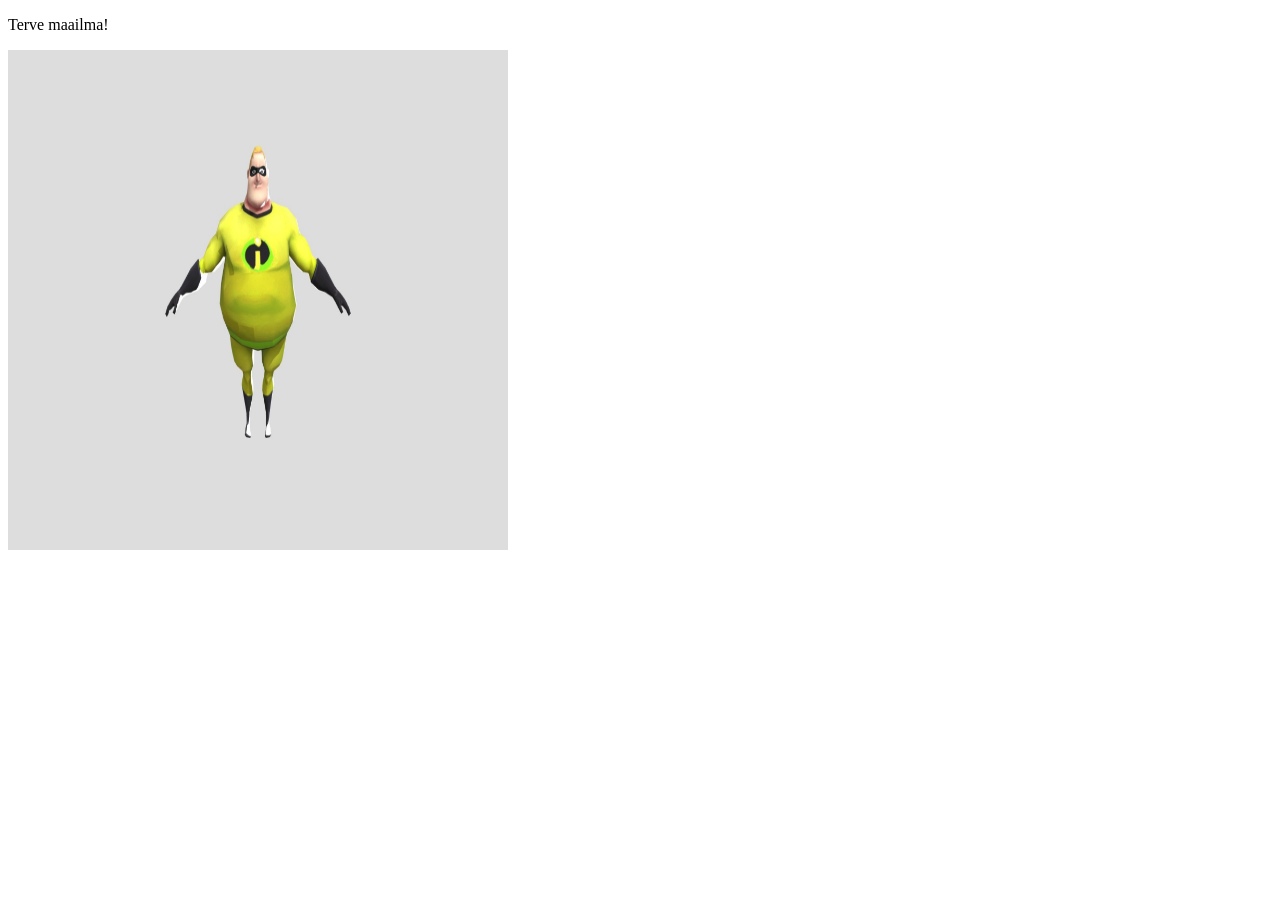
<file: demo2/index.html>
<!doctype html>
<html>
    <head>
      <title>Demo2</title>
    </head>
  <body>
    <p>Terve maailma!</p>
    <img src="gassy.jpeg" alt="incredible gassy" height="500" width="500">
  </body>
</html>
</file>
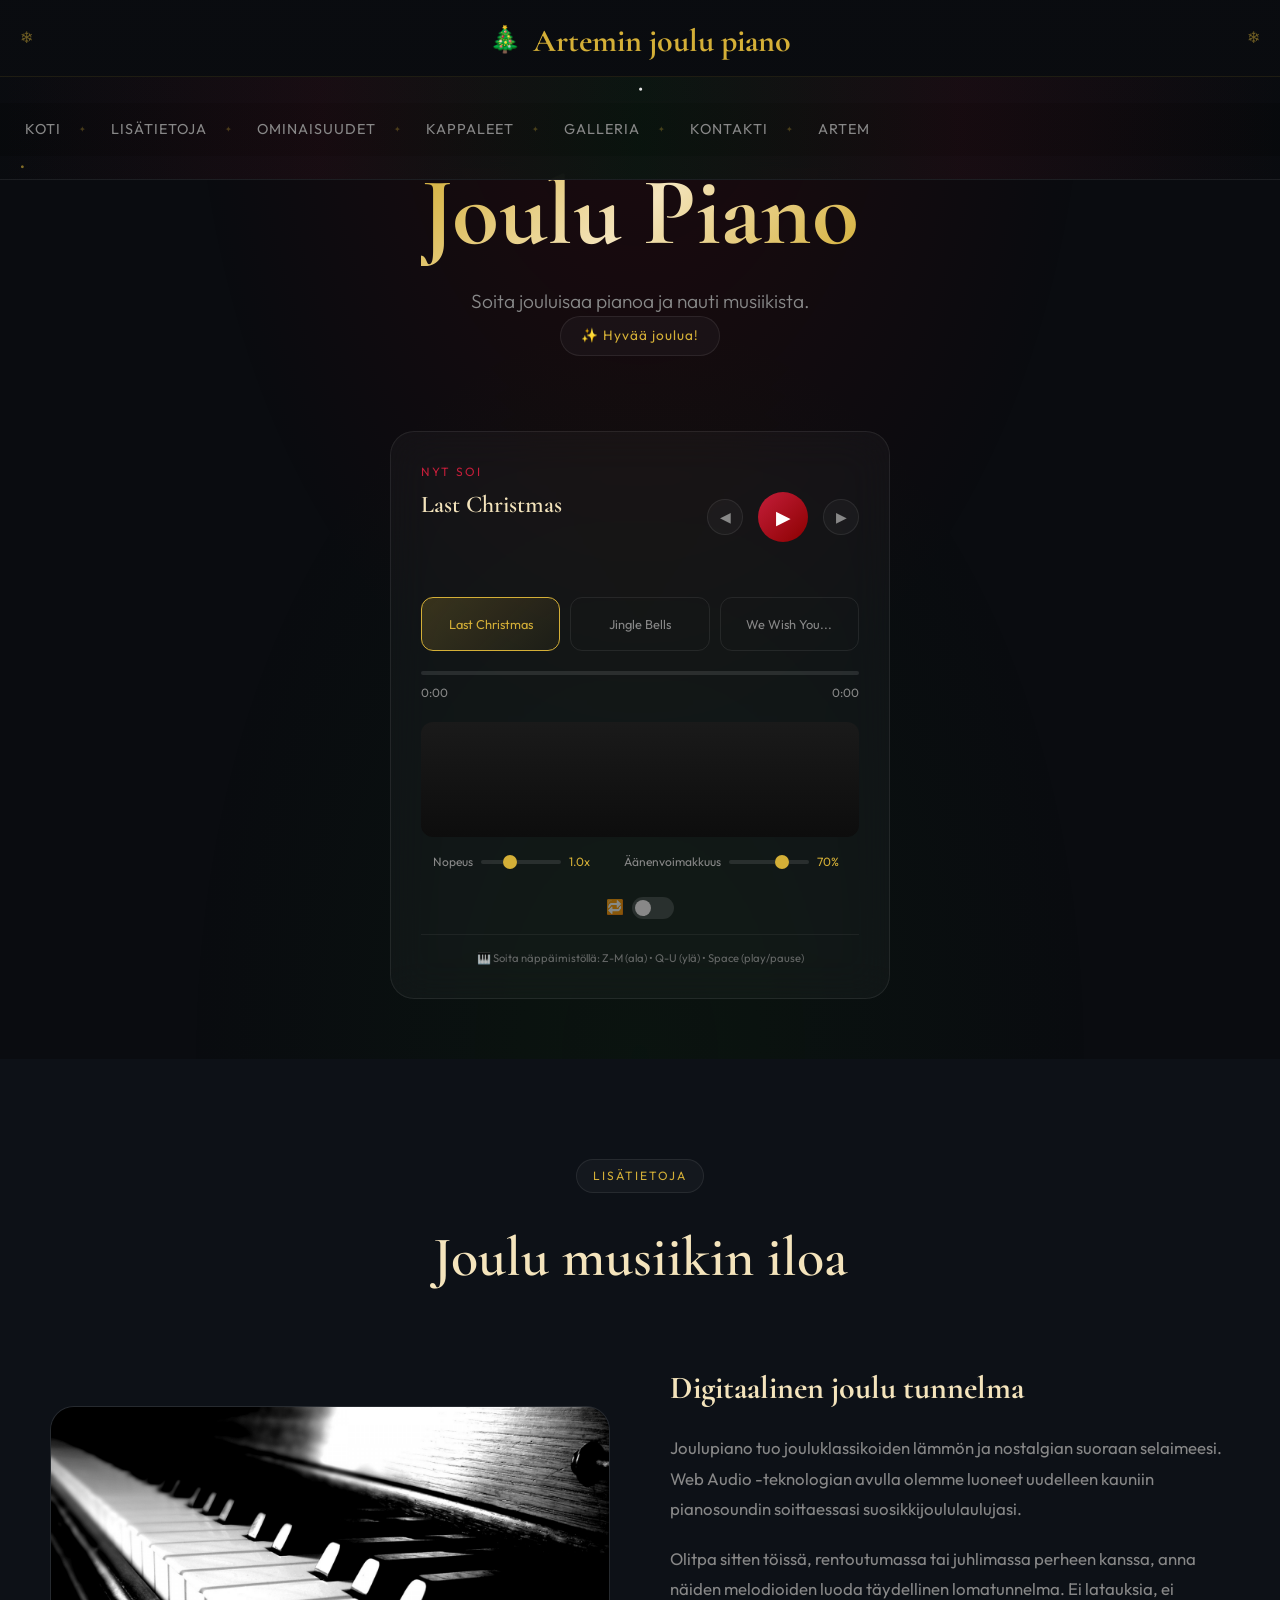
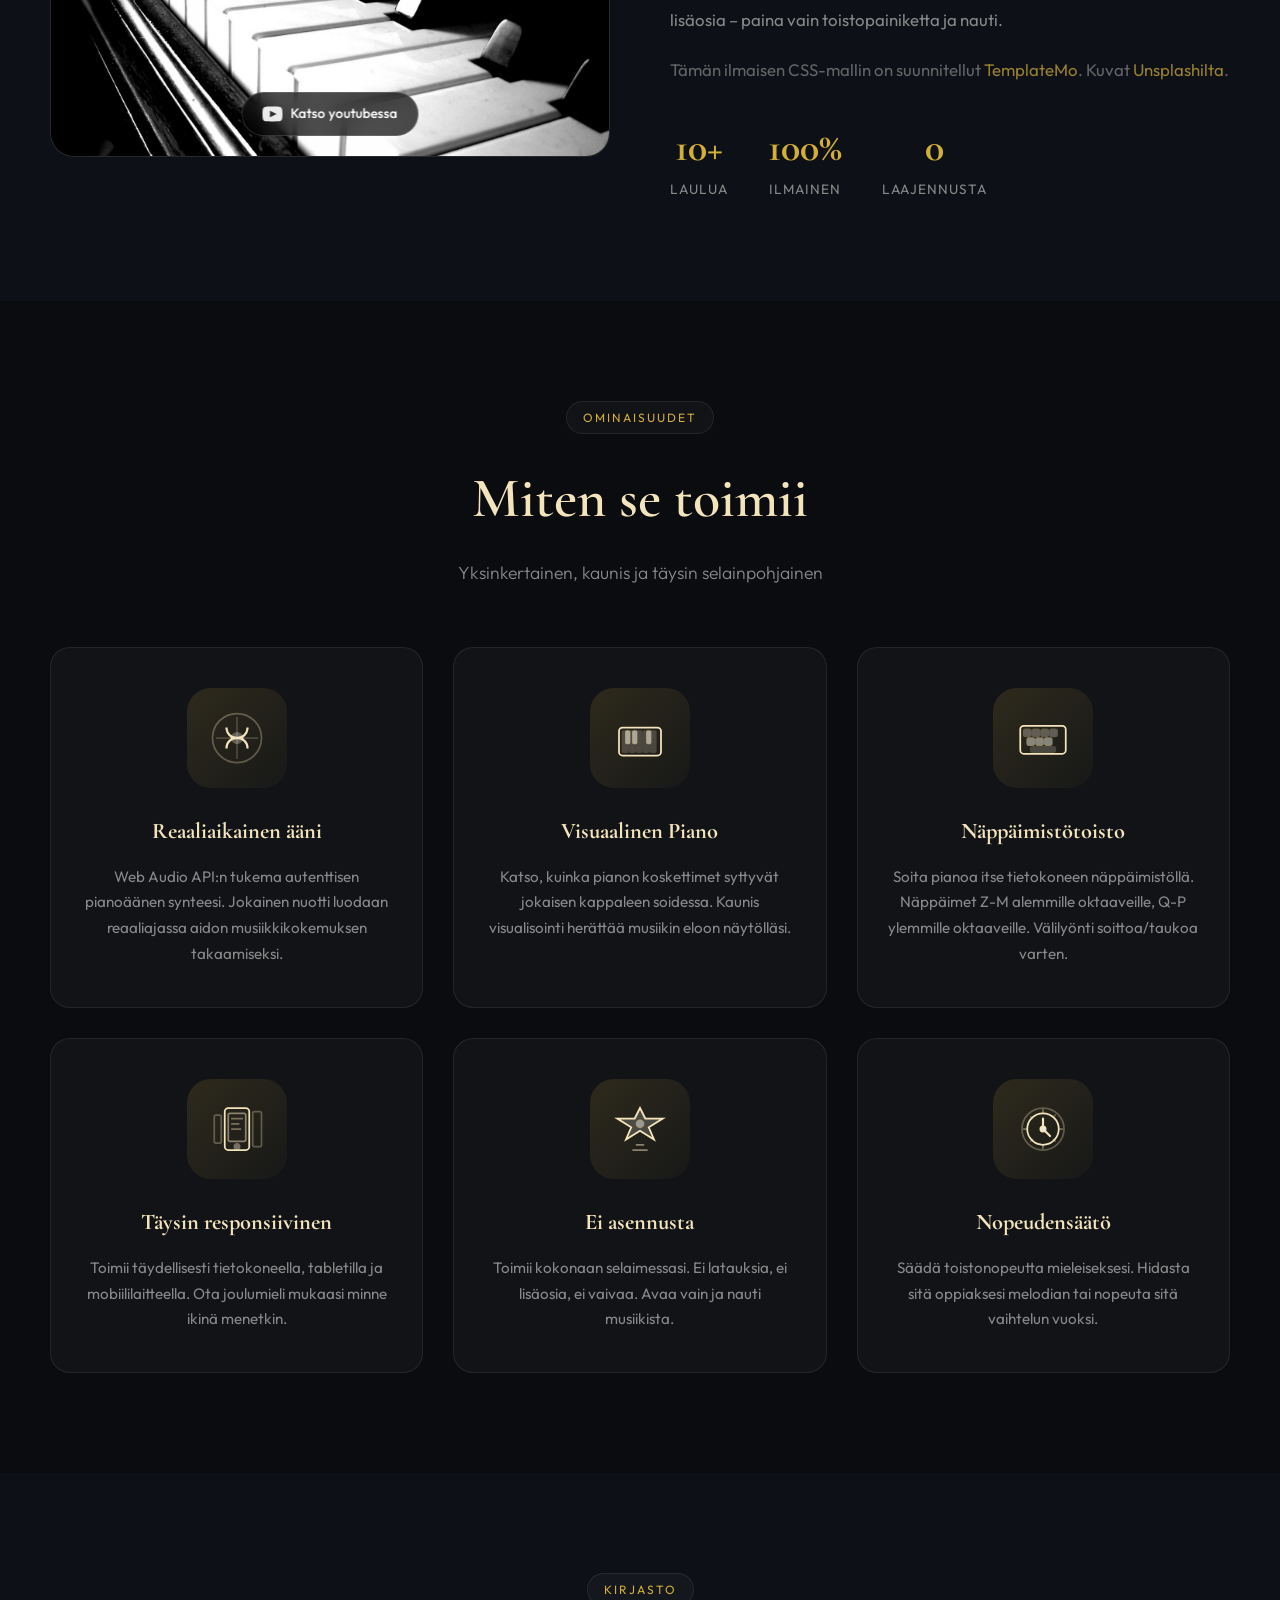
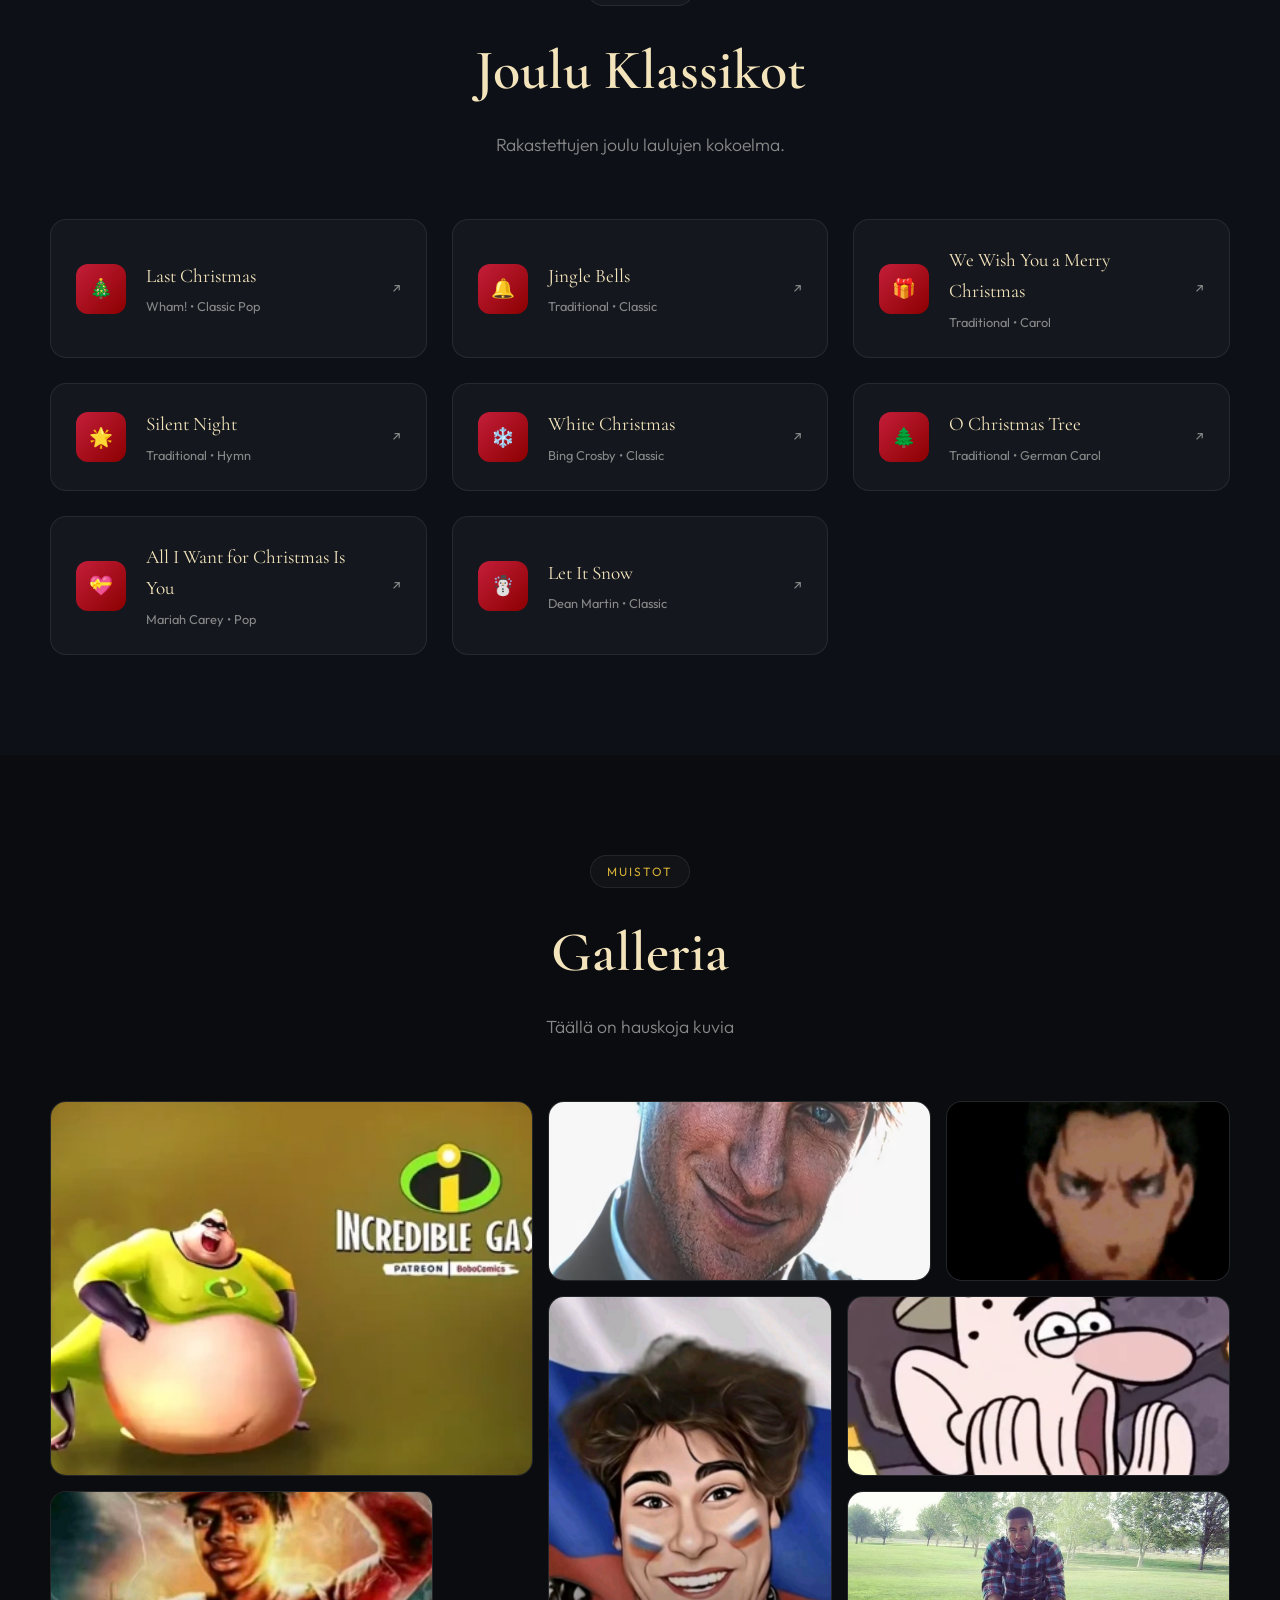
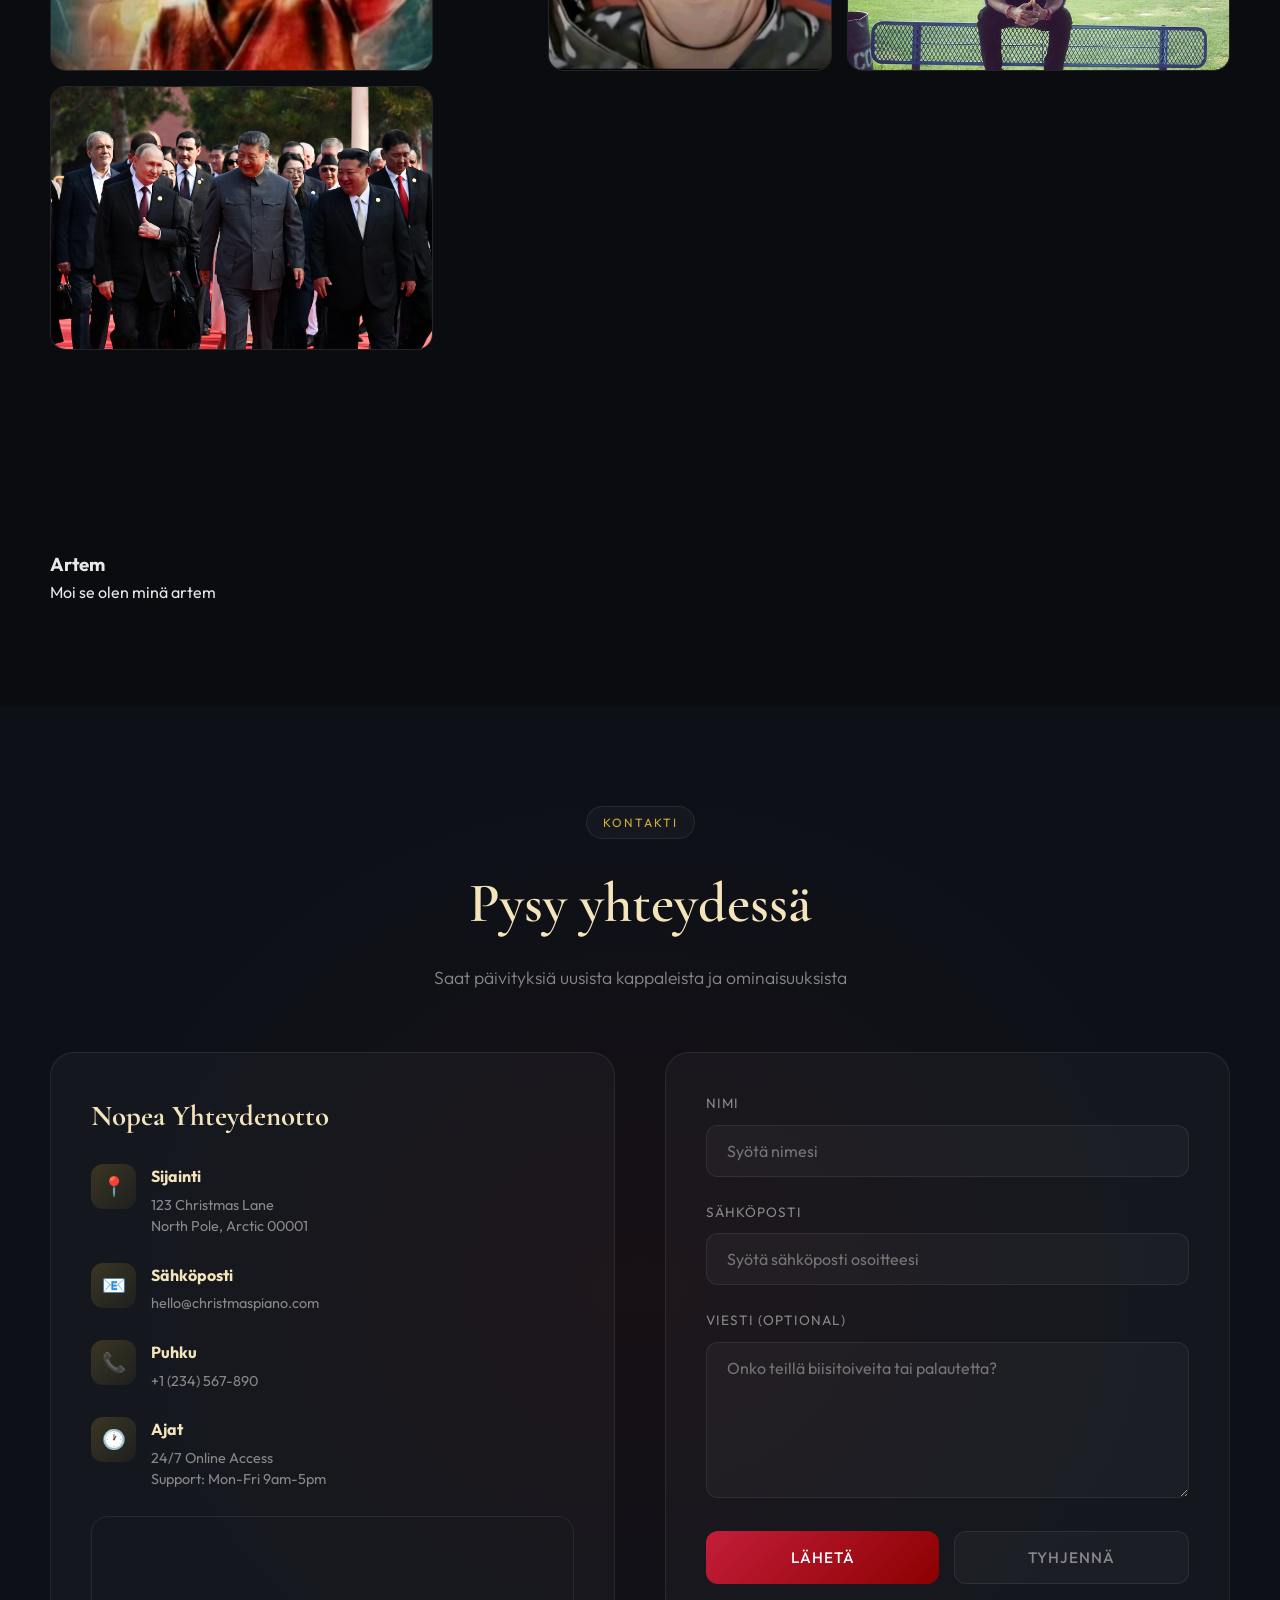
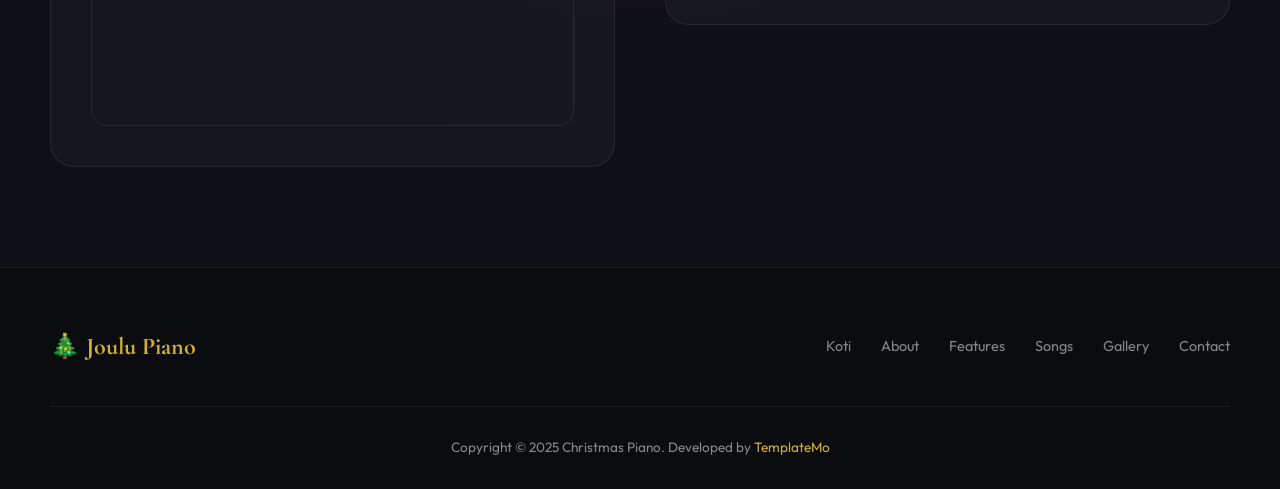
<file: demo4/index.html>
<!DOCTYPE html>
<html lang="fi">
<head>
    <meta charset="UTF-8">
    <meta name="viewport" content="width=device-width, initial-scale=1.0">
    <title>Joulu Piano
    </title>
    <link href="https://fonts.googleapis.com/css2?family=Cormorant+Garamond:wght@400;500;600;700&family=Outfit:wght@300;400;500;600&display=swap" rel="stylesheet">
    <link rel="stylesheet" href="templatemo-604-christmas-piano.css">
<!--

TemplateMo 604 Christmas Piano

https://templatemo.com/tm-604-christmas-piano

-->
</head>
<body>
    <!-- Snowflakes -->
    <div class="snowflakes" id="snowflakes"></div>

    <!-- Header -->
    <header>
        <!-- Logo Row -->
        <div class="header-logo-row">
            <a href="#hero" class="logo">
                <span class="logo-icon">🎄</span>
                Artemin joulu piano
            </a>
        </div>
        <!-- Navigation Row -->
        <div class="header-nav-row">
            <div class="nav-container">
                <span>•</span>
            </div>
            <ul class="nav-links" id="navLinks">
                <li><a href="#hero">Koti</a></li>
                <li><a href="#about">Lisätietoja</a></li>
                <li><a href="#features">Ominaisuudet</a></li>
                <li><a href="#songs">Kappaleet</a></li>
                <li><a href="#gallery">Galleria</a></li>
                <li><a href="#contact">Kontakti</a></li>
                <li><a href="#moika">Artem</a></li>
            </ul>
            <div class="nav-decor">
                <span>•</span>
            </div>
            <div class="nav-toggle" id="navToggle">
                <span></span>
                <span></span>
                <span></span>
            </div>
        </div>
    </header>

    <!-- Hero Section -->
    <section id="hero">
        <div class="hero-content">

            <h1>Joulu Piano</h1>
            <p class="hero-subtitle">Soita jouluisaa pianoa ja nauti musiikista.</p>
            <span class="hero-badge">✨ Hyvää joulua!</span>
        </div>

        <!-- Mini Piano Player -->
        <div class="mini-player">
            <div class="player-header">
                <div class="song-info">
                    <div class="now-playing">Nyt soi</div>
                    <div class="song-title" id="currentSongTitle">Last Christmas</div>
                </div>
                <div class="player-controls">
                    <button class="control-btn nav-btn" id="prevBtn">◀</button>
                    <button class="control-btn play-btn" id="playBtn">▶</button>
                    <button class="control-btn nav-btn" id="nextBtn">▶</button>
                </div>
            </div>

            <div class="song-selector">
                <button class="song-tab active" data-song="0">Last Christmas</button>
                <button class="song-tab" data-song="1">Jingle Bells</button>
                <button class="song-tab" data-song="2">We Wish You...</button>
            </div>

            <div class="progress-container">
                <div class="progress-bar" id="progressBar">
                    <div class="progress-fill" id="progressFill"></div>
                </div>
                <div class="time-display">
                    <span id="currentTime">0:00</span>
                    <span id="totalTime">0:00</span>
                </div>
            </div>

            <div class="mini-piano-container">
                <div class="mini-piano" id="miniPiano"></div>
            </div>

            <div class="player-controls-row">
                <div class="control-group">
                    <span class="control-label">Nopeus</span>
                    <input type="range" class="control-slider" id="speedSlider" min="0.5" max="2" step="0.1" value="1">
                    <span class="control-value" id="speedValue">1.0x</span>
                </div>
                <div class="control-group">
                    <span class="control-label">Äänenvoimakkuus</span>
                    <input type="range" class="control-slider" id="volumeSlider" min="0" max="1" step="0.1" value="0.7">
                    <span class="control-value" id="volumeValue">70%</span>
                </div>
                <div class="repeat-toggle" id="repeatToggle">
                    <span class="repeat-icon">🔁</span>
                    <div class="toggle-switch" id="repeatSwitch"></div>
                </div>
            </div>

            <div class="keyboard-hint">
                🎹 Soita näppäimistöllä: Z-M (ala) • Q-U (ylä) • Space (play/pause)
            </div>
        </div>
    </section>

    <!-- About Section -->
    <section id="about">
        <div class="section-header">
            <span class="section-badge">Lisätietoja</span>
            <h2>Joulu musiikin iloa</h2>
        </div>
        <div class="about-grid">
            <div class="about-media">
                <img src="images/piano.jpeg" alt="Christmas Piano">
                <a href="https://www.youtube.com/watch?v=E8gmARGvPlI" target="_blank" rel="noopener" class="youtube-btn">
                    <svg width="20" height="20" viewBox="0 0 24 24" fill="currentColor">
                        <path d="M19.615 3.184c-3.604-.246-11.631-.245-15.23 0-3.897.266-4.356 2.62-4.385 8.816.029 6.185.484 8.549 4.385 8.816 3.6.245 11.626.246 15.23 0 3.897-.266 4.356-2.62 4.385-8.816-.029-6.185-.484-8.549-4.385-8.816zm-10.615 12.816v-8l8 3.993-8 4.007z" />
                    </svg>
                    Katso youtubessa
                </a>
            </div>
            <div class="about-content">
                <h3>Digitaalinen joulu tunnelma</h3>
                <p>Joulupiano tuo jouluklassikoiden lämmön ja nostalgian suoraan selaimeesi. Web Audio -teknologian avulla olemme luoneet uudelleen kauniin pianosoundin soittaessasi suosikkijoululaulujasi.</p>
                <p>Olitpa sitten töissä, rentoutumassa tai juhlimassa perheen kanssa, anna näiden melodioiden luoda täydellinen lomatunnelma. Ei latauksia, ei lisäosia – paina vain toistopainiketta ja nauti.</p>
                <p class="about-credits">Tämän ilmaisen CSS-mallin on suunnitellut <a href="https://templatemo.com" target="_blank" rel="nofollow noopener">TemplateMo</a>. Kuvat <a href="https://unsplash.com" target="_blank" rel="nofollow noopener">Unsplashilta</a>.</p>
                <div class="about-stats">
                    <div class="stat">
                        <div class="stat-number">10+</div>
                        <div class="stat-label">Laulua</div>
                    </div>
                    <div class="stat">
                        <div class="stat-number">100%</div>
                        <div class="stat-label">Ilmainen</div>
                    </div>
                    <div class="stat">
                        <div class="stat-number">0</div>
                        <div class="stat-label">Laajennusta</div>
                    </div>
                </div>
            </div>
        </div>
    </section>

    <!-- Features Section -->
    <section id="features">
        <div class="section-header">
            <span class="section-badge">Ominaisuudet</span>
            <h2>Miten se toimii</h2>
            <p class="section-desc">Yksinkertainen, kaunis ja täysin selainpohjainen</p>
        </div>
        <div class="features-grid">
            <div class="feature-card">
                <div class="feature-icon">
                    <svg viewBox="0 0 64 64" fill="none" stroke="currentColor" stroke-width="2">
                        <circle cx="32" cy="32" r="28" stroke-opacity="0.3" />
                        <path d="M32 8v48M8 32h48" stroke-opacity="0.2" />
                        <path d="M20 20c0 8 6 12 12 12s12-4 12-12" stroke-width="2.5" />
                        <path d="M20 44c0-8 6-12 12-12s12 4 12 12" stroke-width="2.5" />
                        <circle cx="32" cy="32" r="6" fill="currentColor" opacity="0.3" />
                        <path d="M26 32h12" stroke-width="3" stroke-linecap="round" />
                    </svg>
                </div>
                <h3>Reaaliaikainen ääni</h3>
                <p>Web Audio API:n tukema autenttisen pianoäänen synteesi. Jokainen nuotti luodaan reaaliajassa aidon musiikkikokemuksen takaamiseksi.</p>
            </div>
            <div class="feature-card">
                <div class="feature-icon">
                    <svg viewBox="0 0 64 64" fill="none" stroke="currentColor" stroke-width="2">
                        <rect x="8" y="20" width="48" height="32" rx="4" stroke-width="2" />
                        <rect x="12" y="24" width="6" height="24" rx="1" fill="currentColor" opacity="0.2" />
                        <rect x="20" y="24" width="6" height="24" rx="1" fill="currentColor" opacity="0.2" />
                        <rect x="28" y="24" width="6" height="24" rx="1" fill="currentColor" opacity="0.2" />
                        <rect x="36" y="24" width="6" height="24" rx="1" fill="currentColor" opacity="0.2" />
                        <rect x="44" y="24" width="6" height="24" rx="1" fill="currentColor" opacity="0.2" />
                        <rect x="16" y="24" width="4" height="14" rx="1" fill="currentColor" opacity="0.6" />
                        <rect x="24" y="24" width="4" height="14" rx="1" fill="currentColor" opacity="0.6" />
                        <rect x="40" y="24" width="4" height="14" rx="1" fill="currentColor" opacity="0.6" />
                    </svg>
                </div>
                <h3>Visuaalinen Piano</h3>
                <p>Katso, kuinka pianon koskettimet syttyvät jokaisen kappaleen soidessa. Kaunis visualisointi herättää musiikin eloon näytölläsi.</p>
            </div>
            <div class="feature-card">
                <div class="feature-icon">
                    <svg viewBox="0 0 64 64" fill="none" stroke="currentColor" stroke-width="2">
                        <rect x="6" y="18" width="52" height="32" rx="4" />
                        <rect x="10" y="22" width="8" height="8" rx="2" fill="currentColor" opacity="0.3" />
                        <rect x="20" y="22" width="8" height="8" rx="2" fill="currentColor" opacity="0.3" />
                        <rect x="30" y="22" width="8" height="8" rx="2" fill="currentColor" opacity="0.3" />
                        <rect x="40" y="22" width="8" height="8" rx="2" fill="currentColor" opacity="0.3" />
                        <rect x="14" y="32" width="8" height="8" rx="2" fill="currentColor" opacity="0.5" />
                        <rect x="24" y="32" width="8" height="8" rx="2" fill="currentColor" opacity="0.5" />
                        <rect x="34" y="32" width="8" height="8" rx="2" fill="currentColor" opacity="0.5" />
                        <rect x="18" y="42" width="28" height="6" rx="2" fill="currentColor" opacity="0.2" />
                    </svg>
                </div>
                <h3>Näppäimistötoisto</h3>
                <p>Soita pianoa itse tietokoneen näppäimistöllä. Näppäimet Z-M alemmille oktaaveille, Q-P ylemmille oktaaveille. Välilyönti soittoa/taukoa varten.</p>
            </div>
            <div class="feature-card">
                <div class="feature-icon">
                    <svg viewBox="0 0 64 64" fill="none" stroke="currentColor" stroke-width="2">
                        <rect x="18" y="8" width="28" height="48" rx="4" />
                        <rect x="22" y="14" width="20" height="32" rx="2" stroke-opacity="0.5" />
                        <circle cx="32" cy="52" r="3" fill="currentColor" opacity="0.4" />
                        <path d="M26 20h12M26 26h8M26 32h10" stroke-opacity="0.4" stroke-linecap="round" />
                        <rect x="6" y="16" width="8" height="32" rx="2" stroke-opacity="0.3" />
                        <rect x="50" y="12" width="10" height="40" rx="2" stroke-opacity="0.3" />
                    </svg>
                </div>
                <h3>Täysin responsiivinen</h3>
                <p>Toimii täydellisesti tietokoneella, tabletilla ja mobiililaitteella. Ota joulumieli mukaasi minne ikinä menetkin.</p>
            </div>
            <div class="feature-card">
                <div class="feature-icon">
                    <svg viewBox="0 0 64 64" fill="none" stroke="currentColor" stroke-width="2">
                        <path d="M32 8L38 20H58L42 30L48 44L32 34L16 44L22 30L6 20H26L32 8Z" fill="currentColor" opacity="0.2" />
                        <path d="M32 8L38 20H58L42 30L48 44L32 34L16 44L22 30L6 20H26L32 8Z" />
                        <circle cx="32" cy="26" r="4" fill="currentColor" opacity="0.5" />
                        <path d="M28 50h8M24 56h16" stroke-linecap="round" stroke-opacity="0.5" />
                    </svg>
                </div>
                <h3>Ei asennusta</h3>
                <p>Toimii kokonaan selaimessasi. Ei latauksia, ei lisäosia, ei vaivaa. Avaa vain ja nauti musiikista.</p>
            </div>
            <div class="feature-card">
                <div class="feature-icon">
                    <svg viewBox="0 0 64 64" fill="none" stroke="currentColor" stroke-width="2">
                        <circle cx="32" cy="32" r="24" stroke-opacity="0.3" />
                        <circle cx="32" cy="32" r="18" />
                        <path d="M32 20v12l8 8" stroke-width="2.5" stroke-linecap="round" stroke-linejoin="round" />
                        <circle cx="32" cy="32" r="3" fill="currentColor" />
                        <path d="M32 10v4M32 50v4M10 32h4M50 32h4" stroke-linecap="round" stroke-opacity="0.4" />
                        <path d="M18 18l2 2M44 44l2 2M18 46l2-2M44 18l2-2" stroke-linecap="round" stroke-opacity="0.3" />
                    </svg>
                </div>
                <h3>Nopeudensäätö</h3>
                <p>Säädä toistonopeutta mieleiseksesi. Hidasta sitä oppiaksesi melodian tai nopeuta sitä vaihtelun vuoksi.</p>
            </div>
        </div>
    </section>

    <!-- Songs Section -->
    <section id="songs">
        <div class="section-header">
            <span class="section-badge">Kirjasto</span>
            <h2>Joulu Klassikot</h2>
            <p class="section-desc">Rakastettujen joulu laulujen kokoelma.</p>
        </div>
        <div class="songs-grid">
            <a href="https://www.youtube.com/watch?v=E8gmARGvPlI" target="_blank" rel="noopener" class="song-card">
                <div class="song-card-icon">🎄</div>
                <div class="song-card-info">
                    <div class="song-card-title">Last Christmas</div>
                    <div class="song-card-meta">Wham! • Classic Pop</div>
                </div>
                <div class="song-card-duration">↗</div>
            </a>
            <a href="https://www.youtube.com/results?search_query=jingle+bells+piano" target="_blank" rel="noopener" class="song-card">
                <div class="song-card-icon">🔔</div>
                <div class="song-card-info">
                    <div class="song-card-title">Jingle Bells</div>
                    <div class="song-card-meta">Traditional • Classic</div>
                </div>
                <div class="song-card-duration">↗</div>
            </a>
            <a href="https://www.youtube.com/watch?v=g-OF7KGyDis" target="_blank" rel="noopener" class="song-card">
                <div class="song-card-icon">🎁</div>
                <div class="song-card-info">
                    <div class="song-card-title">We Wish You a Merry Christmas</div>
                    <div class="song-card-meta">Traditional • Carol</div>
                </div>
                <div class="song-card-duration">↗</div>
            </a>
            <a href="https://www.youtube.com/results?search_query=silent+night+piano+instrumental" target="_blank" rel="noopener" class="song-card">
                <div class="song-card-icon">🌟</div>
                <div class="song-card-info">
                    <div class="song-card-title">Silent Night</div>
                    <div class="song-card-meta">Traditional • Hymn</div>
                </div>
                <div class="song-card-duration">↗</div>
            </a>
            <a href="https://www.youtube.com/results?search_query=white+christmas+piano" target="_blank" rel="noopener" class="song-card">
                <div class="song-card-icon">❄️</div>
                <div class="song-card-info">
                    <div class="song-card-title">White Christmas</div>
                    <div class="song-card-meta">Bing Crosby • Classic</div>
                </div>
                <div class="song-card-duration">↗</div>
            </a>
            <a href="https://www.youtube.com/results?search_query=o+christmas+tree+piano" target="_blank" rel="noopener" class="song-card">
                <div class="song-card-icon">🌲</div>
                <div class="song-card-info">
                    <div class="song-card-title">O Christmas Tree</div>
                    <div class="song-card-meta">Traditional • German Carol</div>
                </div>
                <div class="song-card-duration">↗</div>
            </a>
            <a href="https://www.youtube.com/results?search_query=all+i+want+for+christmas+is+you+piano" target="_blank" rel="noopener" class="song-card">
                <div class="song-card-icon">💝</div>
                <div class="song-card-info">
                    <div class="song-card-title">All I Want for Christmas Is You</div>
                    <div class="song-card-meta">Mariah Carey • Pop</div>
                </div>
                <div class="song-card-duration">↗</div>
            </a>
            <a href="https://www.youtube.com/results?search_query=let+it+snow+piano+instrumental" target="_blank" rel="noopener" class="song-card">
                <div class="song-card-icon">☃️</div>
                <div class="song-card-info">
                    <div class="song-card-title">Let It Snow</div>
                    <div class="song-card-meta">Dean Martin • Classic</div>
                </div>
                <div class="song-card-duration">↗</div>
            </a>
        </div>
    </section>

    <!-- Gallery Section -->
    <section id="gallery">
        <div class="section-header">
            <span class="section-badge">Muistot</span>
            <h2>Galleria</h2>
            <p class="section-desc">Täällä on hauskoja kuvia</p>
        </div>
        <div class="gallery-grid">
            <div class="gallery-item" data-index="0">
                <img src="images/gassy.png" alt="Gassy">
                <div class="gallery-icon">+</div>
            </div>
            <div class="gallery-item" data-index="1">
                <img src="images/loganpaul.png" alt="LoganPaul">
                <div class="gallery-icon">+</div>
            </div>
            <div class="gallery-item" data-index="2">
                <img src="images/subaru.jpg" alt="ok">
                <div class="gallery-icon">+</div>
            </div>
            <div class="gallery-item" data-index="3">
                <img src="images/cookieking.png" alt="Keksi Kuningas">
                <div class="gallery-icon">+</div>
            </div>
            <div class="gallery-item" data-index="4">
                <img src="images/cityboy.png" alt="Kaupunki poika">
                <div class="gallery-icon">+</div>
            </div>
            <div class="gallery-item" data-index="5">
                <img src="images/ishowspeed.jpg" alt="ishowspeed">
                <div class="gallery-icon">+</div>
            </div>
            <div class="gallery-item" data-index="6">
                <img src="images/dale.jpg" alt="ltg">
                <div class="gallery-icon">+</div>
            </div>
            <div class="gallery-item" data-index="7">
                <img src="images/boi.png" alt="thebois">
                <div class="gallery-icon">+</div>
            </div>
        </div>
    </section>
    <section id="moika">
            <h3>Artem</h3>
            <p>Moi se olen minä artem</p>
    </section>

    <!-- Contact Section -->
    <section id="contact">
        <div class="section-header">
            <span class="section-badge">Kontakti</span>
            <h2>Pysy yhteydessä</h2>
            <p class="section-desc">Saat päivityksiä uusista kappaleista ja ominaisuuksista</p>
        </div>
        <div class="contact-container">
            <!-- Contact Info Column -->
            <div class="contact-info">
                <h3>Nopea Yhteydenotto</h3>
                <div class="contact-item">
                    <div class="contact-item-icon">📍</div>
                    <div class="contact-item-content">
                        <h4>Sijainti</h4>
                        <p><a href="https://www.google.com/maps/place/New+York,+NY,+USA" target="_blank" rel="noopener">123 Christmas Lane<br>North Pole, Arctic 00001</a></p>
                    </div>
                </div>
                <div class="contact-item">
                    <div class="contact-item-icon">📧</div>
                    <div class="contact-item-content">
                        <h4>Sähköposti</h4>
                        <p><a href="mailto:hello@christmaspiano.com">hello@christmaspiano.com</a></p>
                    </div>
                </div>
                <div class="contact-item">
                    <div class="contact-item-icon">📞</div>
                    <div class="contact-item-content">
                        <h4>Puhku</h4>
                        <p><a href="tel:+1234567890">+1 (234) 567-890</a></p>
                    </div>
                </div>
                <div class="contact-item">
                    <div class="contact-item-icon">🕐</div>
                    <div class="contact-item-content">
                        <h4>Ajat</h4>
                        <p>24/7 Online Access<br>Support: Mon-Fri 9am-5pm</p>
                    </div>
                </div>
                <div class="contact-map">
                    <iframe src="https://www.google.com/maps/embed?pb=!1m18!1m12!1m3!1d387193.305935303!2d-74.25986548248684!3d40.69714941932609!2m3!1f0!2f0!3f0!3m2!1i1024!2i768!4f13.1!3m3!1m2!1s0x89c24fa5d33f083b%3A0xc80b8f06e177fe62!2sNew%20York%2C%20NY%2C%20USA!5e0!3m2!1sen!2s!4v1638561234567!5m2!1sen!2s" allowfullscreen="" loading="lazy"></iframe>
                </div>
            </div>
            <!-- Contact Form Column -->
            <form class="contact-form" id="contactForm">
                <div class="form-group">
                    <label for="name">Nimi</label>
                    <input type="text" id="name" name="name" placeholder="Syötä nimesi" required>
                </div>
                <div class="form-group">
                    <label for="email">Sähköposti</label>
                    <input type="email" id="email" name="email" placeholder="Syötä sähköposti osoitteesi" required>
                </div>
                <div class="form-group">
                    <label for="message">Viesti (Optional)</label>
                    <textarea id="message" name="message" placeholder="Onko teillä biisitoiveita tai palautetta?"></textarea>
                </div>
                <div class="form-buttons">
                    <button type="submit" class="btn btn-submit">Lähetä</button>
                    <button type="reset" class="btn btn-clear">Tyhjennä</button>
                </div>
            </form>
        </div>
    </section>

    <!-- Footer -->
    <footer>
        <div class="footer-content">
            <div class="footer-logo">🎄 Joulu Piano</div>
            <div class="footer-links">
                <a href="#hero">Koti</a>
                <a href="#about">About</a>
                <a href="#features">Features</a>
                <a href="#songs">Songs</a>
                <a href="#gallery">Gallery</a>
                <a href="#contact">Contact</a>
            </div>
        </div>
        <div class="footer-bottom">
            <p>Copyright © 2025 Christmas Piano. Developed by <a rel="nofollow" href="https://templatemo.com" target="_blank">TemplateMo</a></p>
        </div>
    </footer>

    <script src="templatemo-604-piano-scripts.js"></script>
</body>
</html>
</file>
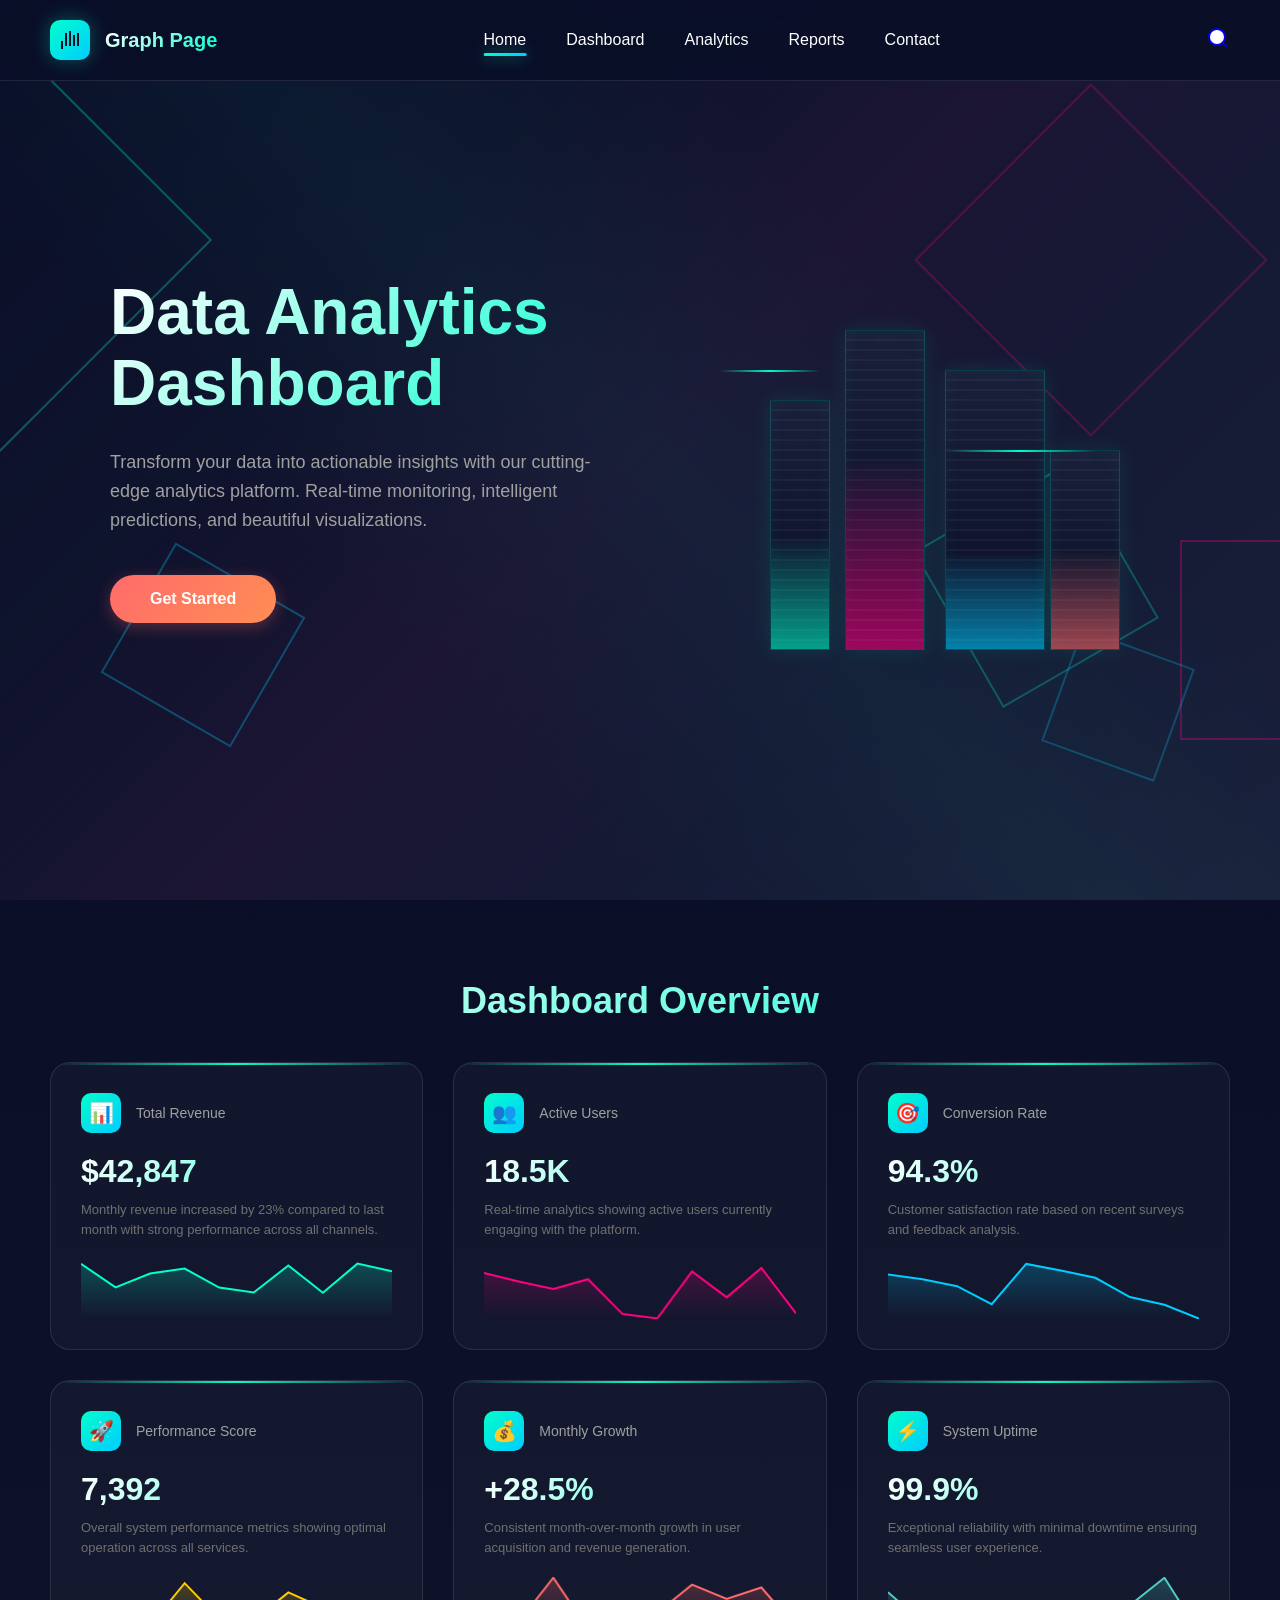
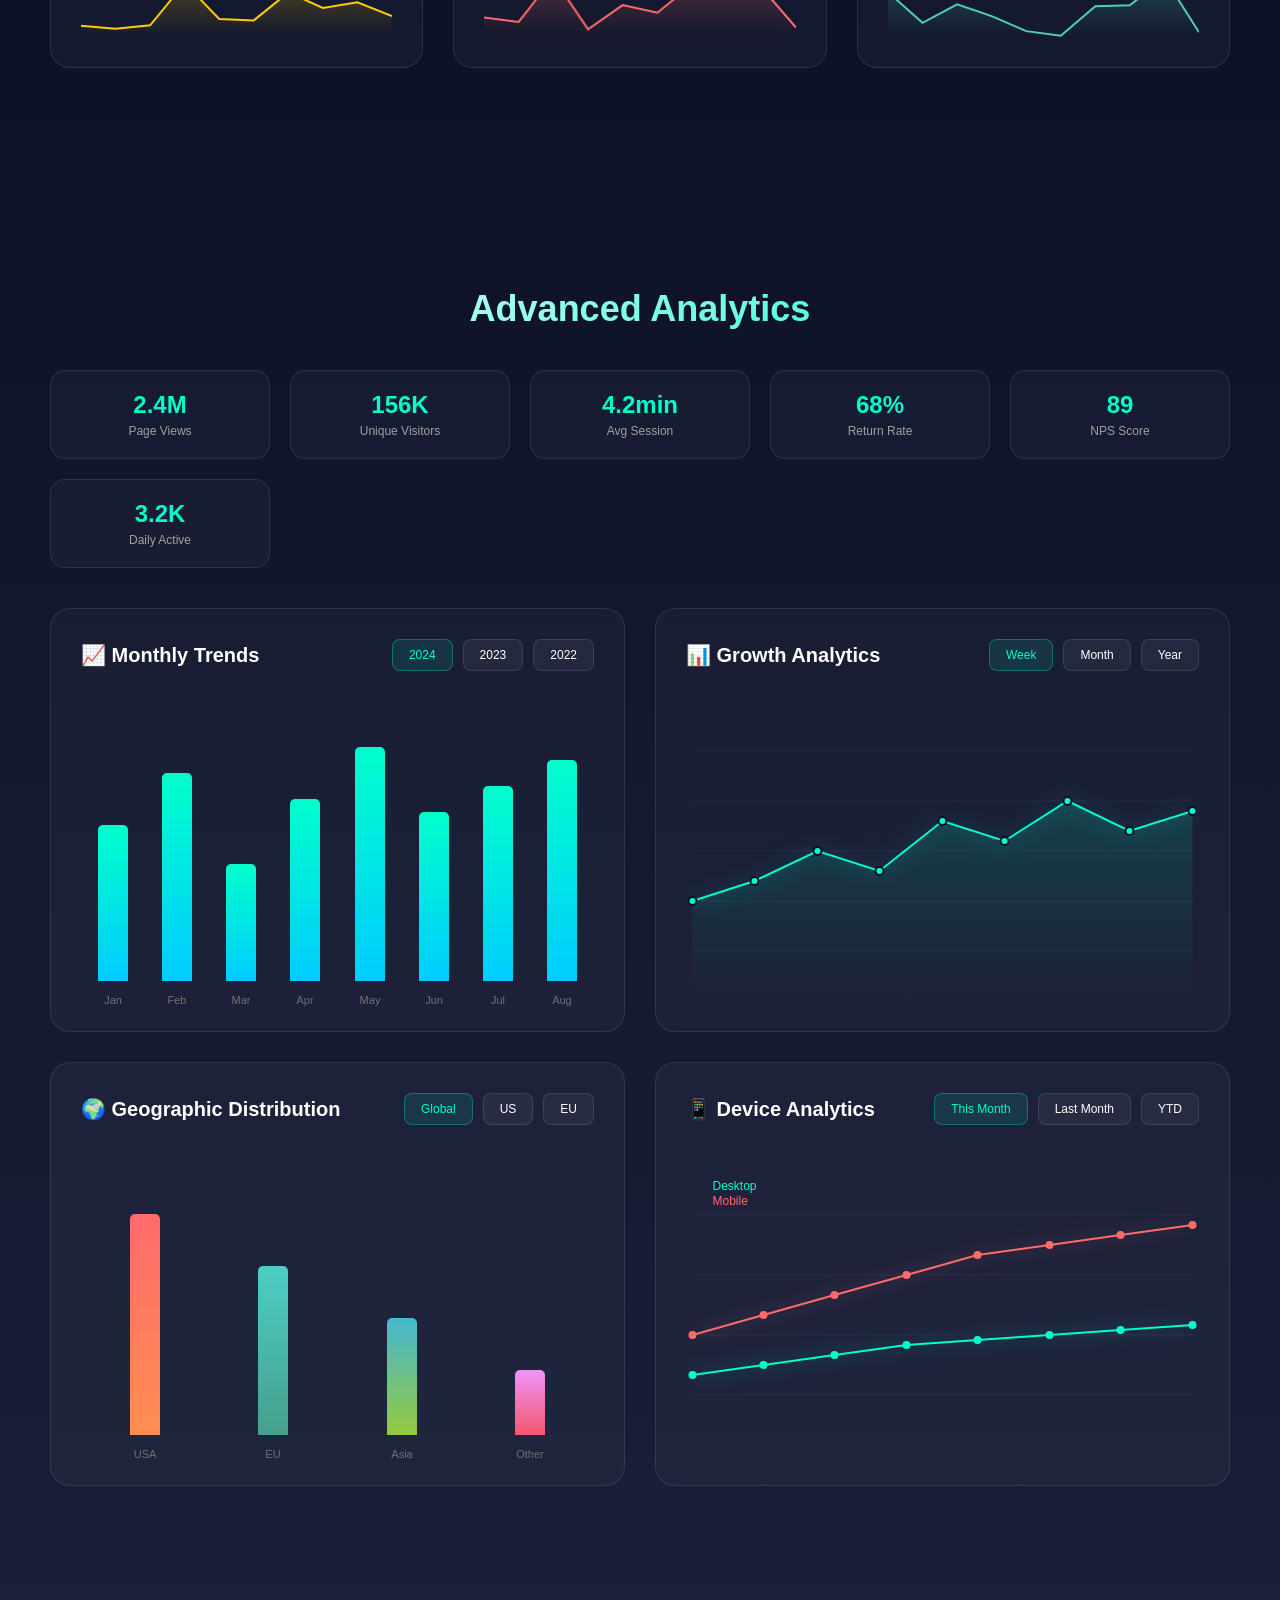
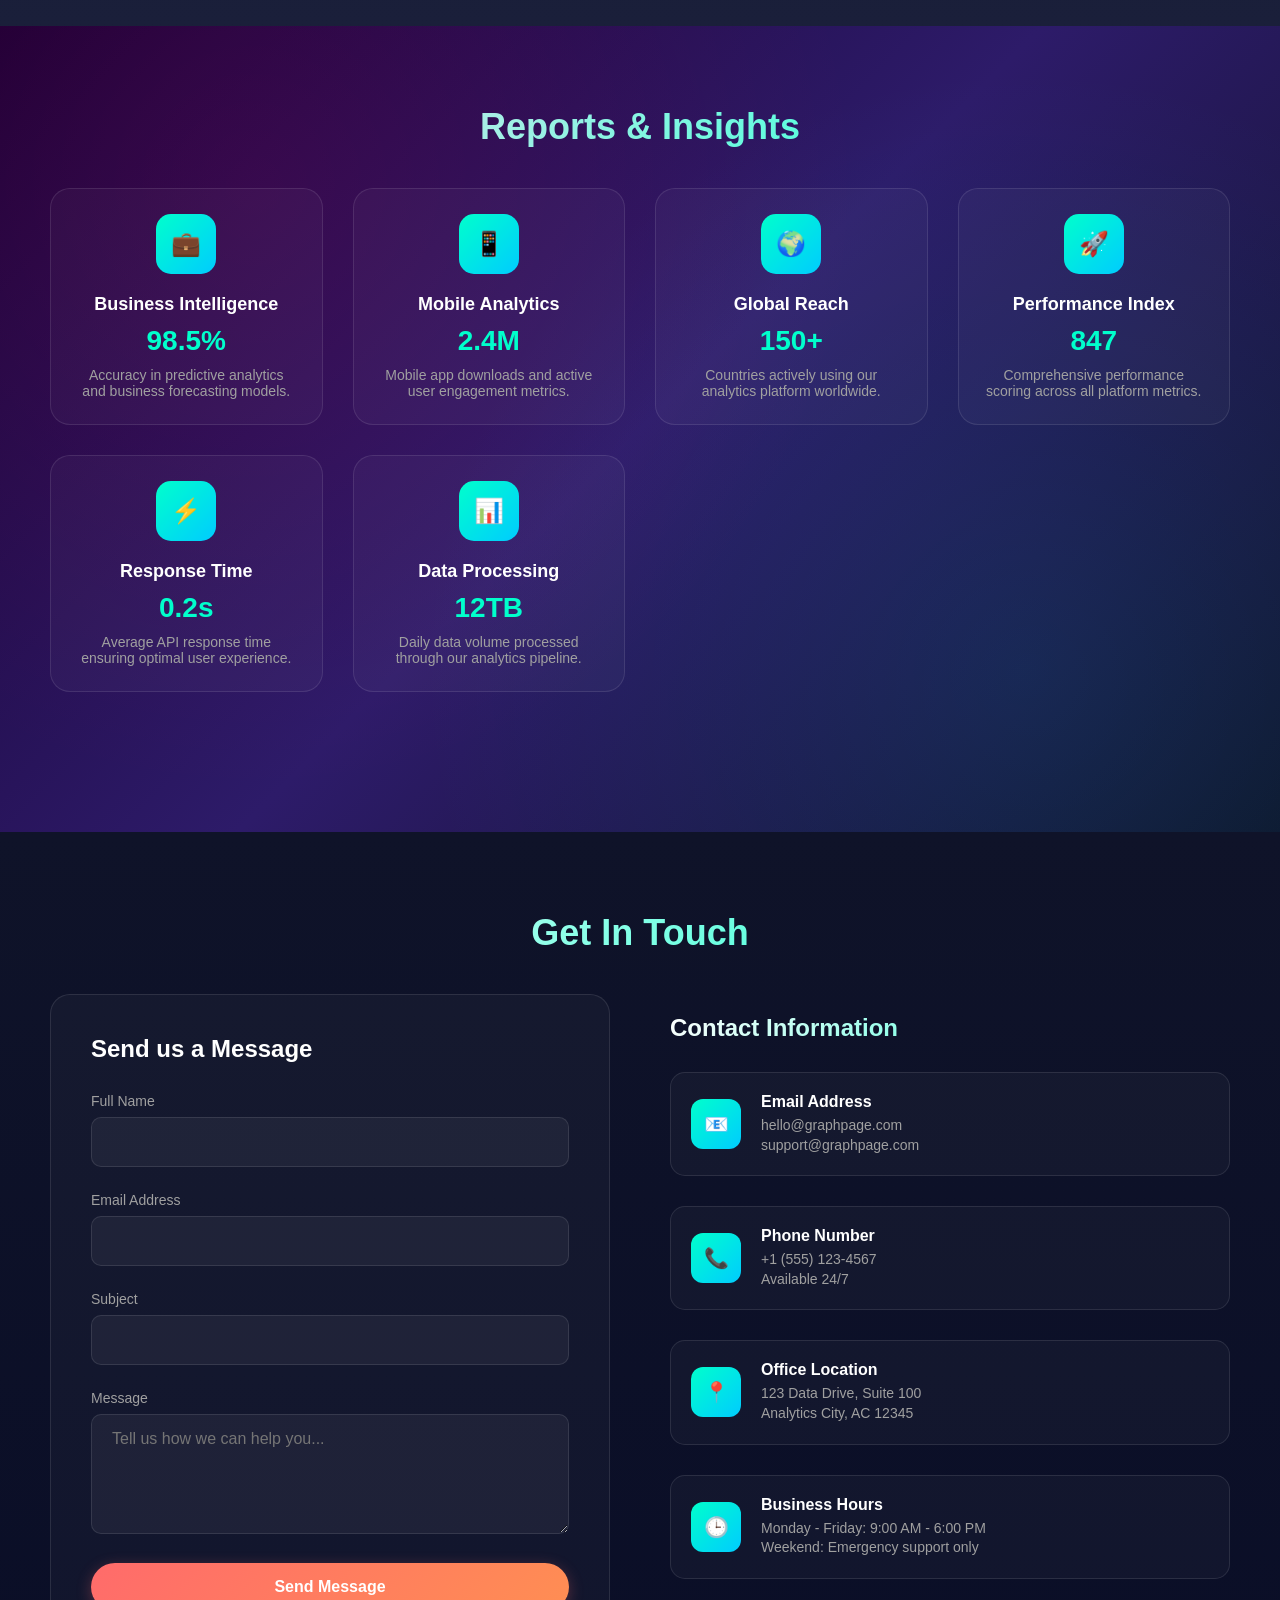
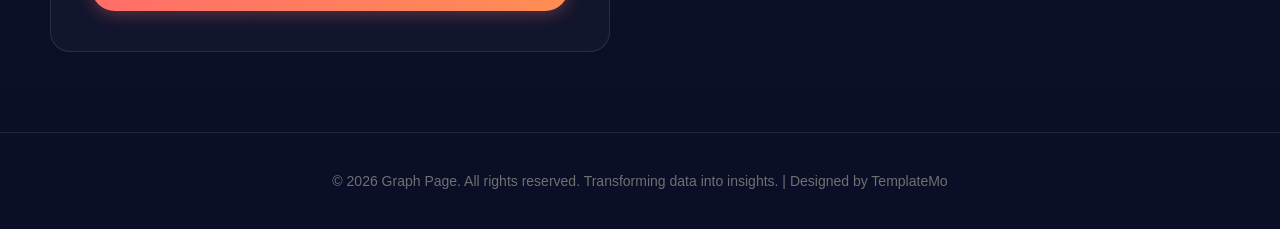
<file: demo5-pohja/index.html>
<!DOCTYPE html>
<html lang="en">
<head>
    <meta charset="UTF-8">
    <meta name="viewport" content="width=device-width, initial-scale=1.0">
    <title>Graph Page - Modern Analytics Dashboard</title>
    <link rel="stylesheet" href="templatemo-graph-page.css">
<!-- 

TemplateMo 602 Graph Page

https://templatemo.com/tm-602-graph-page

-->
</head>
<body>
    <!-- Navigation -->
    <nav id="navbar">
        <div class="nav-container">
            <a href="#home" class="logo">
                <div class="logo-icon">
                    <svg viewBox="0 0 24 24">
                        <path d="M3 13h2v8H3zm4-8h2v13H7zm4-2h2v15h-2zm4 4h2v11h-2zm4-2h2v13h-2z"/>
                    </svg>
                </div>
                <span class="logo-text">Graph Page</span>
            </a>
            <ul class="nav-links">
                <li><a href="#home" class="active">Home</a></li>
                <li><a href="#dashboard">Dashboard</a></li>
                <li><a href="#analytics">Analytics</a></li>
                <li><a href="#reports">Reports</a></li>
                <li><a href="#contact">Contact</a></li>
            </ul>
            <a href="https://www.google.com/search" target="_blank" rel="noopener" title="Search">
                <svg class="search-icon" viewBox="0 0 24 24" fill="none" stroke="currentColor" stroke-width="2">
                    <circle cx="11" cy="11" r="8"></circle>
                    <path d="m21 21-4.35-4.35"></path>
                </svg>
            </a>
            <div class="hamburger" id="hamburger">
                <span></span>
                <span></span>
                <span></span>
            </div>
        </div>
        <ul class="nav-links-mobile" id="navLinksMobile">
            <li><a href="#home" class="active">Home</a></li>
            <li><a href="#dashboard">Dashboard</a></li>
            <li><a href="#analytics">Analytics</a></li>
            <li><a href="#reports">Reports</a></li>
            <li><a href="#contact">Contact</a></li>
        </ul>
    </nav>

    <!-- Hero Section -->
    <section class="hero" id="home">
        <div class="hero-bg"></div>
        <div class="geometric-shapes">
            <div class="shape shape1"></div>
            <div class="shape shape2"></div>
            <div class="shape shape3"></div>
            <div class="shape shape4"></div>
            <div class="shape shape5"></div>
            <div class="shape shape6"></div>
        </div>
        
        <div class="hero-content">
            <div class="hero-text">
                <h1>Data Analytics<br>Dashboard</h1>
                <p>Transform your data into actionable insights with our cutting-edge analytics platform. Real-time monitoring, intelligent predictions, and beautiful visualizations.</p>
                <a href="#dashboard" class="cta-button">Get Started</a>
            </div>
            
            <div class="hero-visual">
                <div class="city-container">
                    <div class="building building1">
                        <div class="building-fill"></div>
                        <div class="building-windows"></div>
                    </div>
                    <div class="building building2">
                        <div class="building-fill"></div>
                        <div class="building-windows"></div>
                    </div>
                    <div class="building building3">
                        <div class="building-fill"></div>
                        <div class="building-windows"></div>
                    </div>
                    <div class="building building4">
                        <div class="building-fill"></div>
                        <div class="building-windows"></div>
                    </div>
                    <div class="neon-line neon-line1"></div>
                    <div class="neon-line neon-line2"></div>
                </div>
            </div>
        </div>
    </section>

    <!-- Dashboard Section -->
    <section class="dashboard-section" id="dashboard">
        <div class="dashboard-container">
            <h2 class="section-title">Dashboard Overview</h2>
            <!-- Stats Cards -->
            <div class="stats-grid">
                <div class="stat-card">
                    <div class="stat-header">
                        <div class="stat-icon">📊</div>
                        <div class="stat-title">Total Revenue</div>
                    </div>
                    <div class="stat-value">$42,847</div>
                    <div class="stat-description">Monthly revenue increased by 23% compared to last month with strong performance across all channels.</div>
                    <div class="stat-chart">
                        <canvas class="mini-chart" id="miniChart1"></canvas>
                    </div>
                </div>

                <div class="stat-card">
                    <div class="stat-header">
                        <div class="stat-icon">👥</div>
                        <div class="stat-title">Active Users</div>
                    </div>
                    <div class="stat-value">18.5K</div>
                    <div class="stat-description">Real-time analytics showing active users currently engaging with the platform.</div>
                    <div class="stat-chart">
                        <canvas class="mini-chart" id="miniChart2"></canvas>
                    </div>
                </div>

                <div class="stat-card">
                    <div class="stat-header">
                        <div class="stat-icon">🎯</div>
                        <div class="stat-title">Conversion Rate</div>
                    </div>
                    <div class="stat-value">94.3%</div>
                    <div class="stat-description">Customer satisfaction rate based on recent surveys and feedback analysis.</div>
                    <div class="stat-chart">
                        <canvas class="mini-chart" id="miniChart3"></canvas>
                    </div>
                </div>

                <div class="stat-card">
                    <div class="stat-header">
                        <div class="stat-icon">🚀</div>
                        <div class="stat-title">Performance Score</div>
                    </div>
                    <div class="stat-value">7,392</div>
                    <div class="stat-description">Overall system performance metrics showing optimal operation across all services.</div>
                    <div class="stat-chart">
                        <canvas class="mini-chart" id="miniChart4"></canvas>
                    </div>
                </div>

                <div class="stat-card">
                    <div class="stat-header">
                        <div class="stat-icon">💰</div>
                        <div class="stat-title">Monthly Growth</div>
                    </div>
                    <div class="stat-value">+28.5%</div>
                    <div class="stat-description">Consistent month-over-month growth in user acquisition and revenue generation.</div>
                    <div class="stat-chart">
                        <canvas class="mini-chart" id="miniChart5"></canvas>
                    </div>
                </div>

                <div class="stat-card">
                    <div class="stat-header">
                        <div class="stat-icon">⚡</div>
                        <div class="stat-title">System Uptime</div>
                    </div>
                    <div class="stat-value">99.9%</div>
                    <div class="stat-description">Exceptional reliability with minimal downtime ensuring seamless user experience.</div>
                    <div class="stat-chart">
                        <canvas class="mini-chart" id="miniChart6"></canvas>
                    </div>
                </div>
            </div>
        </div>
    </section>

    <!-- Analytics Section -->
    <section class="analytics-section" id="analytics">
        <div class="dashboard-container">
            <h2 class="section-title">Advanced Analytics</h2>
            
            <!-- Key Metrics Overview -->
            <div class="metrics-grid">
                <div class="metric-item">
                    <div class="metric-value">2.4M</div>
                    <div class="metric-label">Page Views</div>
                </div>
                <div class="metric-item">
                    <div class="metric-value">156K</div>
                    <div class="metric-label">Unique Visitors</div>
                </div>
                <div class="metric-item">
                    <div class="metric-value">4.2min</div>
                    <div class="metric-label">Avg Session</div>
                </div>
                <div class="metric-item">
                    <div class="metric-value">68%</div>
                    <div class="metric-label">Return Rate</div>
                </div>
                <div class="metric-item">
                    <div class="metric-value">89</div>
                    <div class="metric-label">NPS Score</div>
                </div>
                <div class="metric-item">
                    <div class="metric-value">3.2K</div>
                    <div class="metric-label">Daily Active</div>
                </div>
            </div>

            <!-- Chart Cards -->
            <div class="charts-grid">
                <div class="chart-card">
                    <div class="chart-header">
                        <h3 class="chart-title">📈 Monthly Trends</h3>
                        <div class="chart-options">
                            <span class="chart-option active">2024</span>
                            <span class="chart-option">2023</span>
                            <span class="chart-option">2022</span>
                        </div>
                    </div>
                    <div class="chart-container">
                        <div class="bar-chart" id="barChart">
                            <div class="bar" style="height: 60%">
                                <span class="bar-value">120</span>
                                <span class="bar-label">Jan</span>
                            </div>
                            <div class="bar" style="height: 80%">
                                <span class="bar-value">180</span>
                                <span class="bar-label">Feb</span>
                            </div>
                            <div class="bar" style="height: 45%">
                                <span class="bar-value">90</span>
                                <span class="bar-label">Mar</span>
                            </div>
                            <div class="bar" style="height: 70%">
                                <span class="bar-value">140</span>
                                <span class="bar-label">Apr</span>
                            </div>
                            <div class="bar" style="height: 90%">
                                <span class="bar-value">200</span>
                                <span class="bar-label">May</span>
                            </div>
                            <div class="bar" style="height: 65%">
                                <span class="bar-value">130</span>
                                <span class="bar-label">Jun</span>
                            </div>
                            <div class="bar" style="height: 75%">
                                <span class="bar-value">150</span>
                                <span class="bar-label">Jul</span>
                            </div>
                            <div class="bar" style="height: 85%">
                                <span class="bar-value">170</span>
                                <span class="bar-label">Aug</span>
                            </div>
                        </div>
                    </div>
                </div>

                <div class="chart-card">
                    <div class="chart-header">
                        <h3 class="chart-title">📊 Growth Analytics</h3>
                        <div class="chart-options">
                            <span class="chart-option active">Week</span>
                            <span class="chart-option">Month</span>
                            <span class="chart-option">Year</span>
                        </div>
                    </div>
                    <div class="chart-container">
                        <div class="line-chart">
                            <svg class="line-chart-svg" viewBox="0 0 500 300">
                                <defs>
                                    <linearGradient id="gradient" x1="0%" y1="0%" x2="0%" y2="100%">
                                        <stop offset="0%" style="stop-color:#00ffcc;stop-opacity:0.5" />
                                        <stop offset="100%" style="stop-color:#00ffcc;stop-opacity:0" />
                                    </linearGradient>
                                </defs>
                                <!-- Grid lines -->
                                <line x1="0" y1="50" x2="500" y2="50" class="chart-grid-line" />
                                <line x1="0" y1="100" x2="500" y2="100" class="chart-grid-line" />
                                <line x1="0" y1="150" x2="500" y2="150" class="chart-grid-line" />
                                <line x1="0" y1="200" x2="500" y2="200" class="chart-grid-line" />
                                <line x1="0" y1="250" x2="500" y2="250" class="chart-grid-line" />
                                
                                <!-- Area -->
                                <path d="M 0,200 L 62,180 L 125,150 L 187,170 L 250,120 L 312,140 L 375,100 L 437,130 L 500,110 L 500,300 L 0,300 Z" class="chart-area" />
                                
                                <!-- Line -->
                                <path d="M 0,200 L 62,180 L 125,150 L 187,170 L 250,120 L 312,140 L 375,100 L 437,130 L 500,110" class="chart-line" />
                                
                                <!-- Dots -->
                                <circle cx="0" cy="200" class="chart-dot" />
                                <circle cx="62" cy="180" class="chart-dot" />
                                <circle cx="125" cy="150" class="chart-dot" />
                                <circle cx="187" cy="170" class="chart-dot" />
                                <circle cx="250" cy="120" class="chart-dot" />
                                <circle cx="312" cy="140" class="chart-dot" />
                                <circle cx="375" cy="100" class="chart-dot" />
                                <circle cx="437" cy="130" class="chart-dot" />
                                <circle cx="500" cy="110" class="chart-dot" />
                            </svg>
                        </div>
                    </div>
                </div>

                <div class="chart-card">
                    <div class="chart-header">
                        <h3 class="chart-title">🌍 Geographic Distribution</h3>
                        <div class="chart-options">
                            <span class="chart-option active">Global</span>
                            <span class="chart-option">US</span>
                            <span class="chart-option">EU</span>
                        </div>
                    </div>
                    <div class="chart-container">
                        <div class="bar-chart">
                            <div class="bar" style="height: 85%; background: linear-gradient(180deg, #ff6b6b 0%, #ff8e53 100%);">
                                <span class="bar-value">42%</span>
                                <span class="bar-label">USA</span>
                            </div>
                            <div class="bar" style="height: 65%; background: linear-gradient(180deg, #4ecdc4 0%, #44a08d 100%);">
                                <span class="bar-value">28%</span>
                                <span class="bar-label">EU</span>
                            </div>
                            <div class="bar" style="height: 45%; background: linear-gradient(180deg, #45b7d1 0%, #96c93d 100%);">
                                <span class="bar-value">18%</span>
                                <span class="bar-label">Asia</span>
                            </div>
                            <div class="bar" style="height: 25%; background: linear-gradient(180deg, #f093fb 0%, #f5576c 100%);">
                                <span class="bar-value">12%</span>
                                <span class="bar-label">Other</span>
                            </div>
                        </div>
                    </div>
                </div>

                <div class="chart-card">
                    <div class="chart-header">
                        <h3 class="chart-title">📱 Device Analytics</h3>
                        <div class="chart-options">
                            <span class="chart-option active">This Month</span>
                            <span class="chart-option">Last Month</span>
                            <span class="chart-option">YTD</span>
                        </div>
                    </div>
                    <div class="chart-container">
                        <div class="line-chart">
                            <svg class="line-chart-svg" viewBox="0 0 500 300">
                                <defs>
                                    <linearGradient id="gradient2" x1="0%" y1="0%" x2="0%" y2="100%">
                                        <stop offset="0%" style="stop-color:#ff6b6b;stop-opacity:0.5" />
                                        <stop offset="100%" style="stop-color:#ff6b6b;stop-opacity:0" />
                                    </linearGradient>
                                </defs>
                                <!-- Grid lines -->
                                <line x1="0" y1="60" x2="500" y2="60" class="chart-grid-line" />
                                <line x1="0" y1="120" x2="500" y2="120" class="chart-grid-line" />
                                <line x1="0" y1="180" x2="500" y2="180" class="chart-grid-line" />
                                <line x1="0" y1="240" x2="500" y2="240" class="chart-grid-line" />
                                
                                <!-- Mobile Line -->
                                <path d="M 0,180 L 71,160 L 142,140 L 214,120 L 285,100 L 357,90 L 428,80 L 500,70" stroke="#ff6b6b" stroke-width="2" fill="none" filter="drop-shadow(0 0 10px rgba(255, 107, 107, 0.5))"/>
                                
                                <!-- Desktop Line -->
                                <path d="M 0,220 L 71,210 L 142,200 L 214,190 L 285,185 L 357,180 L 428,175 L 500,170" stroke="#00ffcc" stroke-width="2" fill="none" filter="drop-shadow(0 0 10px rgba(0, 255, 204, 0.5))"/>
                                
                                <!-- Mobile dots -->
                                <circle cx="0" cy="180" r="4" fill="#ff6b6b" />
                                <circle cx="71" cy="160" r="4" fill="#ff6b6b" />
                                <circle cx="142" cy="140" r="4" fill="#ff6b6b" />
                                <circle cx="214" cy="120" r="4" fill="#ff6b6b" />
                                <circle cx="285" cy="100" r="4" fill="#ff6b6b" />
                                <circle cx="357" cy="90" r="4" fill="#ff6b6b" />
                                <circle cx="428" cy="80" r="4" fill="#ff6b6b" />
                                <circle cx="500" cy="70" r="4" fill="#ff6b6b" />
                                
                                <!-- Desktop dots -->
                                <circle cx="0" cy="220" r="4" fill="#00ffcc" />
                                <circle cx="71" cy="210" r="4" fill="#00ffcc" />
                                <circle cx="142" cy="200" r="4" fill="#00ffcc" />
                                <circle cx="214" cy="190" r="4" fill="#00ffcc" />
                                <circle cx="285" cy="185" r="4" fill="#00ffcc" />
                                <circle cx="357" cy="180" r="4" fill="#00ffcc" />
                                <circle cx="428" cy="175" r="4" fill="#00ffcc" />
                                <circle cx="500" cy="170" r="4" fill="#00ffcc" />
                                
                                <!-- Labels -->
                                <text x="20" y="50" fill="#ff6b6b" font-size="12">Mobile</text>
                                <text x="20" y="35" fill="#00ffcc" font-size="12">Desktop</text>
                            </svg>
                        </div>
                    </div>
                </div>
            </div>
        </div>
    </section>

    <!-- Reports Section -->
    <section class="reports-section" id="reports">
        <div class="dashboard-container">
            <h2 class="section-title">Reports & Insights</h2>
            <div class="info-grid">
                <div class="info-card">
                    <div class="info-icon">💼</div>
                    <h3 class="info-title">Business Intelligence</h3>
                    <div class="info-value">98.5%</div>
                    <p style="font-size: 14px; color: #a0a0a0;">Accuracy in predictive analytics and business forecasting models.</p>
                </div>
                <div class="info-card">
                    <div class="info-icon">📱</div>
                    <h3 class="info-title">Mobile Analytics</h3>
                    <div class="info-value">2.4M</div>
                    <p style="font-size: 14px; color: #a0a0a0;">Mobile app downloads and active user engagement metrics.</p>
                </div>
                <div class="info-card">
                    <div class="info-icon">🌍</div>
                    <h3 class="info-title">Global Reach</h3>
                    <div class="info-value">150+</div>
                    <p style="font-size: 14px; color: #a0a0a0;">Countries actively using our analytics platform worldwide.</p>
                </div>
                <div class="info-card">
                    <div class="info-icon">🚀</div>
                    <h3 class="info-title">Performance Index</h3>
                    <div class="info-value">847</div>
                    <p style="font-size: 14px; color: #a0a0a0;">Comprehensive performance scoring across all platform metrics.</p>
                </div>
                <div class="info-card">
                    <div class="info-icon">⚡</div>
                    <h3 class="info-title">Response Time</h3>
                    <div class="info-value">0.2s</div>
                    <p style="font-size: 14px; color: #a0a0a0;">Average API response time ensuring optimal user experience.</p>
                </div>
                <div class="info-card">
                    <div class="info-icon">📊</div>
                    <h3 class="info-title">Data Processing</h3>
                    <div class="info-value">12TB</div>
                    <p style="font-size: 14px; color: #a0a0a0;">Daily data volume processed through our analytics pipeline.</p>
                </div>
            </div>
        </div>
    </section>

    <!-- Contact Section -->
    <section class="contact-section" id="contact">
        <div class="dashboard-container">
            <h2 class="section-title">Get In Touch</h2>
            <div class="contact-grid">
                <!-- Contact Form -->
                <div class="contact-form">
                    <h3 style="margin-bottom: 30px; font-size: 24px;">Send us a Message</h3>
                    <form id="contactForm">
                        <div class="form-group">
                            <label for="name">Full Name</label>
                            <input type="text" id="name" name="name" required>
                        </div>
                        <div class="form-group">
                            <label for="email">Email Address</label>
                            <input type="email" id="email" name="email" required>
                        </div>
                        <div class="form-group">
                            <label for="subject">Subject</label>
                            <input type="text" id="subject" name="subject" required>
                        </div>
                        <div class="form-group">
                            <label for="message">Message</label>
                            <textarea id="message" name="message" required placeholder="Tell us how we can help you..."></textarea>
                        </div>
                        <button type="submit" class="cta-button" style="width: 100%;">Send Message</button>
                    </form>
                </div>

                <!-- Contact Info -->
                <div class="contact-info">
                    <h3>Contact Information</h3>
                    
                    <a href="mailto:hello@graphpage.com" class="contact-item" style="text-decoration: none; color: inherit;">
                        <div class="contact-icon">📧</div>
                        <div class="contact-details">
                            <h4>Email Address</h4>
                            <p>hello@graphpage.com<br>support@graphpage.com</p>
                        </div>
                    </a>

                    <a href="tel:+15551234567" class="contact-item" style="text-decoration: none; color: inherit;">
                        <div class="contact-icon">📞</div>
                        <div class="contact-details">
                            <h4>Phone Number</h4>
                            <p>+1 (555) 123-4567<br>Available 24/7</p>
                        </div>
                    </a>

                    <a href="https://maps.google.com/?q=123+Data+Drive+Suite+100+Analytics+City" target="_blank" rel="noopener" class="contact-item" style="text-decoration: none; color: inherit;">
                        <div class="contact-icon">📍</div>
                        <div class="contact-details">
                            <h4>Office Location</h4>
                            <p>123 Data Drive, Suite 100<br>Analytics City, AC 12345</p>
                        </div>
                    </a>

                    <div class="contact-item">
                        <div class="contact-icon">🕒</div>
                        <div class="contact-details">
                            <h4>Business Hours</h4>
                            <p>Monday - Friday: 9:00 AM - 6:00 PM<br>Weekend: Emergency support only</p>
                        </div>
                    </div>
                </div>
            </div>
        </div>
    </section>

    <!-- Footer -->
    <footer>
        <div class="footer-content">
            <p class="copyright">© 2026 Graph Page. All rights reserved. Transforming data into insights. 
            | Designed by <a href="https://templatemo.com" rel="nofollow noopener" target="_blank">TemplateMo</a></p>
        </div>
    </footer>

<script src="templatemo-graph-script.js"></script>
</body>
</html>
</file>
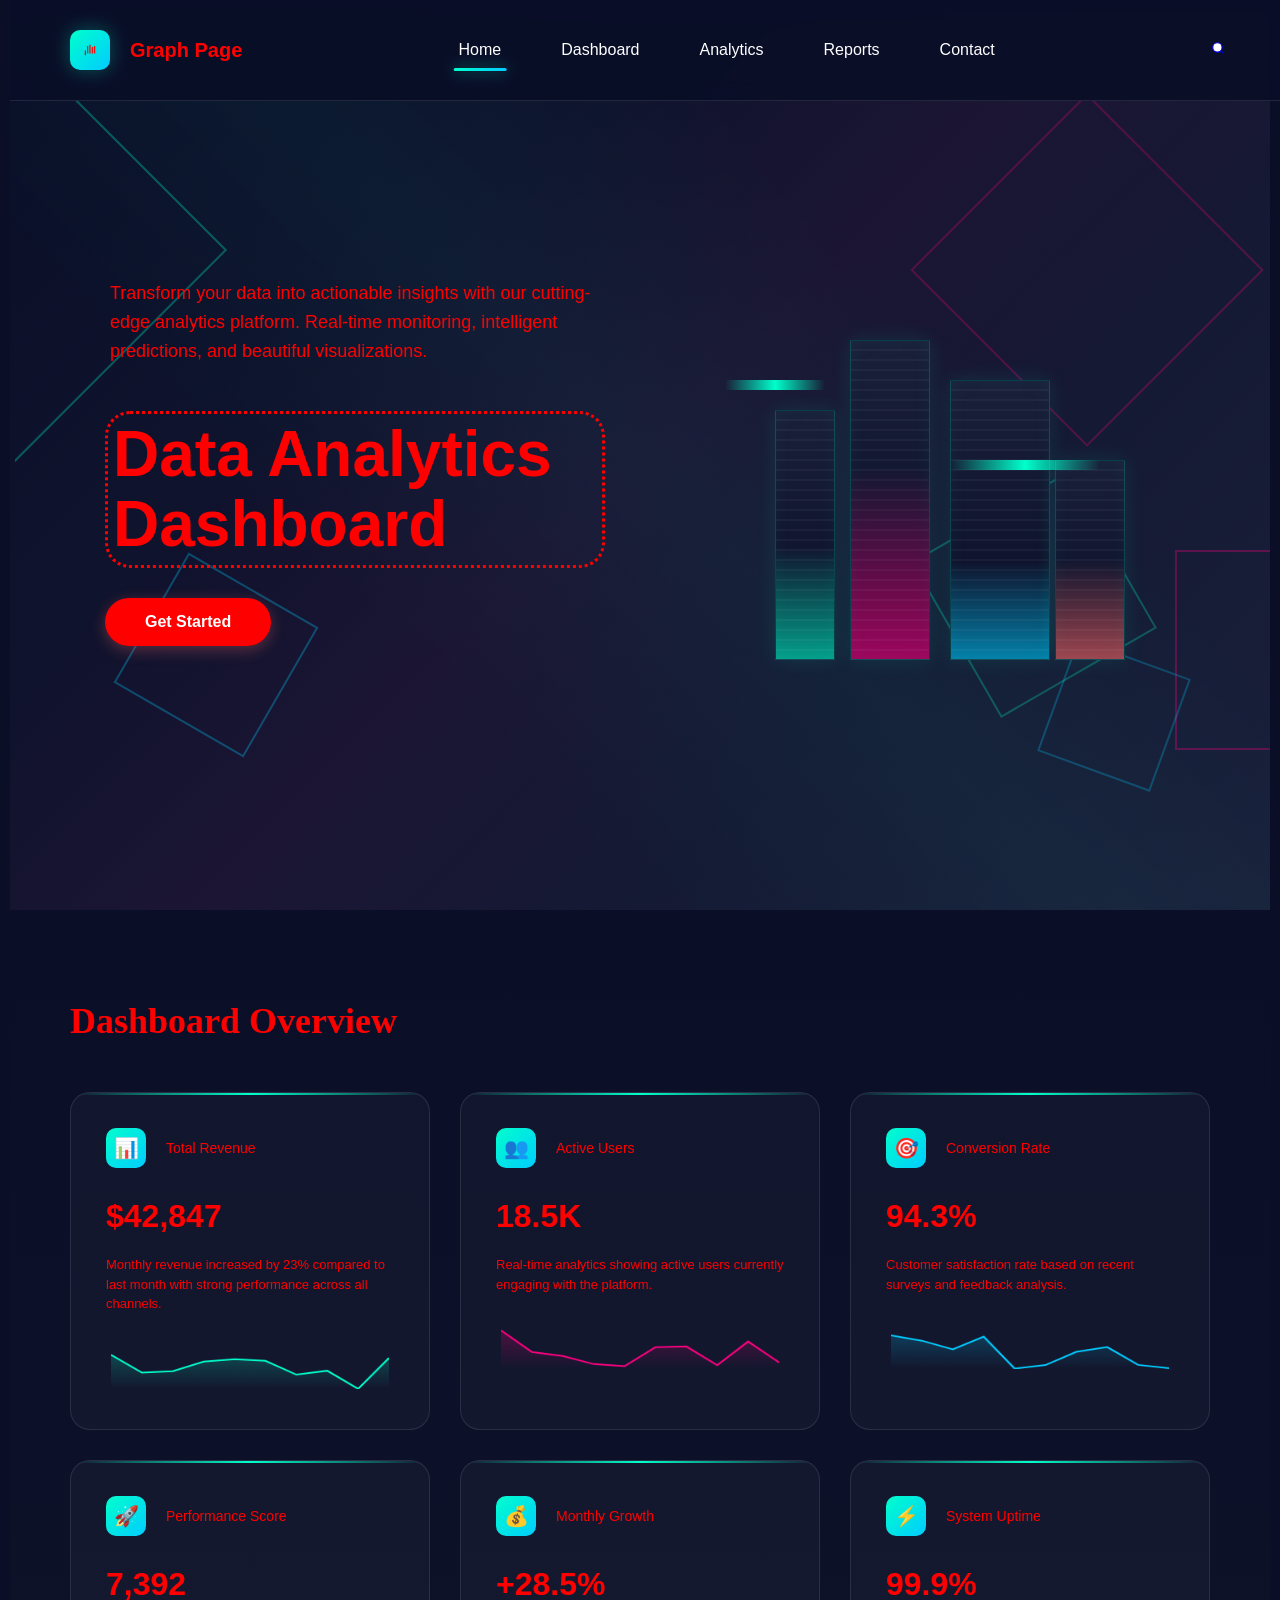
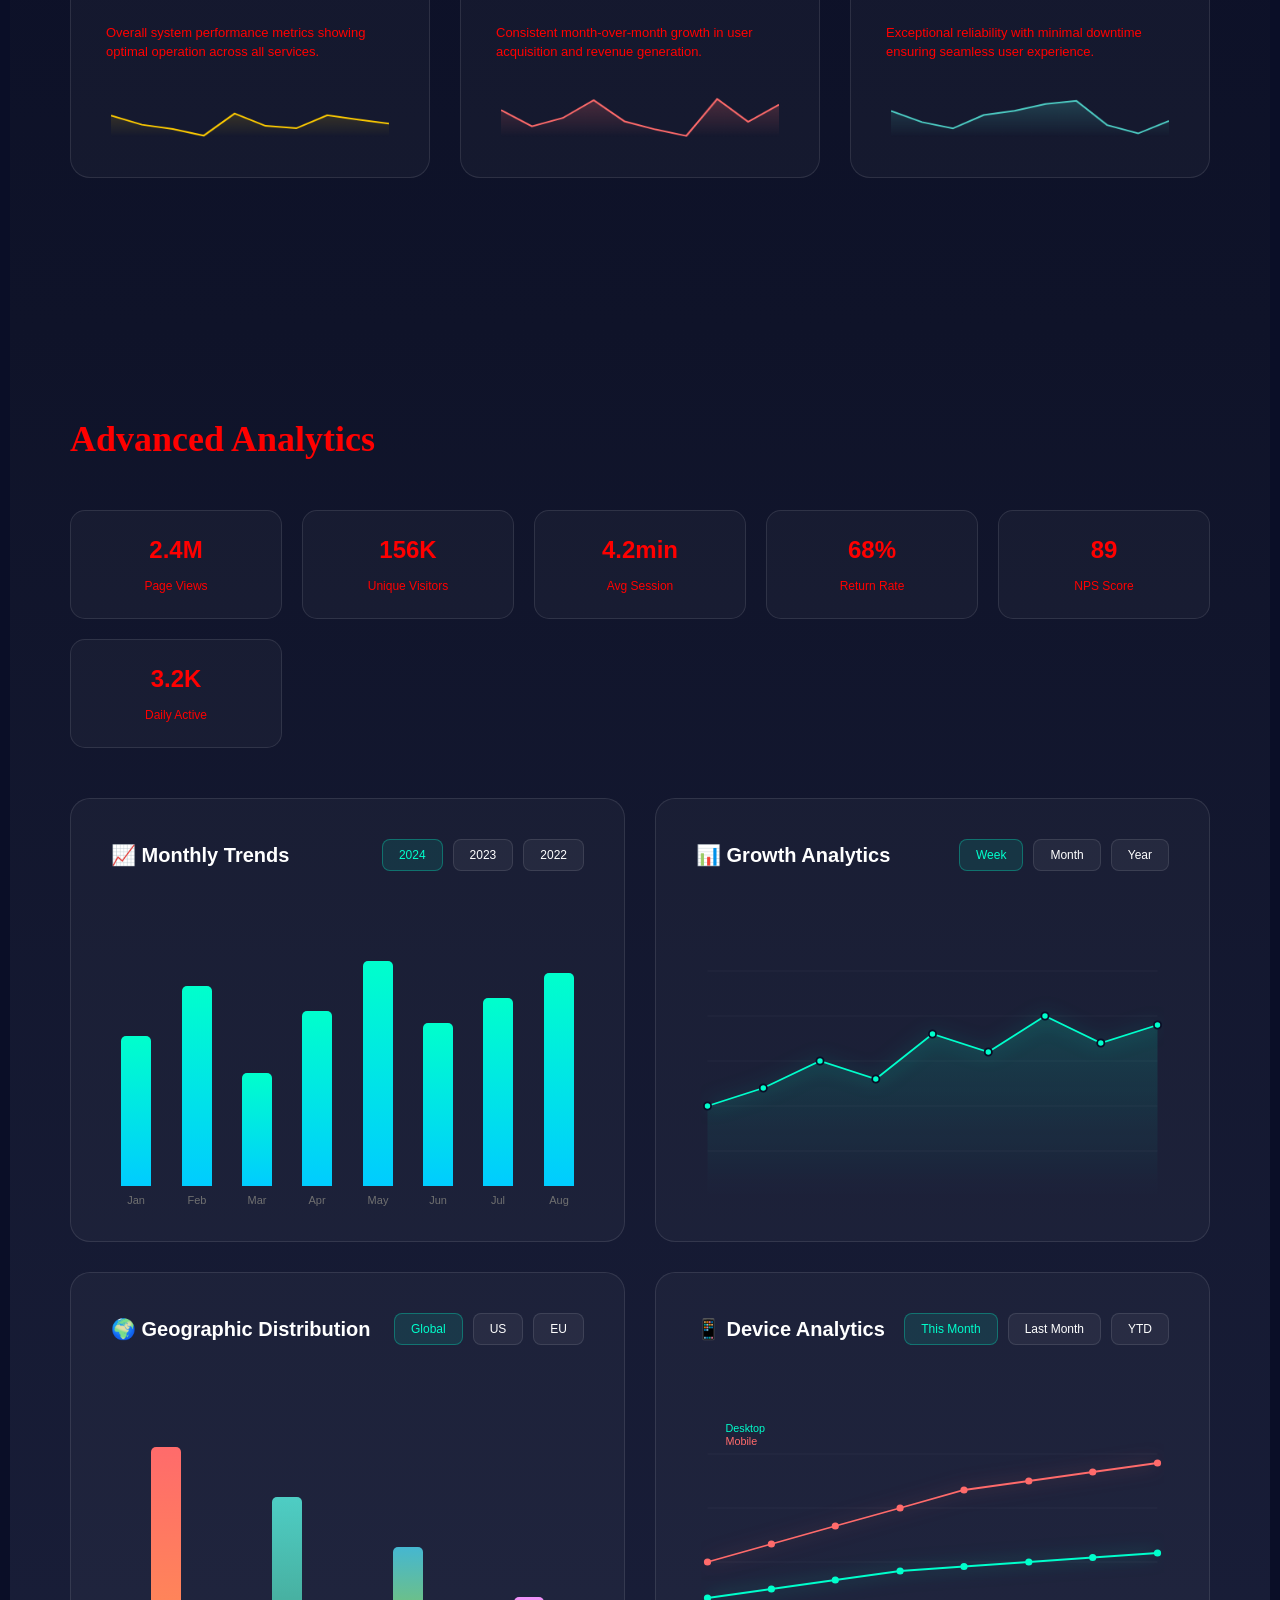
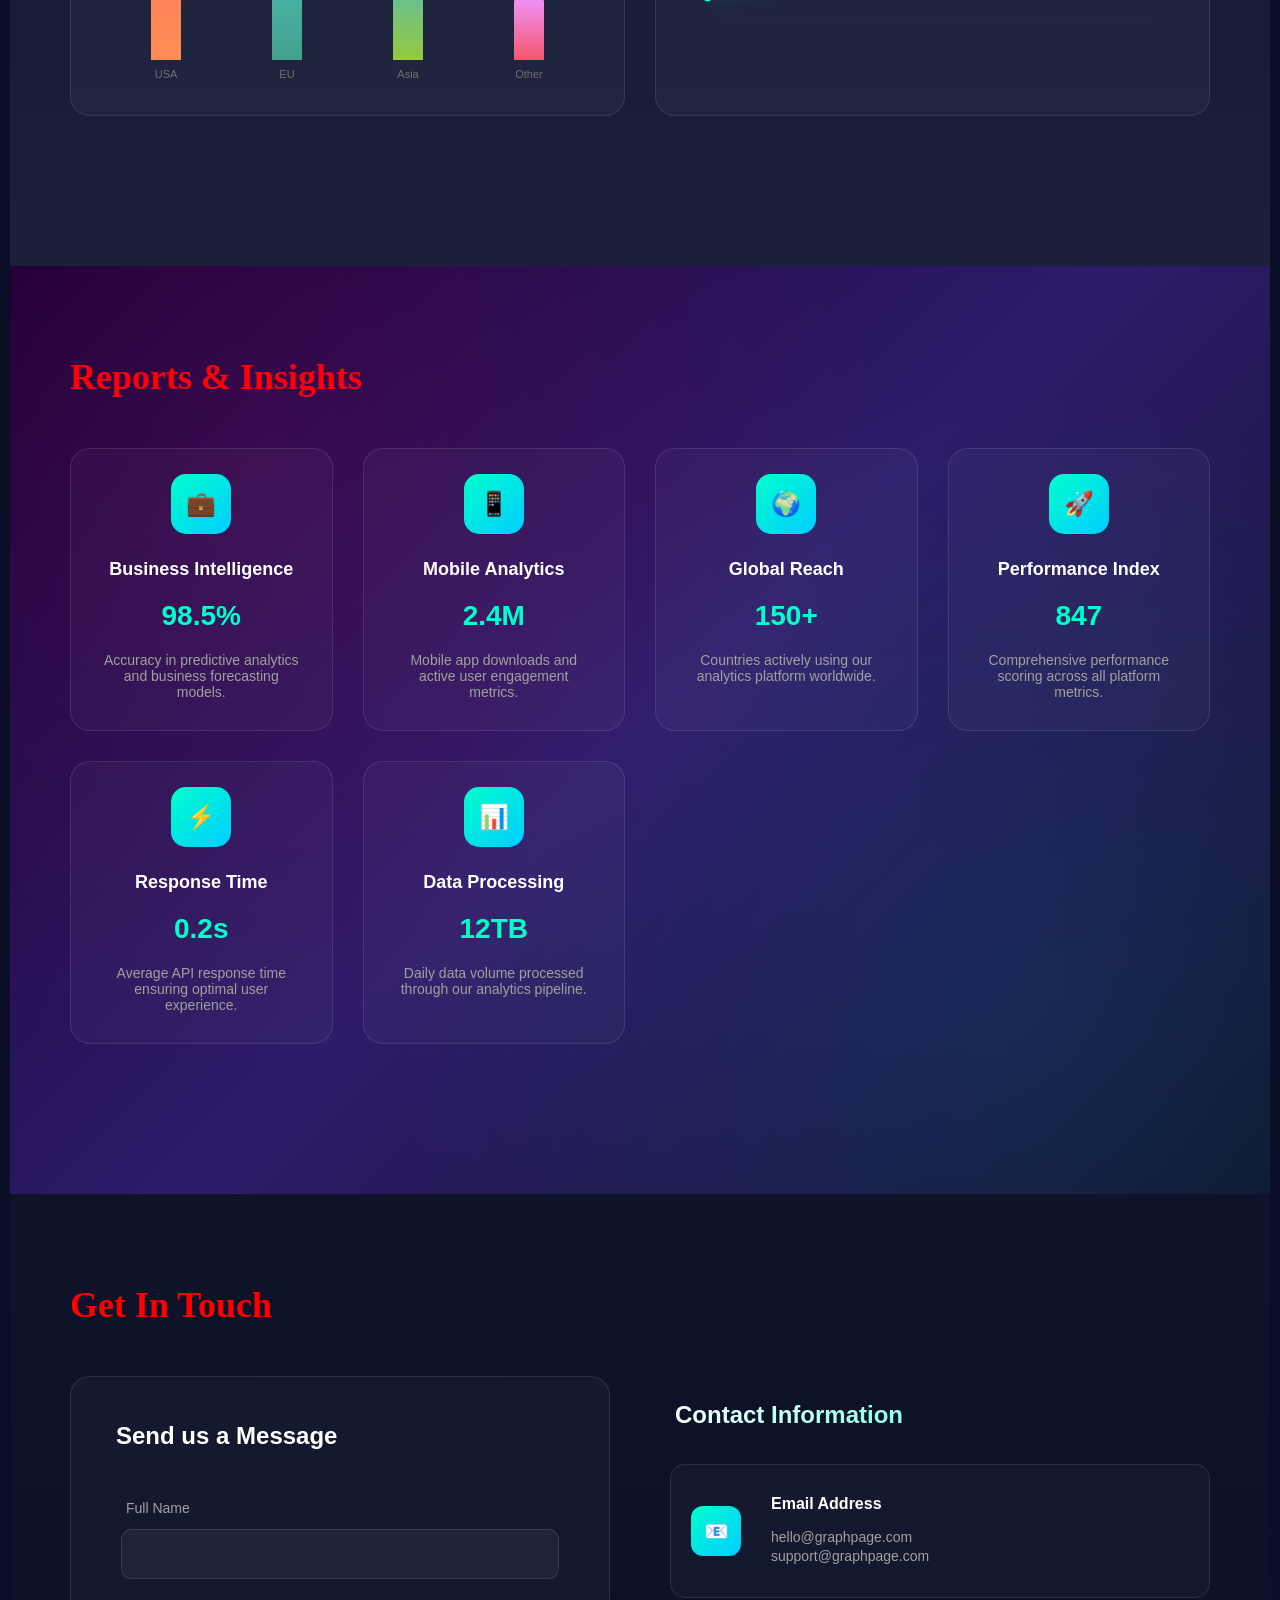
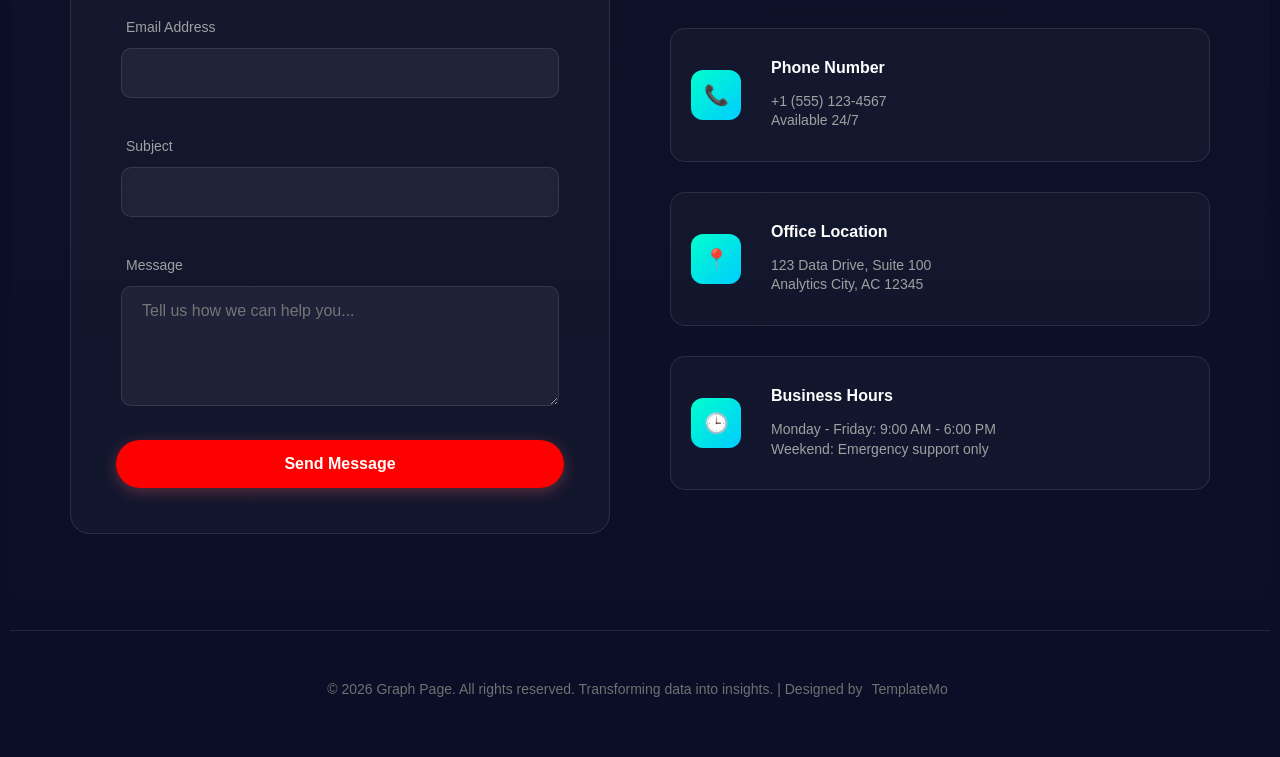
<file: demo5/index.html>
<!DOCTYPE html>
<html lang="en">
<head>
    <meta charset="UTF-8">
    <meta name="viewport" content="width=device-width, initial-scale=1.0">
    <title>Graph Page - Modern Analytics Dashboard</title>
    <link rel="stylesheet" href="templatemo-graph-page.css">
<!-- 

TemplateMo 602 Graph Page

https://templatemo.com/tm-602-graph-page

-->
</head>
<body>
    <!-- Navigation -->
    <nav id="navbar">
        <div class="nav-container">
            <a href="#home" class="logo">
                <div class="logo-icon">
                    <svg viewBox="0 0 24 24">
                        <path d="M3 13h2v8H3zm4-8h2v13H7zm4-2h2v15h-2zm4 4h2v11h-2zm4-2h2v13h-2z"/>
                    </svg>
                </div>
                <span class="logo-text">Graph Page</span>
            </a>
            <ul class="nav-links">
                <li><a href="#home" class="active">Home</a></li>
                <li><a href="#dashboard">Dashboard</a></li>
                <li><a href="#analytics">Analytics</a></li>
                <li><a href="#reports">Reports</a></li>
                <li><a href="#contact">Contact</a></li>
            </ul>
            <a href="https://www.google.com/search" target="_blank" rel="noopener" title="Search">
                <svg class="search-icon" viewBox="0 0 24 24" fill="none" stroke="currentColor" stroke-width="2">
                    <circle cx="11" cy="11" r="8"></circle>
                    <path d="m21 21-4.35-4.35"></path>
                </svg>
            </a>
            <div class="hamburger" id="hamburger">
                <span></span>
                <span></span>
                <span></span>
            </div>
        </div>
        <ul class="nav-links-mobile" id="navLinksMobile">
            <li><a href="#home" class="active">Home</a></li>
            <li><a href="#dashboard">Dashboard</a></li>
            <li><a href="#analytics">Analytics</a></li>
            <li><a href="#reports">Reports</a></li>
            <li><a href="#contact">Contact</a></li>
        </ul>
    </nav>

    <!-- Hero Section -->
    <section class="hero" id="home">
        <div class="hero-bg"></div>
        <div class="geometric-shapes">
            <div class="shape shape1"></div>
            <div class="shape shape2"></div>
            <div class="shape shape3"></div>
            <div class="shape shape4"></div>
            <div class="shape shape5"></div>
            <div class="shape shape6"></div>
        </div>
        
        <div class="hero-content">
            <div class="hero-text">
                <p>Transform your data into actionable insights with our cutting-edge analytics platform. Real-time monitoring, intelligent predictions, and beautiful visualizations.</p>
                <h1>Data Analytics<br>Dashboard</h1>

                <a href="#dashboard" class="cta-button">Get Started</a>
            </div>
            
            <div class="hero-visual">
                <div class="city-container">
                    <div class="building building1">
                        <div class="building-fill"></div>
                        <div class="building-windows"></div>
                    </div>
                    <div class="building building2">
                        <div class="building-fill"></div>
                        <div class="building-windows"></div>
                    </div>
                    <div class="building building3">
                        <div class="building-fill"></div>
                        <div class="building-windows"></div>
                    </div>
                    <div class="building building4">
                        <div class="building-fill"></div>
                        <div class="building-windows"></div>
                    </div>
                    <div class="neon-line neon-line1"></div>
                    <div class="neon-line neon-line2"></div>
                </div>
            </div>
        </div>
    </section>

    <!-- Dashboard Section -->
    <section class="dashboard-section" id="dashboard">
        <div class="dashboard-container">
            <h2 class="section-title">Dashboard Overview</h2>
            <!-- Stats Cards -->
            <div class="stats-grid">
                <div class="stat-card">
                    <div class="stat-header">
                        <div class="stat-icon">📊</div>
                        <div class="stat-title">Total Revenue</div>
                    </div>
                    <div class="stat-value">$42,847</div>
                    <div class="stat-description">Monthly revenue increased by 23% compared to last month with strong performance across all channels.</div>
                    <div class="stat-chart">
                        <canvas class="mini-chart" id="miniChart1"></canvas>
                    </div>
                </div>

                <div class="stat-card">
                    <div class="stat-header">
                        <div class="stat-icon">👥</div>
                        <div class="stat-title">Active Users</div>
                    </div>
                    <div class="stat-value">18.5K</div>
                    <div class="stat-description">Real-time analytics showing active users currently engaging with the platform.</div>
                    <div class="stat-chart">
                        <canvas class="mini-chart" id="miniChart2"></canvas>
                    </div>
                </div>

                <div class="stat-card">
                    <div class="stat-header">
                        <div class="stat-icon">🎯</div>
                        <div class="stat-title">Conversion Rate</div>
                    </div>
                    <div class="stat-value">94.3%</div>
                    <div class="stat-description">Customer satisfaction rate based on recent surveys and feedback analysis.</div>
                    <div class="stat-chart">
                        <canvas class="mini-chart" id="miniChart3"></canvas>
                    </div>
                </div>

                <div class="stat-card">
                    <div class="stat-header">
                        <div class="stat-icon">🚀</div>
                        <div class="stat-title">Performance Score</div>
                    </div>
                    <div class="stat-value">7,392</div>
                    <div class="stat-description">Overall system performance metrics showing optimal operation across all services.</div>
                    <div class="stat-chart">
                        <canvas class="mini-chart" id="miniChart4"></canvas>
                    </div>
                </div>

                <div class="stat-card">
                    <div class="stat-header">
                        <div class="stat-icon">💰</div>
                        <div class="stat-title">Monthly Growth</div>
                    </div>
                    <div class="stat-value">+28.5%</div>
                    <div class="stat-description">Consistent month-over-month growth in user acquisition and revenue generation.</div>
                    <div class="stat-chart">
                        <canvas class="mini-chart" id="miniChart5"></canvas>
                    </div>
                </div>

                <div class="stat-card">
                    <div class="stat-header">
                        <div class="stat-icon">⚡</div>
                        <div class="stat-title">System Uptime</div>
                    </div>
                    <div class="stat-value">99.9%</div>
                    <div class="stat-description">Exceptional reliability with minimal downtime ensuring seamless user experience.</div>
                    <div class="stat-chart">
                        <canvas class="mini-chart" id="miniChart6"></canvas>
                    </div>
                </div>
            </div>
        </div>
    </section>

    <!-- Analytics Section -->
    <section class="analytics-section" id="analytics">
        <div class="dashboard-container">
            <h2 class="section-title">Advanced Analytics</h2>
            
            <!-- Key Metrics Overview -->
            <div class="metrics-grid">
                <div class="metric-item">
                    <div class="metric-value">2.4M</div>
                    <div class="metric-label">Page Views</div>
                </div>
                <div class="metric-item">
                    <div class="metric-value">156K</div>
                    <div class="metric-label">Unique Visitors</div>
                </div>
                <div class="metric-item">
                    <div class="metric-value">4.2min</div>
                    <div class="metric-label">Avg Session</div>
                </div>
                <div class="metric-item">
                    <div class="metric-value">68%</div>
                    <div class="metric-label">Return Rate</div>
                </div>
                <div class="metric-item">
                    <div class="metric-value">89</div>
                    <div class="metric-label">NPS Score</div>
                </div>
                <div class="metric-item">
                    <div class="metric-value">3.2K</div>
                    <div class="metric-label">Daily Active</div>
                </div>
            </div>

            <!-- Chart Cards -->
            <div class="charts-grid">
                <div class="chart-card">
                    <div class="chart-header">
                        <h3 class="chart-title">📈 Monthly Trends</h3>
                        <div class="chart-options">
                            <span class="chart-option active">2024</span>
                            <span class="chart-option">2023</span>
                            <span class="chart-option">2022</span>
                        </div>
                    </div>
                    <div class="chart-container">
                        <div class="bar-chart" id="barChart">
                            <div class="bar" style="height: 60%">
                                <span class="bar-value">120</span>
                                <span class="bar-label">Jan</span>
                            </div>
                            <div class="bar" style="height: 80%">
                                <span class="bar-value">180</span>
                                <span class="bar-label">Feb</span>
                            </div>
                            <div class="bar" style="height: 45%">
                                <span class="bar-value">90</span>
                                <span class="bar-label">Mar</span>
                            </div>
                            <div class="bar" style="height: 70%">
                                <span class="bar-value">140</span>
                                <span class="bar-label">Apr</span>
                            </div>
                            <div class="bar" style="height: 90%">
                                <span class="bar-value">200</span>
                                <span class="bar-label">May</span>
                            </div>
                            <div class="bar" style="height: 65%">
                                <span class="bar-value">130</span>
                                <span class="bar-label">Jun</span>
                            </div>
                            <div class="bar" style="height: 75%">
                                <span class="bar-value">150</span>
                                <span class="bar-label">Jul</span>
                            </div>
                            <div class="bar" style="height: 85%">
                                <span class="bar-value">170</span>
                                <span class="bar-label">Aug</span>
                            </div>
                        </div>
                    </div>
                </div>

                <div class="chart-card">
                    <div class="chart-header">
                        <h3 class="chart-title">📊 Growth Analytics</h3>
                        <div class="chart-options">
                            <span class="chart-option active">Week</span>
                            <span class="chart-option">Month</span>
                            <span class="chart-option">Year</span>
                        </div>
                    </div>
                    <div class="chart-container">
                        <div class="line-chart">
                            <svg class="line-chart-svg" viewBox="0 0 500 300">
                                <defs>
                                    <linearGradient id="gradient" x1="0%" y1="0%" x2="0%" y2="100%">
                                        <stop offset="0%" style="stop-color:#00ffcc;stop-opacity:0.5" />
                                        <stop offset="100%" style="stop-color:#00ffcc;stop-opacity:0" />
                                    </linearGradient>
                                </defs>
                                <!-- Grid lines -->
                                <line x1="0" y1="50" x2="500" y2="50" class="chart-grid-line" />
                                <line x1="0" y1="100" x2="500" y2="100" class="chart-grid-line" />
                                <line x1="0" y1="150" x2="500" y2="150" class="chart-grid-line" />
                                <line x1="0" y1="200" x2="500" y2="200" class="chart-grid-line" />
                                <line x1="0" y1="250" x2="500" y2="250" class="chart-grid-line" />
                                
                                <!-- Area -->
                                <path d="M 0,200 L 62,180 L 125,150 L 187,170 L 250,120 L 312,140 L 375,100 L 437,130 L 500,110 L 500,300 L 0,300 Z" class="chart-area" />
                                
                                <!-- Line -->
                                <path d="M 0,200 L 62,180 L 125,150 L 187,170 L 250,120 L 312,140 L 375,100 L 437,130 L 500,110" class="chart-line" />
                                
                                <!-- Dots -->
                                <circle cx="0" cy="200" class="chart-dot" />
                                <circle cx="62" cy="180" class="chart-dot" />
                                <circle cx="125" cy="150" class="chart-dot" />
                                <circle cx="187" cy="170" class="chart-dot" />
                                <circle cx="250" cy="120" class="chart-dot" />
                                <circle cx="312" cy="140" class="chart-dot" />
                                <circle cx="375" cy="100" class="chart-dot" />
                                <circle cx="437" cy="130" class="chart-dot" />
                                <circle cx="500" cy="110" class="chart-dot" />
                            </svg>
                        </div>
                    </div>
                </div>

                <div class="chart-card">
                    <div class="chart-header">
                        <h3 class="chart-title">🌍 Geographic Distribution</h3>
                        <div class="chart-options">
                            <span class="chart-option active">Global</span>
                            <span class="chart-option">US</span>
                            <span class="chart-option">EU</span>
                        </div>
                    </div>
                    <div class="chart-container">
                        <div class="bar-chart">
                            <div class="bar" style="height: 85%; background: linear-gradient(180deg, #ff6b6b 0%, #ff8e53 100%);">
                                <span class="bar-value">42%</span>
                                <span class="bar-label">USA</span>
                            </div>
                            <div class="bar" style="height: 65%; background: linear-gradient(180deg, #4ecdc4 0%, #44a08d 100%);">
                                <span class="bar-value">28%</span>
                                <span class="bar-label">EU</span>
                            </div>
                            <div class="bar" style="height: 45%; background: linear-gradient(180deg, #45b7d1 0%, #96c93d 100%);">
                                <span class="bar-value">18%</span>
                                <span class="bar-label">Asia</span>
                            </div>
                            <div class="bar" style="height: 25%; background: linear-gradient(180deg, #f093fb 0%, #f5576c 100%);">
                                <span class="bar-value">12%</span>
                                <span class="bar-label">Other</span>
                            </div>
                        </div>
                    </div>
                </div>

                <div class="chart-card">
                    <div class="chart-header">
                        <h3 class="chart-title">📱 Device Analytics</h3>
                        <div class="chart-options">
                            <span class="chart-option active">This Month</span>
                            <span class="chart-option">Last Month</span>
                            <span class="chart-option">YTD</span>
                        </div>
                    </div>
                    <div class="chart-container">
                        <div class="line-chart">
                            <svg class="line-chart-svg" viewBox="0 0 500 300">
                                <defs>
                                    <linearGradient id="gradient2" x1="0%" y1="0%" x2="0%" y2="100%">
                                        <stop offset="0%" style="stop-color:#ff6b6b;stop-opacity:0.5" />
                                        <stop offset="100%" style="stop-color:#ff6b6b;stop-opacity:0" />
                                    </linearGradient>
                                </defs>
                                <!-- Grid lines -->
                                <line x1="0" y1="60" x2="500" y2="60" class="chart-grid-line" />
                                <line x1="0" y1="120" x2="500" y2="120" class="chart-grid-line" />
                                <line x1="0" y1="180" x2="500" y2="180" class="chart-grid-line" />
                                <line x1="0" y1="240" x2="500" y2="240" class="chart-grid-line" />
                                
                                <!-- Mobile Line -->
                                <path d="M 0,180 L 71,160 L 142,140 L 214,120 L 285,100 L 357,90 L 428,80 L 500,70" stroke="#ff6b6b" stroke-width="2" fill="none" filter="drop-shadow(0 0 10px rgba(255, 107, 107, 0.5))"/>
                                
                                <!-- Desktop Line -->
                                <path d="M 0,220 L 71,210 L 142,200 L 214,190 L 285,185 L 357,180 L 428,175 L 500,170" stroke="#00ffcc" stroke-width="2" fill="none" filter="drop-shadow(0 0 10px rgba(0, 255, 204, 0.5))"/>
                                
                                <!-- Mobile dots -->
                                <circle cx="0" cy="180" r="4" fill="#ff6b6b" />
                                <circle cx="71" cy="160" r="4" fill="#ff6b6b" />
                                <circle cx="142" cy="140" r="4" fill="#ff6b6b" />
                                <circle cx="214" cy="120" r="4" fill="#ff6b6b" />
                                <circle cx="285" cy="100" r="4" fill="#ff6b6b" />
                                <circle cx="357" cy="90" r="4" fill="#ff6b6b" />
                                <circle cx="428" cy="80" r="4" fill="#ff6b6b" />
                                <circle cx="500" cy="70" r="4" fill="#ff6b6b" />
                                
                                <!-- Desktop dots -->
                                <circle cx="0" cy="220" r="4" fill="#00ffcc" />
                                <circle cx="71" cy="210" r="4" fill="#00ffcc" />
                                <circle cx="142" cy="200" r="4" fill="#00ffcc" />
                                <circle cx="214" cy="190" r="4" fill="#00ffcc" />
                                <circle cx="285" cy="185" r="4" fill="#00ffcc" />
                                <circle cx="357" cy="180" r="4" fill="#00ffcc" />
                                <circle cx="428" cy="175" r="4" fill="#00ffcc" />
                                <circle cx="500" cy="170" r="4" fill="#00ffcc" />
                                
                                <!-- Labels -->
                                <text x="20" y="50" fill="#ff6b6b" font-size="12">Mobile</text>
                                <text x="20" y="35" fill="#00ffcc" font-size="12">Desktop</text>
                            </svg>
                        </div>
                    </div>
                </div>
            </div>
        </div>
    </section>

    <!-- Reports Section -->
    <section class="reports-section" id="reports">
        <div class="dashboard-container">
            <h2 class="section-title">Reports & Insights</h2>
            <div class="info-grid">
                <div class="info-card">
                    <div class="info-icon">💼</div>
                    <h3 class="info-title">Business Intelligence</h3>
                    <div class="info-value">98.5%</div>
                    <p style="font-size: 14px; color: #a0a0a0;">Accuracy in predictive analytics and business forecasting models.</p>
                </div>
                <div class="info-card">
                    <div class="info-icon">📱</div>
                    <h3 class="info-title">Mobile Analytics</h3>
                    <div class="info-value">2.4M</div>
                    <p style="font-size: 14px; color: #a0a0a0;">Mobile app downloads and active user engagement metrics.</p>
                </div>
                <div class="info-card">
                    <div class="info-icon">🌍</div>
                    <h3 class="info-title">Global Reach</h3>
                    <div class="info-value">150+</div>
                    <p style="font-size: 14px; color: #a0a0a0;">Countries actively using our analytics platform worldwide.</p>
                </div>
                <div class="info-card">
                    <div class="info-icon">🚀</div>
                    <h3 class="info-title">Performance Index</h3>
                    <div class="info-value">847</div>
                    <p style="font-size: 14px; color: #a0a0a0;">Comprehensive performance scoring across all platform metrics.</p>
                </div>
                <div class="info-card">
                    <div class="info-icon">⚡</div>
                    <h3 class="info-title">Response Time</h3>
                    <div class="info-value">0.2s</div>
                    <p style="font-size: 14px; color: #a0a0a0;">Average API response time ensuring optimal user experience.</p>
                </div>
                <div class="info-card">
                    <div class="info-icon">📊</div>
                    <h3 class="info-title">Data Processing</h3>
                    <div class="info-value">12TB</div>
                    <p style="font-size: 14px; color: #a0a0a0;">Daily data volume processed through our analytics pipeline.</p>
                </div>
            </div>
        </div>
    </section>

    <!-- Contact Section -->
    <section class="contact-section" id="contact">
        <div class="dashboard-container">
            <h2 class="section-title">Get In Touch</h2>
            <div class="contact-grid">
                <!-- Contact Form -->
                <div class="contact-form">
                    <h3 style="margin-bottom: 30px; font-size: 24px;">Send us a Message</h3>
                    <form id="contactForm">
                        <div class="form-group">
                            <label for="name">Full Name</label>
                            <input type="text" id="name" name="name" required>
                        </div>
                        <div class="form-group">
                            <label for="email">Email Address</label>
                            <input type="email" id="email" name="email" required>
                        </div>
                        <div class="form-group">
                            <label for="subject">Subject</label>
                            <input type="text" id="subject" name="subject" required>
                        </div>
                        <div class="form-group">
                            <label for="message">Message</label>
                            <textarea id="message" name="message" required placeholder="Tell us how we can help you..."></textarea>
                        </div>
                        <button type="submit" class="cta-button" style="width: 100%;">Send Message</button>
                    </form>
                </div>

                <!-- Contact Info -->
                <div class="contact-info">
                    <h3>Contact Information</h3>
                    
                    <a href="mailto:hello@graphpage.com" class="contact-item" style="text-decoration: none; color: inherit;">
                        <div class="contact-icon">📧</div>
                        <div class="contact-details">
                            <h4>Email Address</h4>
                            <p>hello@graphpage.com<br>support@graphpage.com</p>
                        </div>
                    </a>

                    <a href="tel:+15551234567" class="contact-item" style="text-decoration: none; color: inherit;">
                        <div class="contact-icon">📞</div>
                        <div class="contact-details">
                            <h4>Phone Number</h4>
                            <p>+1 (555) 123-4567<br>Available 24/7</p>
                        </div>
                    </a>

                    <a href="https://maps.google.com/?q=123+Data+Drive+Suite+100+Analytics+City" target="_blank" rel="noopener" class="contact-item" style="text-decoration: none; color: inherit;">
                        <div class="contact-icon">📍</div>
                        <div class="contact-details">
                            <h4>Office Location</h4>
                            <p>123 Data Drive, Suite 100<br>Analytics City, AC 12345</p>
                        </div>
                    </a>

                    <div class="contact-item">
                        <div class="contact-icon">🕒</div>
                        <div class="contact-details">
                            <h4>Business Hours</h4>
                            <p>Monday - Friday: 9:00 AM - 6:00 PM<br>Weekend: Emergency support only</p>
                        </div>
                    </div>
                </div>
            </div>
        </div>
    </section>

    <!-- Footer -->
    <footer>
        <div class="footer-content">
            <p class="copyright">© 2026 Graph Page. All rights reserved. Transforming data into insights. 
            | Designed by <a href="https://templatemo.com" rel="nofollow noopener" target="_blank">TemplateMo</a></p>
        </div>
    </footer>

<script src="templatemo-graph-script.js"></script>
</body>
</html>
</file>
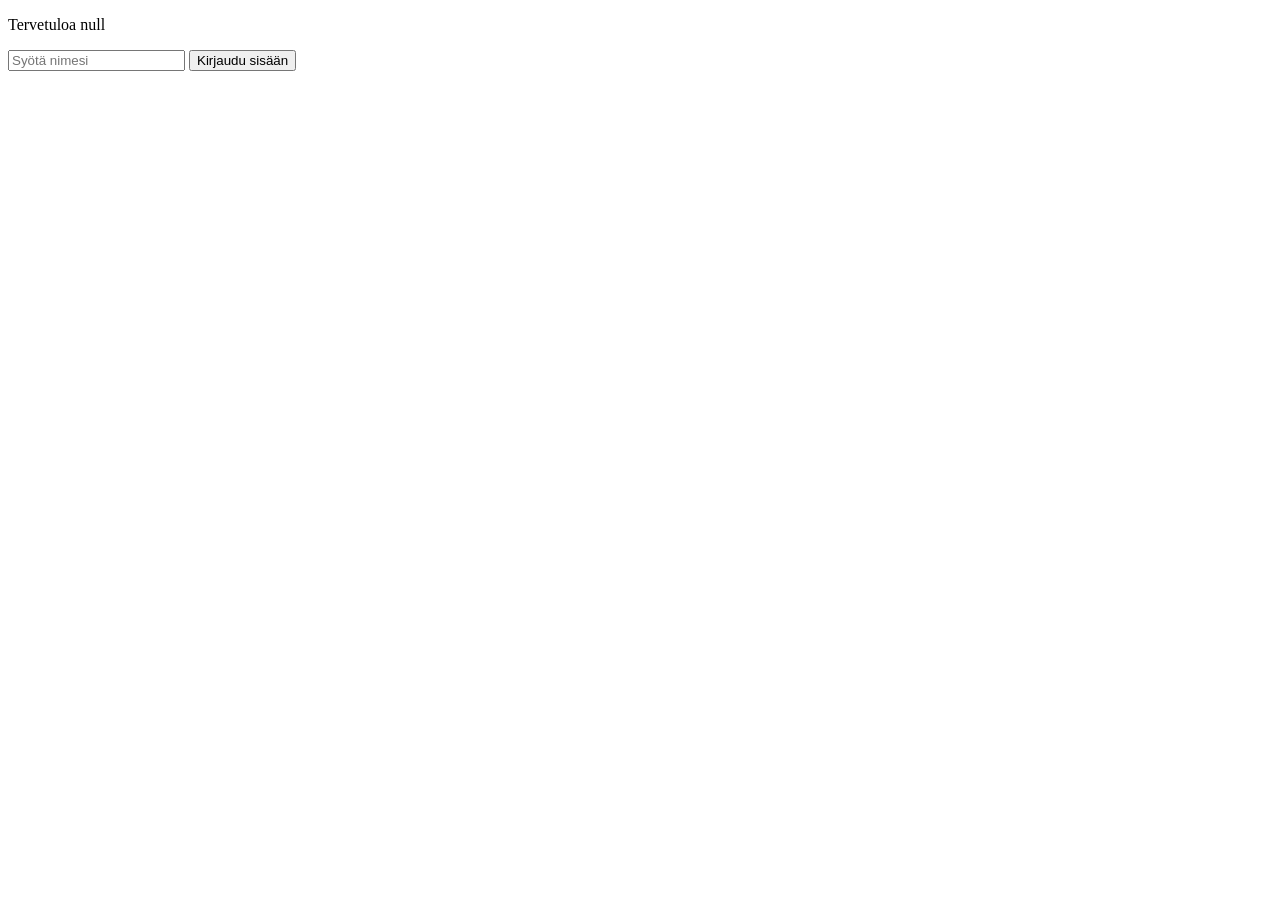
<file: demo7/index.html>
<!DOCTYPE html>
<html lang="fi">
    <head>
        <meta charset="UTF-8">
        <title>demo7</title>
        <script type="text/javascript" language="javascript" src="kirjautuminen.js"></script>
    </head>
    <body>
        <p id="tervetulo_teksti">Tervetuloa </p>
        <form id="kirjautumis_lomake">
            <input id="nimi" type="text" placeholder="Syötä nimesi" value="" />
            <input id="kirjaudu_nappi" type="submit" value="Kirjaudu sisään" onClick="kirjaudu()" />
        </form>
    </body>
</html>
</file>
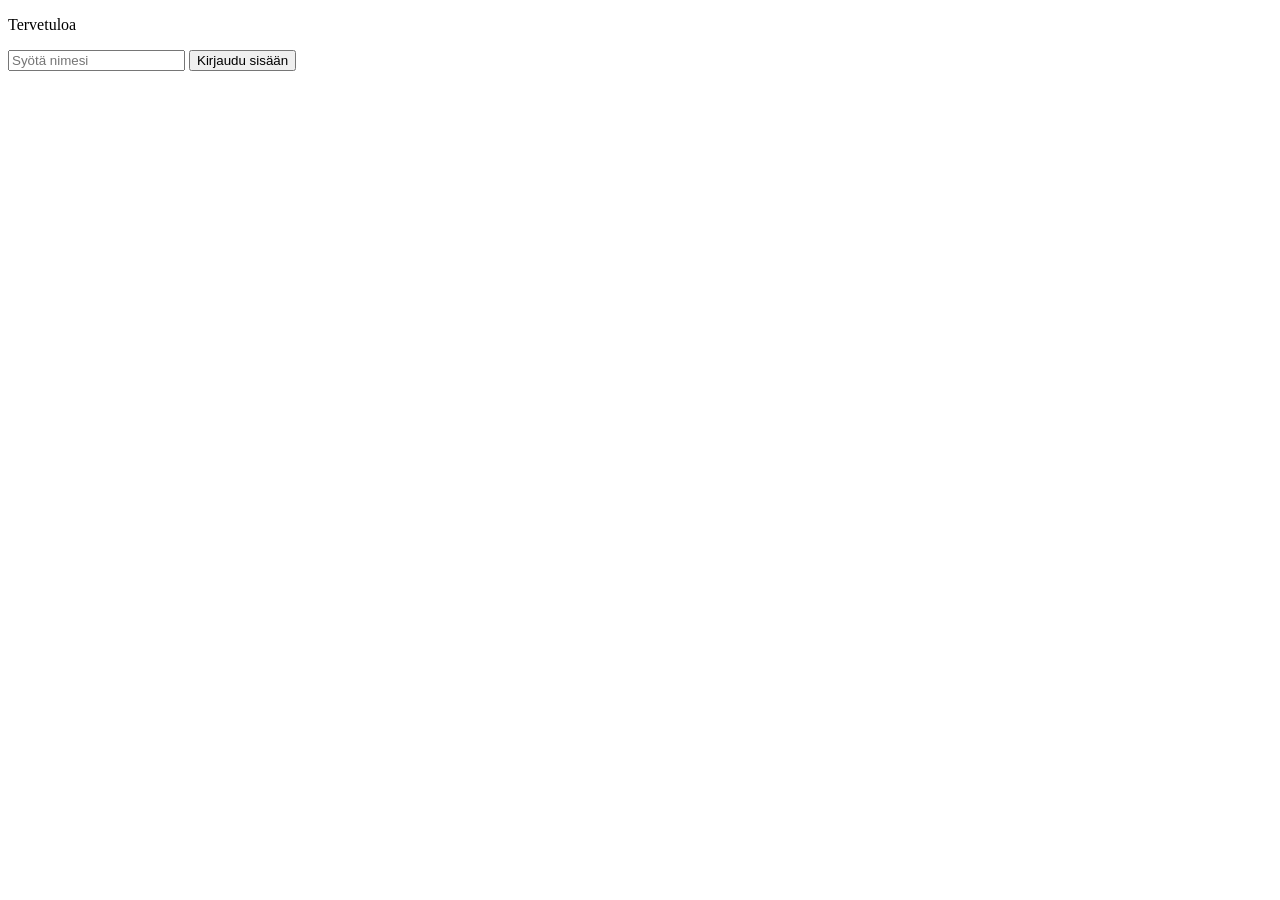
<file: demo8/index.html>
<!DOCTYPE html>
<html lang="fi">
    <head>
        <meta charset="UTF-8">
        <title>demo8</title>
        <script type="text/javascript" language="javascript" src="kirjautuminen.js"></script>
    </head>
    <body>
        <p id="tervetulo_teksti">Tervetuloa </p>
        <form id="kirjautumis_lomake">
            <input id="nimi" type="text" placeholder="Syötä nimesi" value="" />
            <input id="kirjaudu_nappi" type="submit" value="Kirjaudu sisään" onClick="kirjaudu()" />
        </form>
            <input id="kirjaudu_ulos_nappi" type="submit" value="Kirjaudu ulos" onClick="kirjauduUlos()" />
    </body>
</html>
</file>
<file: demo4/templatemo-604-christmas-piano.css>
@charset "utf-8";
/* CSS Document 

TemplateMo 604 Christmas Piano

https://templatemo.com/tm-604-christmas-piano

*/

:root {
	--gold: #d4af37;
	--gold-light: #f4e4bc;
	--red: #c41e3a;
	--red-dark: #8b0000;
	--green: #228b22;
	--green-dark: #0d5d0d;
	--bg-dark: #0a0c10;
	--bg-section: #0d1117;
	--glass-bg: rgba(255, 255, 255, 0.03);
	--glass-border: rgba(255, 255, 255, 0.08);
	--text: #e8e8e8;
	--text-muted: #888;
}

* {
	margin: 0;
	padding: 0;
	box-sizing: border-box;
}

html {
	scroll-behavior: smooth;
}

body {
	font-family: 'Outfit', sans-serif;
	background: var(--bg-dark);
	color: var(--text);
	line-height: 1.6;
	overflow-x: hidden;
}

/* Snowflakes */
.snowflakes {
	position: fixed;
	top: 0;
	left: 0;
	width: 100%;
	height: 100%;
	pointer-events: none;
	z-index: 1;
	overflow: hidden;
}

.snowflake {
	position: absolute;
	top: -20px;
	color: #fff;
	font-size: 0.8rem;
	opacity: 0.4;
	animation: snowfall linear infinite;
}

@keyframes snowfall {
	0% {
		transform: translateY(-20px) rotate(0deg);
	}

	100% {
		transform: translateY(100vh) rotate(180deg);
	}
}

/* Header - Two Row Design */
header {
	position: fixed;
	top: 0;
	left: 0;
	right: 0;
	z-index: 1000;
	background: linear-gradient(180deg, rgba(10, 12, 16, 0.98) 0%, rgba(10, 12, 16, 0.95) 100%);
	backdrop-filter: blur(15px);
	border-bottom: 1px solid var(--glass-border);
}

/* Logo Row */
.header-logo-row {
	text-align: center;
	padding: 15px 20px 10px;
	border-bottom: 1px solid rgba(212, 175, 55, 0.1);
	position: relative;
}

.header-logo-row::before,
.header-logo-row::after {
	content: '❄';
	position: absolute;
	top: 50%;
	transform: translateY(-50%);
	color: var(--gold);
	opacity: 0.5;
	font-size: 1rem;
}

.header-logo-row::before {
	left: 20px;
}

.header-logo-row::after {
	right: 20px;
}

.logo {
	font-family: 'Cormorant Garamond', serif;
	font-size: 2rem;
	font-weight: 700;
	color: var(--gold);
	text-decoration: none;
	display: inline-flex;
	align-items: center;
	gap: 12px;
}

.logo-icon {
	font-size: 1.6rem;
	animation: logoGlow 3s ease-in-out infinite;
}

@keyframes logoGlow {

	0%,
	100% {
		filter: drop-shadow(0 0 5px rgba(212, 175, 55, 0.5));
	}

	50% {
		filter: drop-shadow(0 0 15px rgba(212, 175, 55, 0.8));
	}
}

/* Navigation Row */
.header-nav-row {
	padding: 0;
	position: relative;
	overflow: hidden;
}

.header-nav-row::before {
	content: '';
	position: absolute;
	top: 0;
	left: 0;
	right: 0;
	bottom: 0;
	background: linear-gradient(90deg,
			transparent 0%,
			rgba(196, 30, 58, 0.08) 25%,
			rgba(34, 139, 34, 0.08) 50%,
			rgba(196, 30, 58, 0.08) 75%,
			transparent 100%);
	pointer-events: none;
}

.nav-container {
	display: flex;
	justify-content: center;
	align-items: center;
	position: relative;
	padding: 0 60px;
}

/* Christmas Decorations */
.nav-decor {
	display: flex;
	align-items: center;
	gap: 8px;
	padding: 0 20px;
	color: var(--gold);
	opacity: 0.6;
	font-size: 0.9rem;
}

.nav-decor .ornament {
	animation: swing 4s ease-in-out infinite;
}

@keyframes swing {

	0%,
	100% {
		transform: rotate(-5deg);
	}

	50% {
		transform: rotate(5deg);
	}
}

.nav-links {
	display: flex;
	gap: 0;
	list-style: none;
	background: rgba(0, 0, 0, 0.2);
	border-radius: 0;
	padding: 0;
}

.nav-links li {
	position: relative;
}

.nav-links li::after {
	content: '✦';
	position: absolute;
	right: 0;
	top: 50%;
	transform: translateY(-50%);
	color: var(--gold);
	opacity: 0.3;
	font-size: 0.5rem;
}

.nav-links li:last-child::after {
	display: none;
}

.nav-links a {
	color: var(--text-muted);
	text-decoration: none;
	font-size: 0.9rem;
	font-weight: 400;
	transition: all 0.3s ease;
	letter-spacing: 1px;
	text-transform: uppercase;
	padding: 15px 25px;
	display: block;
	position: relative;
}

.nav-links a::before {
	content: '';
	position: absolute;
	bottom: 0;
	left: 50%;
	width: 0;
	height: 2px;
	background: linear-gradient(90deg, var(--red), var(--gold), var(--green));
	transition: all 0.3s ease;
	transform: translateX(-50%);
}

.nav-links a:hover {
	color: var(--gold);
	background: rgba(212, 175, 55, 0.05);
}

.nav-links a:hover::before {
	width: 60%;
}

.nav-toggle {
	display: none;
	flex-direction: column;
	gap: 5px;
	cursor: pointer;
	padding: 10px;
	position: absolute;
	right: 20px;
	top: 50%;
	transform: translateY(-50%);
}

.nav-toggle span {
	width: 25px;
	height: 2px;
	background: var(--gold);
	transition: all 0.3s ease;
}

/* Hero Section */
#hero {
	min-height: 100vh;
	display: flex;
	flex-direction: column;
	justify-content: center;
	align-items: center;
	padding: 160px 20px 60px;
	position: relative;
	background: radial-gradient(ellipse at top, rgba(139, 0, 0, 0.15) 0%, transparent 50%),
		radial-gradient(ellipse at bottom, rgba(13, 93, 13, 0.1) 0%, transparent 50%);
}

.hero-content {
	text-align: center;
	margin-bottom: 50px;
	position: relative;
	z-index: 10;
}

.hero-badge {
	display: inline-block;
	padding: 8px 20px;
	background: var(--glass-bg);
	border: 1px solid var(--glass-border);
	border-radius: 50px;
	font-size: 0.85rem;
	color: var(--gold);
	margin-bottom: 25px;
	letter-spacing: 1px;
}

h1 {
	font-family: 'Cormorant Garamond', serif;
	font-size: clamp(3rem, 8vw, 6rem);
	font-weight: 700;
	line-height: 1.1;
	margin-bottom: 20px;
	background: linear-gradient(135deg, var(--gold) 0%, var(--gold-light) 50%, var(--gold) 100%);
	-webkit-background-clip: text;
	-webkit-text-fill-color: transparent;
	background-clip: text;
}

.hero-subtitle {
	font-size: 1.2rem;
	color: var(--text-muted);
	max-width: 500px;
	margin: 0 auto;
	font-weight: 300;
}

/* Mini Piano Player */
.mini-player {
	background: var(--glass-bg);
	border: 1px solid var(--glass-border);
	border-radius: 24px;
	padding: 30px;
	max-width: 500px;
	width: 100%;
	backdrop-filter: blur(20px);
	position: relative;
	z-index: 10;
}

.player-header {
	display: flex;
	align-items: flex-start;
	justify-content: space-between;
	margin-bottom: 25px;
	min-height: 110px;
}

.song-info {
	flex: 1;
}

.now-playing {
	font-size: 0.75rem;
	color: var(--red);
	text-transform: uppercase;
	letter-spacing: 2px;
	margin-bottom: 5px;
}

.song-title {
	font-family: 'Cormorant Garamond', serif;
	font-size: 1.5rem;
	font-weight: 600;
	color: var(--gold-light);
}

.player-controls {
	display: flex;
	align-items: center;
	gap: 15px;
	align-self: center;
}

.control-btn {
	width: 50px;
	height: 50px;
	border-radius: 50%;
	border: none;
	cursor: pointer;
	display: flex;
	align-items: center;
	justify-content: center;
	transition: all 0.3s ease;
}

.play-btn {
	background: linear-gradient(135deg, var(--red) 0%, var(--red-dark) 100%);
	color: #fff;
	font-size: 1.2rem;
}

.play-btn:hover {
	transform: scale(1.1);
	box-shadow: 0 0 30px rgba(196, 30, 58, 0.5);
}

.nav-btn {
	width: 36px;
	height: 36px;
	background: var(--glass-bg);
	border: 1px solid var(--glass-border);
	color: var(--text-muted);
	font-size: 0.9rem;
}

.nav-btn:hover {
	color: var(--gold);
	border-color: var(--gold);
}

/* Song Selector */
.song-selector {
	display: flex;
	gap: 10px;
	margin-bottom: 20px;
	height: 54px;
}

.song-tab {
	flex: 1;
	padding: 10px 12px;
	height: 54px;
	background: transparent;
	border: 1px solid var(--glass-border);
	border-radius: 12px;
	color: var(--text-muted);
	font-family: 'Outfit', sans-serif;
	font-size: 0.8rem;
	line-height: 1.3;
	cursor: pointer;
	transition: all 0.3s ease;
	display: flex;
	align-items: center;
	justify-content: center;
	text-align: center;
}

.song-tab:hover {
	border-color: var(--gold);
	color: var(--gold);
}

.song-tab.active {
	background: linear-gradient(135deg, rgba(212, 175, 55, 0.2) 0%, rgba(212, 175, 55, 0.05) 100%);
	border-color: var(--gold);
	color: var(--gold);
}

/* Progress Bar */
.progress-container {
	margin-bottom: 20px;
}

.progress-bar {
	height: 4px;
	background: rgba(255, 255, 255, 0.1);
	border-radius: 2px;
	overflow: hidden;
	cursor: pointer;
}

.progress-fill {
	height: 100%;
	width: 0%;
	background: linear-gradient(90deg, var(--red) 0%, var(--gold) 100%);
	border-radius: 2px;
	transition: width 0.1s linear;
}

.time-display {
	display: flex;
	justify-content: space-between;
	font-size: 0.75rem;
	color: var(--text-muted);
	margin-top: 8px;
}

/* Mini Piano */
.mini-piano-container {
	background: linear-gradient(180deg, #1a1a1a 0%, #0d0d0d 100%);
	border-radius: 12px;
	padding: 15px 10px 20px;
	overflow: hidden;
}

.mini-piano {
	display: flex;
	justify-content: center;
	position: relative;
	height: 80px;
}

.mini-key {
	position: relative;
	cursor: pointer;
	transition: all 0.1s ease;
}

.mini-key.white {
	width: 28px;
	height: 80px;
	background: linear-gradient(180deg, #f8f8f8 0%, #e8e8e8 100%);
	border: 1px solid #ccc;
	border-radius: 0 0 4px 4px;
	margin: 0 1px;
	z-index: 1;
}

.mini-key.white:hover {
	background: linear-gradient(180deg, #fff 0%, #f0f0f0 100%);
}

.mini-key.white.active {
	background: linear-gradient(180deg, var(--gold-light) 0%, var(--gold) 100%);
	transform: translateY(2px);
}

.mini-key.black {
	position: absolute;
	width: 18px;
	height: 50px;
	background: linear-gradient(180deg, #333 0%, #111 100%);
	border-radius: 0 0 3px 3px;
	z-index: 2;
	top: 0;
}

.mini-key.black:hover {
	background: linear-gradient(180deg, #444 0%, #222 100%);
}

.mini-key.black.active {
	background: linear-gradient(180deg, var(--red) 0%, var(--red-dark) 100%);
	transform: translateY(2px);
}

/* Player Controls */
.player-controls-row {
	display: flex;
	align-items: center;
	justify-content: center;
	gap: 25px;
	margin-top: 15px;
	flex-wrap: wrap;
}

.control-group {
	display: flex;
	align-items: center;
	gap: 8px;
}

.control-label {
	font-size: 0.75rem;
	color: var(--text-muted);
}

.control-slider {
	width: 80px;
	height: 4px;
	-webkit-appearance: none;
	appearance: none;
	background: rgba(255, 255, 255, 0.1);
	border-radius: 2px;
	cursor: pointer;
}

.control-slider::-webkit-slider-thumb {
	-webkit-appearance: none;
	appearance: none;
	width: 14px;
	height: 14px;
	background: var(--gold);
	border-radius: 50%;
	cursor: pointer;
}

.control-slider::-moz-range-thumb {
	width: 14px;
	height: 14px;
	background: var(--gold);
	border-radius: 50%;
	cursor: pointer;
	border: none;
}

.control-value {
	font-size: 0.75rem;
	color: var(--gold);
	min-width: 30px;
}

/* Repeat Toggle */
.repeat-toggle {
	display: flex;
	align-items: center;
	gap: 8px;
}

.toggle-switch {
	position: relative;
	width: 42px;
	height: 22px;
	background: rgba(255, 255, 255, 0.1);
	border-radius: 11px;
	cursor: pointer;
	transition: all 0.3s ease;
}

.toggle-switch::after {
	content: '';
	position: absolute;
	top: 3px;
	left: 3px;
	width: 16px;
	height: 16px;
	background: var(--text-muted);
	border-radius: 50%;
	transition: all 0.3s ease;
}

.toggle-switch.active {
	background: rgba(212, 175, 55, 0.3);
}

.toggle-switch.active::after {
	left: 23px;
	background: var(--gold);
}

.repeat-icon {
	font-size: 0.9rem;
	opacity: 0.5;
	transition: all 0.3s ease;
}

.repeat-toggle.active .repeat-icon {
	opacity: 1;
	color: var(--gold);
}

/* Legacy support */
.speed-control {
	display: flex;
	align-items: center;
	justify-content: center;
	gap: 10px;
	margin-top: 15px;
}

.speed-label {
	font-size: 0.75rem;
	color: var(--text-muted);
}

.speed-slider {
	width: 100px;
	height: 4px;
	-webkit-appearance: none;
	appearance: none;
	background: rgba(255, 255, 255, 0.1);
	border-radius: 2px;
	cursor: pointer;
}

.speed-slider::-webkit-slider-thumb {
	-webkit-appearance: none;
	appearance: none;
	width: 14px;
	height: 14px;
	background: var(--gold);
	border-radius: 50%;
	cursor: pointer;
}

.speed-value {
	font-size: 0.75rem;
	color: var(--gold);
	min-width: 35px;
}

.keyboard-hint {
	text-align: center;
	font-size: 0.7rem;
	color: var(--text-muted);
	margin-top: 15px;
	padding-top: 15px;
	border-top: 1px solid var(--glass-border);
	opacity: 0.7;
}

/* Section Styles */
section {
	padding: 100px 50px;
	position: relative;
	z-index: 10;
}

.section-header {
	text-align: center;
	margin-bottom: 60px;
}

.section-badge {
	display: inline-block;
	padding: 6px 16px;
	background: var(--glass-bg);
	border: 1px solid var(--glass-border);
	border-radius: 50px;
	font-size: 0.75rem;
	color: var(--gold);
	margin-bottom: 20px;
	text-transform: uppercase;
	letter-spacing: 2px;
}

h2 {
	font-family: 'Cormorant Garamond', serif;
	font-size: clamp(2rem, 5vw, 3.5rem);
	font-weight: 600;
	margin-bottom: 15px;
	color: var(--gold-light);
}

.section-desc {
	color: var(--text-muted);
	max-width: 600px;
	margin: 0 auto;
	font-size: 1.1rem;
	font-weight: 300;
}

/* About Section */
#about {
	background: var(--bg-section);
}

.about-grid {
	display: grid;
	grid-template-columns: 1fr 1fr;
	gap: 60px;
	max-width: 1200px;
	margin: 0 auto;
	align-items: center;
}

.about-media {
	position: relative;
	border-radius: 24px;
	overflow: hidden;
	background: var(--glass-bg);
	border: 1px solid var(--glass-border);
}

.about-media img {
	width: 100%;
	height: auto;
	display: block;
	aspect-ratio: 16/10;
	object-fit: cover;
}

.youtube-btn {
	position: absolute;
	bottom: 20px;
	left: 50%;
	transform: translateX(-50%);
	display: inline-flex;
	align-items: center;
	gap: 8px;
	padding: 10px 20px;
	background: rgba(0, 0, 0, 0.7);
	backdrop-filter: blur(10px);
	border: 1px solid rgba(255, 255, 255, 0.15);
	border-radius: 50px;
	color: #fff;
	text-decoration: none;
	font-size: 0.85rem;
	font-weight: 500;
	transition: all 0.3s ease;
}

.youtube-btn:hover {
	background: #c41e3a;
	border-color: #c41e3a;
	transform: translateX(-50%) translateY(-3px);
	box-shadow: 0 10px 30px rgba(196, 30, 58, 0.4);
}

.youtube-btn svg {
	opacity: 0.9;
}

.about-content h3 {
	font-family: 'Cormorant Garamond', serif;
	font-size: 2rem;
	color: var(--gold-light);
	margin-bottom: 20px;
}

.about-content p {
	color: var(--text-muted);
	margin-bottom: 20px;
	font-size: 1.05rem;
	line-height: 1.8;
}

.about-credits {
	font-size: 0.9rem;
	color: var(--text-muted);
	opacity: 0.7;
	margin-top: 10px;
}

.about-credits a {
	color: var(--gold);
	text-decoration: none;
}

.about-credits a:hover {
	text-decoration: underline;
}

.about-stats {
	display: flex;
	gap: 40px;
	margin-top: 30px;
}

.stat {
	text-align: center;
}

.stat-number {
	font-family: 'Cormorant Garamond', serif;
	font-size: 2.5rem;
	font-weight: 700;
	color: var(--gold);
}

.stat-label {
	font-size: 0.85rem;
	color: var(--text-muted);
	text-transform: uppercase;
	letter-spacing: 1px;
}

/* Features Section */
#features {
	background: var(--bg-dark);
}

.features-grid {
	display: grid;
	grid-template-columns: repeat(3, 1fr);
	gap: 30px;
	max-width: 1200px;
	margin: 0 auto;
}

.feature-card {
	background: var(--glass-bg);
	border: 1px solid var(--glass-border);
	border-radius: 20px;
	padding: 40px 30px;
	text-align: center;
	transition: all 0.4s ease;
}

.feature-card:hover {
	transform: translateY(-10px);
	border-color: var(--gold);
	box-shadow: 0 20px 40px rgba(0, 0, 0, 0.3);
}

.feature-card:hover .feature-icon {
	background: linear-gradient(135deg, rgba(212, 175, 55, 0.3) 0%, rgba(212, 175, 55, 0.1) 100%);
}

.feature-card:hover .feature-icon svg {
	stroke: var(--gold);
}

.feature-icon {
	width: 100px;
	height: 100px;
	margin: 0 auto 25px;
	background: linear-gradient(135deg, rgba(212, 175, 55, 0.15) 0%, rgba(212, 175, 55, 0.03) 100%);
	border-radius: 24px;
	display: flex;
	align-items: center;
	justify-content: center;
	transition: all 0.3s ease;
}

.feature-icon svg {
	width: 56px;
	height: 56px;
	stroke: var(--gold-light);
	transition: all 0.3s ease;
}

.feature-card h3 {
	font-family: 'Cormorant Garamond', serif;
	font-size: 1.4rem;
	color: var(--gold-light);
	margin-bottom: 15px;
}

.feature-card p {
	color: var(--text-muted);
	font-size: 0.95rem;
	line-height: 1.7;
}

/* Songs Section */
#songs {
	background: var(--bg-section);
}

.songs-grid {
	display: grid;
	grid-template-columns: repeat(auto-fill, minmax(280px, 1fr));
	gap: 25px;
	max-width: 1200px;
	margin: 0 auto;
}

.song-card {
	background: var(--glass-bg);
	border: 1px solid var(--glass-border);
	border-radius: 16px;
	padding: 25px;
	display: flex;
	align-items: center;
	gap: 20px;
	transition: all 0.3s ease;
	cursor: pointer;
	text-decoration: none;
	color: inherit;
}

.song-card:hover {
	border-color: var(--gold);
	transform: translateX(5px);
}

.song-card:hover .song-card-duration {
	color: var(--gold);
}

.song-card-icon {
	width: 50px;
	height: 50px;
	background: linear-gradient(135deg, var(--red) 0%, var(--red-dark) 100%);
	border-radius: 12px;
	display: flex;
	align-items: center;
	justify-content: center;
	font-size: 1.2rem;
	flex-shrink: 0;
}

.song-card-info {
	flex: 1;
}

.song-card-title {
	font-family: 'Cormorant Garamond', serif;
	font-size: 1.2rem;
	color: var(--gold-light);
	margin-bottom: 5px;
}

.song-card-meta {
	font-size: 0.8rem;
	color: var(--text-muted);
}

.song-card-duration {
	font-size: 0.85rem;
	color: var(--text-muted);
}

/* Gallery Section */
#gallery {
	background: var(--bg-dark);
}

.gallery-grid {
	max-width: 1200px;
	margin: 0 auto;
	display: grid;
	grid-template-columns: repeat(12, 1fr);
	grid-template-rows: repeat(3, 180px);
	gap: 15px;
}

.gallery-item {
	position: relative;
	overflow: hidden;
	border-radius: 16px;
	cursor: pointer;
	background: var(--glass-bg);
	border: 1px solid var(--glass-border);
}

.gallery-item:nth-child(1) {
	grid-column: span 5;
	grid-row: span 2;
}

.gallery-item:nth-child(2) {
	grid-column: span 4;
	grid-row: span 1;
}

.gallery-item:nth-child(3) {
	grid-column: span 3;
	grid-row: span 1;
}

.gallery-item:nth-child(4) {
	grid-column: span 3;
	grid-row: span 2;
}

.gallery-item:nth-child(5) {
	grid-column: span 4;
	grid-row: span 1;
}

.gallery-item:nth-child(6) {
	grid-column: span 4;
	grid-row: span 1;
}

.gallery-item:nth-child(7) {
	grid-column: span 4;
	grid-row: span 1;
}

.gallery-item:nth-child(8) {
	grid-column: span 4;
	grid-row: span 1;
}

.gallery-item img {
	width: 100%;
	height: 100%;
	object-fit: cover;
	transition: transform 0.5s ease;
}

.gallery-item:hover img {
	transform: scale(1.1);
}

.gallery-item::after {
	content: '';
	position: absolute;
	inset: 0;
	background: linear-gradient(180deg, transparent 60%, rgba(0, 0, 0, 0.6) 100%);
	opacity: 0;
	transition: opacity 0.3s ease;
}

.gallery-item:hover::after {
	opacity: 1;
}

.gallery-item .gallery-icon {
	position: absolute;
	top: 50%;
	left: 50%;
	transform: translate(-50%, -50%) scale(0);
	width: 50px;
	height: 50px;
	background: rgba(212, 175, 55, 0.9);
	border-radius: 50%;
	display: flex;
	align-items: center;
	justify-content: center;
	color: #000;
	font-size: 1.2rem;
	transition: transform 0.3s ease;
	z-index: 2;
}

.gallery-item:hover .gallery-icon {
	transform: translate(-50%, -50%) scale(1);
}

/* Lightbox */
.lightbox {
	position: fixed;
	inset: 0;
	background: rgba(0, 0, 0, 0.95);
	z-index: 2000;
	display: flex;
	align-items: center;
	justify-content: center;
	opacity: 0;
	visibility: hidden;
	transition: all 0.3s ease;
}

.lightbox.active {
	opacity: 1;
	visibility: visible;
}

.lightbox-content {
	max-width: 90vw;
	max-height: 90vh;
	position: relative;
}

.lightbox-content img {
	max-width: 100%;
	max-height: 85vh;
	border-radius: 12px;
	box-shadow: 0 20px 60px rgba(0, 0, 0, 0.5);
}

.lightbox-close {
	position: absolute;
	top: -50px;
	right: 0;
	width: 40px;
	height: 40px;
	background: var(--glass-bg);
	border: 1px solid var(--glass-border);
	border-radius: 50%;
	color: #fff;
	font-size: 1.5rem;
	cursor: pointer;
	display: flex;
	align-items: center;
	justify-content: center;
	transition: all 0.3s ease;
}

.lightbox-close:hover {
	background: var(--red);
	border-color: var(--red);
}

.lightbox-nav {
	position: absolute;
	top: 50%;
	transform: translateY(-50%);
	width: 50px;
	height: 50px;
	background: var(--glass-bg);
	border: 1px solid var(--glass-border);
	border-radius: 50%;
	color: #fff;
	font-size: 1.2rem;
	cursor: pointer;
	display: flex;
	align-items: center;
	justify-content: center;
	transition: all 0.3s ease;
}

.lightbox-nav:hover {
	background: var(--gold);
	color: #000;
}

.lightbox-prev {
	left: -70px;
}

.lightbox-next {
	right: -70px;
}

/* Contact Section */
#contact {
	background: var(--bg-section);
	background-image: radial-gradient(ellipse at center, rgba(139, 0, 0, 0.08) 0%, transparent 60%);
}

.contact-container {
	max-width: 1200px;
	margin: 0 auto;
	display: grid;
	grid-template-columns: 1fr 1fr;
	gap: 50px;
	align-items: start;
}

.contact-info {
	background: var(--glass-bg);
	border: 1px solid var(--glass-border);
	border-radius: 24px;
	padding: 40px;
}

.contact-info h3 {
	font-family: 'Cormorant Garamond', serif;
	font-size: 1.8rem;
	color: var(--gold-light);
	margin-bottom: 25px;
}

.contact-item {
	display: flex;
	align-items: flex-start;
	gap: 15px;
	margin-bottom: 25px;
}

.contact-item-icon {
	width: 45px;
	height: 45px;
	background: linear-gradient(135deg, rgba(212, 175, 55, 0.2) 0%, rgba(212, 175, 55, 0.05) 100%);
	border-radius: 12px;
	display: flex;
	align-items: center;
	justify-content: center;
	font-size: 1.2rem;
	flex-shrink: 0;
}

.contact-item-content h4 {
	font-size: 1rem;
	color: var(--gold-light);
	margin-bottom: 5px;
}

.contact-item-content p {
	font-size: 0.9rem;
	color: var(--text-muted);
	line-height: 1.5;
}

.contact-item-content a {
	color: var(--text-muted);
	text-decoration: none;
	transition: color 0.3s ease;
}

.contact-item-content a:hover {
	color: var(--gold);
}

.contact-map {
	margin-top: 25px;
	border-radius: 16px;
	overflow: hidden;
	border: 1px solid var(--glass-border);
}

.contact-map iframe {
	width: 100%;
	height: 200px;
	border: none;
	filter: grayscale(100%) invert(92%) contrast(90%);
}

.contact-form {
	background: var(--glass-bg);
	border: 1px solid var(--glass-border);
	border-radius: 24px;
	padding: 40px;
}

.form-group {
	margin-bottom: 25px;
}

.form-group label {
	display: block;
	font-size: 0.85rem;
	color: var(--text-muted);
	margin-bottom: 10px;
	text-transform: uppercase;
	letter-spacing: 1px;
}

.form-group input,
.form-group textarea {
	width: 100%;
	padding: 15px 20px;
	background: rgba(255, 255, 255, 0.03);
	border: 1px solid var(--glass-border);
	border-radius: 12px;
	color: var(--text);
	font-family: 'Outfit', sans-serif;
	font-size: 1rem;
	transition: all 0.3s ease;
}

.form-group input:focus,
.form-group textarea:focus {
	outline: none;
	border-color: var(--gold);
	background: rgba(255, 255, 255, 0.05);
}

.form-group textarea {
	min-height: 156px;
	resize: vertical;
}

.form-buttons {
	display: flex;
	gap: 15px;
}

.btn {
	flex: 1;
	padding: 16px 24px;
	border: none;
	border-radius: 12px;
	font-family: 'Outfit', sans-serif;
	font-size: 0.95rem;
	font-weight: 500;
	cursor: pointer;
	transition: all 0.3s ease;
	text-transform: uppercase;
	letter-spacing: 1px;
}

.btn-submit {
	background: linear-gradient(135deg, var(--red) 0%, var(--red-dark) 100%);
	color: #fff;
}

.btn-submit:hover {
	transform: translateY(-3px);
	box-shadow: 0 10px 30px rgba(196, 30, 58, 0.4);
}

.btn-clear {
	background: var(--glass-bg);
	border: 1px solid var(--glass-border);
	color: var(--text-muted);
}

.btn-clear:hover {
	border-color: var(--gold);
	color: var(--gold);
	transform: translateY(-3px);
}

.submit-btn {
	width: 100%;
	padding: 18px;
	background: linear-gradient(135deg, var(--red) 0%, var(--red-dark) 100%);
	border: none;
	border-radius: 12px;
	color: #fff;
	font-family: 'Outfit', sans-serif;
	font-size: 1rem;

	font-weight: 500;
	cursor: pointer;
	transition: all 0.3s ease;
	text-transform: uppercase;
	letter-spacing: 2px;
}

.submit-btn:hover {
	transform: translateY(-3px);
	box-shadow: 0 10px 30px rgba(196, 30, 58, 0.4);
}

/* Footer */
footer {
	background: var(--bg-dark);
	padding: 60px 50px 30px;
	position: relative;
	z-index: 10;
	border-top: 1px solid var(--glass-border);
}

.footer-content {
	max-width: 1200px;
	margin: 0 auto;
	display: flex;
	justify-content: space-between;
	align-items: center;
	flex-wrap: wrap;
	gap: 30px;
}

.footer-logo {
	font-family: 'Cormorant Garamond', serif;
	font-size: 1.5rem;
	font-weight: 700;
	color: var(--gold);
}

.footer-links {
	display: flex;
	gap: 30px;
}

.footer-links a {
	color: var(--text-muted);
	text-decoration: none;
	font-size: 0.9rem;
	transition: color 0.3s ease;
}

.footer-links a:hover {
	color: var(--gold);
}

.footer-bottom {
	max-width: 1200px;
	margin: 40px auto 0;
	padding-top: 30px;
	border-top: 1px solid var(--glass-border);
	text-align: center;
	color: var(--text-muted);
	font-size: 0.85rem;
}

.footer-bottom a {
	color: var(--gold);
	text-decoration: none;
}

/* Responsive */
@media (max-width: 1024px) {
	.about-grid {
		grid-template-columns: 1fr;
		gap: 40px;
	}

	.features-grid {
		grid-template-columns: repeat(2, 1fr);
	}

	.gallery-grid {
		grid-template-columns: repeat(6, 1fr);
		grid-template-rows: repeat(4, 150px);
	}

	.gallery-item:nth-child(1) {
		grid-column: span 3;
		grid-row: span 2;
	}

	.gallery-item:nth-child(2) {
		grid-column: span 3;
		grid-row: span 1;
	}

	.gallery-item:nth-child(3) {
		grid-column: span 3;
		grid-row: span 1;
	}

	.gallery-item:nth-child(4) {
		grid-column: span 2;
		grid-row: span 1;
	}

	.gallery-item:nth-child(5) {
		grid-column: span 2;
		grid-row: span 1;
	}

	.gallery-item:nth-child(6) {
		grid-column: span 2;
		grid-row: span 1;
	}

	.gallery-item:nth-child(7) {
		grid-column: span 3;
		grid-row: span 1;
	}

	.gallery-item:nth-child(8) {
		grid-column: span 3;
		grid-row: span 1;
	}

	.lightbox-prev {
		left: 10px;
	}

	.lightbox-next {
		right: 10px;
	}
}

@media (max-width: 768px) {

	.header-logo-row::before,
	.header-logo-row::after {
		display: none;
	}

	.header-nav-row {
		min-height: 50px;
	}

	.nav-container {
		min-height: 50px;
	}

	.nav-decor {
		display: none;
	}

	.nav-links {
		position: fixed;
		top: 0;
		right: -100%;
		width: 100%;
		height: 100vh;
		background: var(--bg-dark);
		flex-direction: column;
		justify-content: center;
		align-items: center;
		gap: 0;
		transition: right 0.3s ease;
		z-index: 1001;
	}

	.nav-links.active {
		right: 0;
	}

	.nav-toggle {
		display: flex;
		z-index: 1002;
	}

	.nav-links li::after {
		display: none;
	}

	.nav-links a {
		padding: 20px 40px;
		font-size: 1.1rem;
	}

	.nav-toggle.active span:nth-child(1) {
		transform: rotate(45deg) translate(5px, 5px);
	}

	.nav-toggle.active span:nth-child(2) {
		opacity: 0;
	}

	.nav-toggle.active span:nth-child(3) {
		transform: rotate(-45deg) translate(5px, -5px);
	}

	section {
		padding: 60px 20px;
	}

	.features-grid {
		grid-template-columns: 1fr;
	}

	.song-selector {
		flex-direction: column;
		height: auto;
	}

	.song-tab {
		height: 44px;
	}

	.mini-player {
		padding: 20px;
	}

	.player-controls-row {
		flex-direction: column;
		gap: 15px;
	}

	.control-group {
		width: 100%;
		justify-content: center;
	}

	.control-slider {
		width: 120px;
	}

	.repeat-toggle {
		margin-top: 5px;
	}

	.about-stats {
		gap: 20px;
	}

	.gallery-grid {
		grid-template-columns: 1fr 1fr;
		grid-template-rows: auto;
	}

	.gallery-item {
		grid-column: span 1 !important;
		grid-row: span 1 !important;
		height: 150px;
	}

	.gallery-item:nth-child(1) {
		grid-column: span 2 !important;
		height: 200px;
	}

	.footer-content {
		flex-direction: column;
		text-align: center;
	}


	.footer-links {
		flex-wrap: wrap;
		justify-content: center;
	}

	.contact-form {
		padding: 30px 20px;
	}

	.contact-container {
		grid-template-columns: 1fr;
	}

	.contact-info {
		padding: 30px 20px;
	}
}
</file>
<file: demo5-pohja/templatemo-graph-page.css>
@charset "utf-8";
/* CSS Document 

TemplateMo 602 Graph Page

https://templatemo.com/tm-602-graph-page

*/

* {
	margin: 0;
	padding: 0;
	box-sizing: border-box;
}

body {
	font-family: -apple-system, BlinkMacSystemFont, 'Segoe UI', Roboto, Oxygen, Ubuntu, Cantarell, sans-serif;
	background: #0a0e27;
	color: #ffffff;
	overflow-x: hidden;
}

/* Navigation */
nav {
	position: fixed;
	top: 0;
	width: 100%;
	padding: 20px 50px;
	background: rgba(10, 14, 39, 0.95);
	backdrop-filter: blur(10px);
	border-bottom: 1px solid rgba(255, 255, 255, 0.1);
	z-index: 1000;
	transition: all 0.3s ease;
}

nav.scrolled {
	padding: 15px 50px;
	background: rgba(10, 14, 39, 0.98);
}

.nav-container {
	display: flex;
	justify-content: space-between;
	align-items: center;
	max-width: 1400px;
	margin: 0 auto;
}

.logo {
	display: flex;
	align-items: center;
	gap: 15px;
	cursor: pointer;
	text-decoration: none;
}

.logo-icon {
	width: 40px;
	height: 40px;
	background: linear-gradient(135deg, #00ffcc 0%, #00ccff 100%);
	border-radius: 10px;
	display: flex;
	align-items: center;
	justify-content: center;
	position: relative;
	box-shadow: 0 0 20px rgba(0, 255, 204, 0.3);
}

.logo-icon svg {
	width: 24px;
	height: 24px;
	fill: #0a0e27;
}

.logo-text {
	font-size: 20px;
	font-weight: 700;
	background: linear-gradient(135deg, #ffffff 0%, #00ffcc 100%);
	-webkit-background-clip: text;
	-webkit-text-fill-color: transparent;
	background-clip: text;
}

.nav-links {
	display: flex;
	gap: 40px;
	list-style: none;
}

.nav-links a {
	color: #ffffff;
	text-decoration: none;
	font-size: 16px;
	transition: color 0.3s ease;
	position: relative;
}

.nav-links a::before {
	content: '';
	position: absolute;
	bottom: -8px;
	left: 50%;
	width: 0;
	height: 3px;
	background: linear-gradient(90deg, #ff6b6b, #ff8e53);
	transition: all 0.3s ease;
	transform: translateX(-50%);
	border-radius: 2px;
}

.nav-links a:hover {
	color: #ff8e53;
	text-shadow: 0 0 10px rgba(255, 107, 107, 0.5);
}

.nav-links a:hover::before {
	width: 100%;
}

.nav-links a.active::after {
	content: '';
	position: absolute;
	bottom: -8px;
	left: 50%;
	width: 100%;
	height: 3px;
	background: linear-gradient(90deg, #00ffcc, #00ccff);
	transform: translateX(-50%);
	box-shadow: 0 0 15px rgba(0, 255, 204, 0.6);
	border-radius: 2px;
}

.search-icon {
	width: 24px;
	height: 24px;
	cursor: pointer;
	transition: transform 0.3s ease;
	fill: white;
}

.search-icon:hover {
	transform: scale(1.1);
}

/* Hero Section */
.hero {
	position: relative;
	min-height: 100vh;
	display: flex;
	align-items: center;
	overflow: hidden;
	background: linear-gradient(135deg, #0a0e27 0%, #1a1f3a 100%);
}

.hero-bg {
	position: absolute;
	top: 0;
	left: 0;
	width: 100%;
	height: 100%;
	opacity: 0.4;
	background-image:
		linear-gradient(45deg, transparent 30%, rgba(0, 255, 204, 0.1) 50%, transparent 70%),
		linear-gradient(-45deg, transparent 30%, rgba(255, 0, 128, 0.1) 50%, transparent 70%);
	animation: bgShift 20s ease-in-out infinite;
}

@keyframes bgShift {

	0%,
	100% {
		transform: translate(0, 0);
	}

	50% {
		transform: translate(-20px, -20px);
	}
}

.geometric-shapes {
	position: absolute;
	width: 100%;
	height: 100%;
	overflow: hidden;
}

.shape {
	position: absolute;
	border: 2px solid rgba(0, 255, 204, 0.3);
}

.shape1 {
	width: 300px;
	height: 300px;
	top: 10%;
	left: -150px;
	transform: rotate(45deg);
	animation: float 15s ease-in-out infinite;
}

.shape2 {
	width: 200px;
	height: 200px;
	top: 60%;
	right: -100px;
	border-color: rgba(255, 0, 128, 0.3);
	animation: float 20s ease-in-out infinite reverse;
}

.shape3 {
	width: 150px;
	height: 150px;
	bottom: 20%;
	left: 10%;
	border-color: rgba(0, 204, 255, 0.3);
	transform: rotate(30deg);
	animation: float 18s ease-in-out infinite;
}

.shape4 {
	width: 250px;
	height: 250px;
	top: 15%;
	right: 5%;
	border-color: rgba(255, 0, 128, 0.25);
	transform: rotate(45deg);
	animation: float 16s ease-in-out infinite;
}

.shape5 {
	width: 180px;
	height: 180px;
	top: 55%;
	right: 12%;
	border-color: rgba(0, 255, 204, 0.25);
	transform: rotate(-30deg);
	animation: float 22s ease-in-out infinite reverse;
}

.shape6 {
	width: 120px;
	height: 120px;
	bottom: 15%;
	right: 8%;
	border-color: rgba(0, 204, 255, 0.25);
	transform: rotate(20deg);
	animation: float 19s ease-in-out infinite;
}

.hero-content {
	position: relative;
	z-index: 10;
	max-width: 1400px;
	margin: 0 auto;
	padding: 0 50px;
	display: grid;
	grid-template-columns: 1fr 1fr;
	gap: 60px;
	align-items: center;
}

.hero-text {
	animation: slideInLeft 1s ease-out;
}

@keyframes slideInLeft {
	from {
		opacity: 0;
		transform: translateX(-50px);
	}

	to {
		opacity: 1;
		transform: translateX(0);
	}
}

.hero-text h1 {
	font-size: 64px;
	font-weight: 700;
	line-height: 1.1;
	margin-bottom: 30px;
	background: linear-gradient(135deg, #ffffff 0%, #00ffcc 100%);
	-webkit-background-clip: text;
	-webkit-text-fill-color: transparent;
	background-clip: text;
}

.hero-text p {
	font-size: 18px;
	line-height: 1.6;
	color: #a0a0a0;
	margin-bottom: 40px;
	max-width: 500px;
}

.cta-button {
	display: inline-block;
	padding: 15px 40px;
	background: linear-gradient(135deg, #ff6b6b, #ff8e53);
	color: white;
	text-decoration: none;
	border-radius: 30px;
	font-size: 16px;
	font-weight: 600;
	transition: all 0.3s ease;
	box-shadow: 0 4px 15px rgba(255, 107, 107, 0.3);
	border: none;
	cursor: pointer;
}

.cta-button:hover {
	transform: translateY(-2px);
	box-shadow: 0 6px 20px rgba(255, 107, 107, 0.4);
}

.hero-visual {
	position: relative;
	animation: slideInRight 1s ease-out;
}

@keyframes slideInRight {
	from {
		opacity: 0;
		transform: translateX(50px);
	}

	to {
		opacity: 1;
		transform: translateX(0);
	}
}

.city-container {
	position: relative;
	width: 100%;
	height: 400px;
	perspective: 1000px;
}

.building {
	position: absolute;
	background: linear-gradient(180deg, #1a1f3a 0%, #0a0e27 100%);
	border: 1px solid rgba(0, 255, 204, 0.2);
	box-shadow:
		0 0 20px rgba(0, 255, 204, 0.1),
		inset 0 0 20px rgba(0, 255, 204, 0.05);
	overflow: hidden;
}

/* Building fill effect */
.building-fill {
	position: absolute;
	bottom: 0;
	left: 0;
	right: 0;
	animation: pulse 3s ease-in-out infinite;
}

.building1 {
	width: 60px;
	height: 250px;
	bottom: 0;
	left: 20%;
}

.building1 .building-fill {
	height: 45%;
	background: linear-gradient(180deg, transparent 0%, rgba(0, 255, 204, 0.6) 100%);
}

.building2 {
	width: 80px;
	height: 320px;
	bottom: 0;
	left: 35%;
}

.building2 .building-fill {
	height: 60%;
	background: linear-gradient(180deg, transparent 0%, rgba(255, 0, 128, 0.6) 100%);
	animation-delay: 0.5s;
}

.building3 {
	width: 100px;
	height: 280px;
	bottom: 0;
	right: 25%;
}

.building3 .building-fill {
	height: 35%;
	background: linear-gradient(180deg, transparent 0%, rgba(0, 204, 255, 0.6) 100%);
	animation-delay: 1s;
}

.building4 {
	width: 70px;
	height: 200px;
	bottom: 0;
	right: 10%;
}

.building4 .building-fill {
	height: 50%;
	background: linear-gradient(180deg, transparent 0%, rgba(255, 107, 107, 0.6) 100%);
	animation-delay: 1.5s;
}

@keyframes pulse {

	0%,
	100% {
		opacity: 0.6;
		transform: translateY(0);
	}

	50% {
		opacity: 1;
		transform: translateY(-5px);
	}
}

/* Building windows */
.building-windows {
	position: absolute;
	top: 0;
	left: 0;
	right: 0;
	height: 100%;
	background: repeating-linear-gradient(0deg,
			transparent,
			transparent 8px,
			rgba(255, 255, 255, 0.05) 8px,
			rgba(255, 255, 255, 0.05) 10px);
	opacity: 0.8;
}

.neon-line {
	position: absolute;
	height: 2px;
	background: linear-gradient(90deg, transparent, #00ffcc, transparent);
	animation: scan 3s linear infinite;
}

.neon-line1 {
	width: 100px;
	top: 30%;
	left: 10%;
}

.neon-line2 {
	width: 150px;
	top: 50%;
	right: 15%;
	animation-delay: 1s;
}

@keyframes scan {
	0% {
		transform: translateX(-100%);
		opacity: 0;
	}

	50% {
		opacity: 1;
	}

	100% {
		transform: translateX(200%);
		opacity: 0;
	}
}

/* Dashboard Section */
.dashboard-section {
	padding: 80px 50px;
	background: linear-gradient(180deg, #0a0e27 0%, #0f1329 100%);
}

.dashboard-container {
	max-width: 1400px;
	margin: 0 auto;
}

.section-title {
	font-size: 36px;
	margin-bottom: 40px;
	text-align: center;
	background: linear-gradient(135deg, #ffffff 0%, #00ffcc 100%);
	-webkit-background-clip: text;
	-webkit-text-fill-color: transparent;
	background-clip: text;
}

/* Stats Cards */
.stats-grid {
	display: grid;
	grid-template-columns: repeat(auto-fit, minmax(280px, 1fr));
	gap: 30px;
	margin-bottom: 60px;
}

.stat-card {
	background: rgba(255, 255, 255, 0.03);
	border: 1px solid rgba(255, 255, 255, 0.1);
	border-radius: 20px;
	padding: 30px;
	position: relative;
	overflow: hidden;
	transition: all 0.3s ease;
}

.stat-card:hover {
	transform: translateY(-5px);
	background: rgba(255, 255, 255, 0.05);
	border-color: rgba(0, 255, 204, 0.3);
}

.stat-card::before {
	content: '';
	position: absolute;
	top: 0;
	left: 0;
	width: 100%;
	height: 2px;
	background: linear-gradient(90deg, transparent, #00ffcc, transparent);
	animation: scan 3s linear infinite;
}

.stat-header {
	display: flex;
	align-items: center;
	gap: 15px;
	margin-bottom: 20px;
}

.stat-icon {
	width: 40px;
	height: 40px;
	background: linear-gradient(135deg, #00ffcc, #00ccff);
	border-radius: 10px;
	display: flex;
	align-items: center;
	justify-content: center;
	font-size: 20px;
}

.stat-title {
	font-size: 14px;
	color: #a0a0a0;
	font-weight: 500;
}

.stat-value {
	font-size: 32px;
	font-weight: 700;
	margin-bottom: 10px;
	background: linear-gradient(135deg, #ffffff 0%, #00ffcc 100%);
	-webkit-background-clip: text;
	-webkit-text-fill-color: transparent;
	background-clip: text;
}

.stat-description {
	font-size: 13px;
	color: #707070;
	line-height: 1.5;
}

.stat-chart {
	margin-top: 20px;
	height: 60px;
	position: relative;
}

.mini-chart {
	width: 100%;
	height: 100%;
}

/* Analytics Section */
.analytics-section {
	padding: 80px 50px;
	background: linear-gradient(180deg, #0f1329 0%, #1a1f3a 100%);
}

/* Chart Cards */
.charts-grid {
	display: grid;
	grid-template-columns: repeat(auto-fit, minmax(500px, 1fr));
	gap: 30px;
	margin-bottom: 60px;
}

.chart-card {
	background: rgba(255, 255, 255, 0.03);
	border: 1px solid rgba(255, 255, 255, 0.1);
	border-radius: 20px;
	padding: 30px;
	position: relative;
	min-height: 400px;
}

.chart-card:hover {
	background: rgba(255, 255, 255, 0.05);
}

.chart-header {
	display: flex;
	justify-content: space-between;
	align-items: center;
	margin-bottom: 30px;
}

.chart-title {
	font-size: 20px;
	font-weight: 600;
}

.chart-options {
	display: flex;
	gap: 10px;
}

.chart-option {
	padding: 8px 16px;
	background: rgba(255, 255, 255, 0.05);
	border: 1px solid rgba(255, 255, 255, 0.1);
	border-radius: 8px;
	font-size: 12px;
	cursor: pointer;
	transition: all 0.3s ease;
}

.chart-option:hover,
.chart-option.active {
	background: rgba(0, 255, 204, 0.1);
	border-color: rgba(0, 255, 204, 0.3);
	color: #00ffcc;
}

.chart-container {
	position: relative;
	height: 300px;
}

/* Bar Chart */
.bar-chart {
	display: flex;
	align-items: flex-end;
	justify-content: space-around;
	height: 100%;
	padding: 20px 0;
}

.bar {
	width: 30px;
	background: linear-gradient(180deg, #00ffcc 0%, #00ccff 100%);
	border-radius: 5px 5px 0 0;
	position: relative;
	transition: all 0.3s ease;
	cursor: pointer;
}

.bar:hover {
	transform: scaleY(1.05);
	filter: brightness(1.2);
}

.bar-label {
	position: absolute;
	bottom: -25px;
	left: 50%;
	transform: translateX(-50%);
	font-size: 11px;
	color: #707070;
}

.bar-value {
	position: absolute;
	top: -25px;
	left: 50%;
	transform: translateX(-50%);
	font-size: 12px;
	font-weight: 600;
	color: #00ffcc;
	opacity: 0;
	transition: opacity 0.3s ease;
}

.bar:hover .bar-value {
	opacity: 1;
}

/* Line Chart */
.line-chart {
	position: relative;
	width: 100%;
	height: 100%;
}

.line-chart-svg {
	width: 100%;
	height: 100%;
}

.chart-grid-line {
	stroke: rgba(255, 255, 255, 0.05);
	stroke-width: 1;
}

.chart-line {
	fill: none;
	stroke: #00ffcc;
	stroke-width: 2;
	filter: drop-shadow(0 0 10px rgba(0, 255, 204, 0.5));
}

.chart-area {
	fill: url(#gradient);
	opacity: 0.3;
}

.chart-dot {
	fill: #00ffcc;
	stroke: #0a0e27;
	stroke-width: 2;
	r: 4;
	cursor: pointer;
	transition: all 0.3s ease;
}

.chart-dot:hover {
	r: 6;
	filter: drop-shadow(0 0 15px rgba(0, 255, 204, 0.8));
}

/* Metrics Grid */
.metrics-grid {
	display: grid;
	grid-template-columns: repeat(auto-fit, minmax(200px, 1fr));
	gap: 20px;
	margin-bottom: 40px;
}

.metric-item {
	background: rgba(255, 255, 255, 0.03);
	border: 1px solid rgba(255, 255, 255, 0.1);
	border-radius: 15px;
	padding: 20px;
	text-align: center;
	transition: all 0.3s ease;
}

.metric-item:hover {
	transform: translateY(-3px);
	border-color: rgba(0, 255, 204, 0.3);
}

.metric-value {
	font-size: 24px;
	font-weight: 700;
	color: #00ffcc;
	margin-bottom: 5px;
}

.metric-label {
	font-size: 12px;
	color: #a0a0a0;
}

/* Reports Section */
.reports-section {
	padding: 80px 50px;
	background:
		linear-gradient(135deg, #1a0033 0%, #2d1b69 50%, #0f1329 100%),
		linear-gradient(90deg, transparent 49%, rgba(0, 255, 204, 0.05) 50%, transparent 51%),
		linear-gradient(0deg, transparent 49%, rgba(0, 255, 204, 0.05) 50%, transparent 51%);
	background-size: 100% 100%, 40px 40px, 40px 40px;
	position: relative;
}

.reports-section::before {
	content: '';
	position: absolute;
	top: 0;
	left: 0;
	right: 0;
	bottom: 0;
	background:
		radial-gradient(circle at 20% 20%, rgba(255, 0, 128, 0.1) 0%, transparent 50%),
		radial-gradient(circle at 80% 80%, rgba(0, 204, 255, 0.1) 0%, transparent 50%);
	pointer-events: none;
}

/* Info Cards Section */
.info-grid {
	display: grid;
	grid-template-columns: repeat(auto-fit, minmax(250px, 1fr));
	gap: 30px;
	margin-bottom: 60px;
}

.info-card {
	background: rgba(255, 255, 255, 0.03);
	border: 1px solid rgba(255, 255, 255, 0.1);
	border-radius: 20px;
	padding: 25px;
	text-align: center;
	transition: all 0.3s ease;
	position: relative;
	overflow: hidden;
}

.info-card:hover {
	transform: translateY(-5px);
	border-color: rgba(0, 255, 204, 0.3);
}

.info-icon {
	width: 60px;
	height: 60px;
	margin: 0 auto 20px;
	background: linear-gradient(135deg, #00ffcc 0%, #00ccff 100%);
	border-radius: 15px;
	display: flex;
	align-items: center;
	justify-content: center;
	font-size: 24px;
}

.info-title {
	font-size: 18px;
	font-weight: 600;
	margin-bottom: 10px;
}

.info-value {
	font-size: 28px;
	font-weight: 700;
	color: #00ffcc;
	margin-bottom: 10px;
}

/* Contact Section */
.contact-section {
	padding: 80px 50px;
	background: linear-gradient(180deg, #0f1329 0%, #0a0e27 100%);
}

.contact-grid {
	display: grid;
	grid-template-columns: 1fr 1fr;
	gap: 60px;
	max-width: 1200px;
	margin: 0 auto;
	align-items: start;
}

.contact-form {
	background: rgba(255, 255, 255, 0.03);
	border: 1px solid rgba(255, 255, 255, 0.1);
	border-radius: 20px;
	padding: 40px;
}

.form-group {
	margin-bottom: 25px;
}

.form-group label {
	display: block;
	margin-bottom: 8px;
	font-size: 14px;
	color: #a0a0a0;
	font-weight: 500;
}

.form-group input,
.form-group textarea {
	width: 100%;
	padding: 15px 20px;
	background: rgba(255, 255, 255, 0.05);
	border: 1px solid rgba(255, 255, 255, 0.1);
	border-radius: 10px;
	color: #ffffff;
	font-size: 16px;
	transition: all 0.3s ease;
	font-family: inherit;
}

.form-group input:focus,
.form-group textarea:focus {
	outline: none;
	border-color: rgba(0, 255, 204, 0.5);
	background: rgba(255, 255, 255, 0.08);
	box-shadow: 0 0 20px rgba(0, 255, 204, 0.1);
}

.form-group textarea {
	resize: vertical;
	min-height: 120px;
}


.contact-info {
	padding: 20px 0;
}

.contact-info h3 {
	font-size: 24px;
	margin-bottom: 30px;
	background: linear-gradient(135deg, #ffffff 0%, #00ffcc 100%);
	-webkit-background-clip: text;
	-webkit-text-fill-color: transparent;
	background-clip: text;
}

.contact-item {
	display: flex;
	align-items: center;
	gap: 20px;
	margin-bottom: 30px;
	padding: 20px;
	background: rgba(255, 255, 255, 0.03);
	border: 1px solid rgba(255, 255, 255, 0.1);
	border-radius: 15px;
	transition: all 0.3s ease;
	cursor: pointer;
}

.contact-item:hover {
	transform: translateX(5px);
	border-color: rgba(0, 255, 204, 0.3);
	background: rgba(0, 255, 204, 0.05);
}

.contact-icon {
	width: 50px;
	height: 50px;
	background: linear-gradient(135deg, #00ffcc, #00ccff);
	border-radius: 12px;
	display: flex;
	align-items: center;
	justify-content: center;
	font-size: 20px;
	flex-shrink: 0;
}

.contact-details h4 {
	font-size: 16px;
	margin-bottom: 5px;
	color: #ffffff;
}

.contact-details p {
	font-size: 14px;
	color: #a0a0a0;
	line-height: 1.4;
}

/* Footer */
footer {
	padding: 40px 50px;
	background: #0a0e27;
	border-top: 1px solid rgba(255, 255, 255, 0.1);
	text-align: center;
}

.copyright {
	font-size: 14px;
	color: #707070;
}

.copyright a {
	color: #707070;
	text-decoration: none;
	transition: color 0.3s ease;
}

.copyright a:hover {
	color: #00ffcc;
	text-shadow: 0 0 10px rgba(0, 255, 204, 0.4);
}

/* Mobile Menu */
.hamburger {
	display: none;
	flex-direction: column;
	cursor: pointer;
	gap: 6px;
	z-index: 1001;
}

.hamburger span {
	width: 25px;
	height: 3px;
	background: #ffffff;
	border-radius: 2px;
	transition: all 0.3s ease;
}

.hamburger.active span:nth-child(1) {
	transform: rotate(45deg) translate(10px, 10px);
}

.hamburger.active span:nth-child(2) {
	opacity: 0;
}

.hamburger.active span:nth-child(3) {
	transform: rotate(-45deg) translate(8px, -8px);
}

.nav-links-mobile {
	display: none;
	position: fixed;
	top: 70px;
	left: 0;
	width: 100%;
	background: rgba(10, 14, 39, 0.98);
	backdrop-filter: blur(10px);
	border-bottom: 1px solid rgba(255, 255, 255, 0.1);
	flex-direction: column;
	gap: 0;
	list-style: none;
	z-index: 1000;
	padding: 20px;
}

.nav-links-mobile.active {
	display: flex;
}

.nav-links-mobile a {
	color: #ffffff;
	text-decoration: none;
	padding: 15px 20px;
	display: block;
	border-left: 3px solid transparent;
	transition: all 0.3s ease;
}

.nav-links-mobile a:hover {
	border-left-color: #ff6b6b;
	background: rgba(255, 107, 107, 0.1);
	color: #ff8e53;
}

.nav-links-mobile a.active {
	border-left-color: #00ffcc;
	background: rgba(0, 255, 204, 0.1);
	color: #00ffcc;
}

@media (max-width: 1200px) {
	.charts-grid {
		grid-template-columns: 1fr;
	}
}

@media (max-width: 968px) {
	.hero-content {
		grid-template-columns: 1fr;
		text-align: center;
	}

	.hero-text h1 {
		font-size: 48px;
	}

	.hero-text {
		padding-top: 160px;
	}
}

@media (max-width: 768px) {
	nav {
		padding: 15px 20px;
	}

	.hamburger {
		display: flex;
	}

	.nav-links {
		display: none;
	}

	.hero-text h1 {
		font-size: 36px;
	}

	.hero-text {
		padding-top: 120px;
	}

	.dashboard-section,
	.analytics-section,
	.reports-section,
	.contact-section {
		padding: 40px 20px;
	}

	.stats-grid {
		grid-template-columns: 1fr;
	}

	.contact-grid {
		grid-template-columns: 1fr;
		gap: 40px;
	}
}
</file>
<file: demo5/templatemo-graph-page.css>
@charset "utf-8";
/* CSS Document 

TemplateMo 602 Graph Page

https://templatemo.com/tm-602-graph-page

*/

* {
	margin: 0;
	padding: 5px;
	box-sizing: border-box;
}

body {
	font-family: -apple-system, BlinkMacSystemFont, 'Segoe UI', Roboto, Oxygen, Ubuntu, Cantarell, sans-serif;
	background: #0a0e27;
	color: #ffffff;
	overflow-x: hidden;
}

/* Navigation */
nav {
	position: fixed;
	top: 0;
	width: 100%;
	padding: 20px 50px;
	background: rgba(10, 14, 39, 0.95);
	backdrop-filter: blur(10px);
	border-bottom: 1px solid rgba(255, 255, 255, 0.1);
	z-index: 1000;
	transition: all 0.3s ease;
}

nav.scrolled {
	padding: 15px 50px;
	background: rgba(10, 14, 39, 0.98);
}

.nav-container {
	display: flex;
	justify-content: space-between;
	align-items: center;
	max-width: 1400px;
	margin: 0 auto;
}

.logo {
	display: flex;
	align-items: center;
	gap: 15px;
	cursor: pointer;
	text-decoration: none;
}

.logo-icon {
	width: 40px;
	height: 40px;
	background: linear-gradient(135deg, #00ffcc 0%, #00ccff 100%);
	border-radius: 10px;
	display: flex;
	align-items: center;
	justify-content: center;
	position: relative;
	box-shadow: 0 0 20px rgba(0, 255, 204, 0.3);
}

	.logo-icon svg {
		width: 24px;
		height: 24px;
		fill: #ff0000;
	}

.logo-text {
	font-size: 20px;
	font-weight: 700;
	background: linear-gradient(135deg, #ff0000 0%, #ff0000 100%);
	-webkit-background-clip: text;
	-webkit-text-fill-color: transparent;
	background-clip: text;
}

.nav-links {
	display: flex;
	gap: 40px;
	list-style: none;
}

.nav-links a {
	color: #ffffff;
	text-decoration: none;
	font-size: 16px;
	transition: color 0.3s ease;
	position: relative;
}

.nav-links a::before {
	content: '';
	position: absolute;
	bottom: -8px;
	left: 50%;
	width: 0;
	height: 3px;
	background: linear-gradient(90deg, #ff6b6b, #ff8e53);
	transition: all 0.3s ease;
	transform: translateX(-50%);
	border-radius: 2px;
}

.nav-links a:hover {
	color: #ff8e53;
	text-shadow: 0 0 10px rgba(255, 107, 107, 0.5);
}

.nav-links a:hover::before {
	width: 100%;
}

.nav-links a.active::after {
	content: '';
	position: absolute;
	bottom: -8px;
	left: 50%;
	width: 100%;
	height: 3px;
	background: linear-gradient(90deg, #00ffcc, #00ccff);
	transform: translateX(-50%);
	box-shadow: 0 0 15px rgba(0, 255, 204, 0.6);
	border-radius: 2px;
}

.search-icon {
	width: 24px;
	height: 24px;
	cursor: pointer;
	transition: transform 0.3s ease;
	fill: white;
}

.search-icon:hover {
	transform: scale(1.1);
}

/* Hero Section */
.hero {
	position: relative;
	min-height: 100vh;
	display: flex;
	align-items: center;
	overflow: hidden;
	background: linear-gradient(135deg, #0a0e27 0%, #1a1f3a 100%);
}

.hero-bg {
	position: absolute;
	top: 0;
	left: 0;
	width: 100%;
	height: 100%;
	opacity: 0.4;
	background-image:
		linear-gradient(45deg, transparent 30%, rgba(0, 255, 204, 0.1) 50%, transparent 70%),
		linear-gradient(-45deg, transparent 30%, rgba(255, 0, 128, 0.1) 50%, transparent 70%);
	animation: bgShift 20s ease-in-out infinite;
}

@keyframes bgShift {

	0%,
	100% {
		transform: translate(0, 0);
	}

	50% {
		transform: translate(-20px, -20px);
	}
}

.geometric-shapes {
	position: absolute;
	width: 100%;
	height: 100%;
	overflow: hidden;
}

.shape {
	position: absolute;
	border: 2px solid rgba(0, 255, 204, 0.3);
}

.shape1 {
	width: 300px;
	height: 300px;
	top: 10%;
	left: -150px;
	transform: rotate(45deg);
	animation: float 15s ease-in-out infinite;
}

.shape2 {
	width: 200px;
	height: 200px;
	top: 60%;
	right: -100px;
	border-color: rgba(255, 0, 128, 0.3);
	animation: float 20s ease-in-out infinite reverse;
}

.shape3 {
	width: 150px;
	height: 150px;
	bottom: 20%;
	left: 10%;
	border-color: rgba(0, 204, 255, 0.3);
	transform: rotate(30deg);
	animation: float 18s ease-in-out infinite;
}

.shape4 {
	width: 250px;
	height: 250px;
	top: 15%;
	right: 5%;
	border-color: rgba(255, 0, 128, 0.25);
	transform: rotate(45deg);
	animation: float 16s ease-in-out infinite;
}

.shape5 {
	width: 180px;
	height: 180px;
	top: 55%;
	right: 12%;
	border-color: rgba(0, 255, 204, 0.25);
	transform: rotate(-30deg);
	animation: float 22s ease-in-out infinite reverse;
}

.shape6 {
	width: 120px;
	height: 120px;
	bottom: 15%;
	right: 8%;
	border-color: rgba(0, 204, 255, 0.25);
	transform: rotate(20deg);
	animation: float 19s ease-in-out infinite;
}

.hero-content {
	position: relative;
	z-index: 10;
	max-width: 1400px;
	margin: 0 auto;
	padding: 0 50px;
	display: grid;
	grid-template-columns: 1fr 1fr;
	gap: 60px;
	align-items: center;
}

.hero-text {
	animation: slideInLeft 1s ease-out;
}

@keyframes slideInLeft {
	from {
		opacity: 0;
		transform: translateX(-50px);
	}

	to {
		opacity: 1;
		transform: translateX(0);
	}
}

.hero-text h1 {
	font-size: 64px;
	font-weight: 700;
	line-height: 1.1;
	margin-bottom: 30px;
	background: linear-gradient(135deg, #ff0000 0%, #ff0000 100%);
	-webkit-background-clip: text;
	-webkit-text-fill-color: transparent;
	background-clip: text;
	border-style: dotted;
	border-color: #ff0000;
	border-radius: 25px;
}

.hero-text p {
	font-size: 18px;
	line-height: 1.6;
	color: #ff0000;
	margin-bottom: 40px;
	max-width: 500px;
}

.cta-button {
	display: inline-block;
	padding: 15px 40px;
	background: linear-gradient(135deg, #ff0000, #ff0000);
	color: white;
	text-decoration: none;
	border-radius: 30px;
	font-size: 16px;
	font-weight: 600;
	transition: all 0.3s ease;
	box-shadow: 0 4px 15px rgba(255, 107, 107, 0.3);
	border: none;
	cursor: pointer;
}

.cta-button:hover {
	transform: translateY(-2px);
	box-shadow: 0 6px 20px rgba(255, 107, 107, 0.4);
}

.hero-visual {
	position: relative;
	animation: slideInRight 1s ease-out;
}

@keyframes slideInRight {
	from {
		opacity: 0;
		transform: translateX(50px);
	}

	to {
		opacity: 1;
		transform: translateX(0);
	}
}

.city-container {
	position: relative;
	width: 100%;
	height: 400px;
	perspective: 1000px;
}

.building {
	position: absolute;
	background: linear-gradient(180deg, #1a1f3a 0%, #0a0e27 100%);
	border: 1px solid rgba(0, 255, 204, 0.2);
	box-shadow:
		0 0 20px rgba(0, 255, 204, 0.1),
		inset 0 0 20px rgba(0, 255, 204, 0.05);
	overflow: hidden;
}

/* Building fill effect */
.building-fill {
	position: absolute;
	bottom: 0;
	left: 0;
	right: 0;
	animation: pulse 3s ease-in-out infinite;
}

.building1 {
	width: 60px;
	height: 250px;
	bottom: 0;
	left: 20%;
}

.building1 .building-fill {
	height: 45%;
	background: linear-gradient(180deg, transparent 0%, rgba(0, 255, 204, 0.6) 100%);
}

.building2 {
	width: 80px;
	height: 320px;
	bottom: 0;
	left: 35%;
}

.building2 .building-fill {
	height: 60%;
	background: linear-gradient(180deg, transparent 0%, rgba(255, 0, 128, 0.6) 100%);
	animation-delay: 0.5s;
}

.building3 {
	width: 100px;
	height: 280px;
	bottom: 0;
	right: 25%;
}

.building3 .building-fill {
	height: 35%;
	background: linear-gradient(180deg, transparent 0%, rgba(0, 204, 255, 0.6) 100%);
	animation-delay: 1s;
}

.building4 {
	width: 70px;
	height: 200px;
	bottom: 0;
	right: 10%;
}

.building4 .building-fill {
	height: 50%;
	background: linear-gradient(180deg, transparent 0%, rgba(255, 107, 107, 0.6) 100%);
	animation-delay: 1.5s;
}

@keyframes pulse {

	0%,
	100% {
		opacity: 0.6;
		transform: translateY(0);
	}

	50% {
		opacity: 1;
		transform: translateY(-5px);
	}
}

/* Building windows */
.building-windows {
	position: absolute;
	top: 0;
	left: 0;
	right: 0;
	height: 100%;
	background: repeating-linear-gradient(0deg,
			transparent,
			transparent 8px,
			rgba(255, 255, 255, 0.05) 8px,
			rgba(255, 255, 255, 0.05) 10px);
	opacity: 0.8;
}

.neon-line {
	position: absolute;
	height: 2px;
	background: linear-gradient(90deg, transparent, #00ffcc, transparent);
	animation: scan 3s linear infinite;
}

.neon-line1 {
	width: 100px;
	top: 30%;
	left: 10%;
}

.neon-line2 {
	width: 150px;
	top: 50%;
	right: 15%;
	animation-delay: 1s;
}

@keyframes scan {
	0% {
		transform: translateX(-100%);
		opacity: 0;
	}

	50% {
		opacity: 1;
	}

	100% {
		transform: translateX(200%);
		opacity: 0;
	}
}

/* Dashboard Section */
.dashboard-section {
	padding: 80px 50px;
	background: linear-gradient(180deg, #0a0e27 0%, #0f1329 100%);
}

.dashboard-container {
	max-width: 1400px;
	margin: 0 auto;
}

.section-title {
	font-family: "Times New Roman", Times, serif;
	font-size: 36px;
	margin-bottom: 40px;
	text-align: left;
	background: linear-gradient(135deg, #ff0000 0%, #ff0000 100%);
	-webkit-background-clip: text;
	-webkit-text-fill-color: transparent;
	background-clip: text;
}

/* Stats Cards */
.stats-grid {
	display: grid;
	grid-template-columns: repeat(auto-fit, minmax(280px, 1fr));
	gap: 30px;
	margin-bottom: 60px;
}

.stat-card {
	background: rgba(255, 255, 255, 0.03);
	border: 1px solid rgba(255, 255, 255, 0.1);
	border-radius: 20px;
	padding: 30px;
	position: relative;
	overflow: hidden;
	transition: all 0.3s ease;
}

.stat-card:hover {
	transform: translateY(-5px);
	background: rgba(255, 255, 255, 0.05);
	border-color: rgba(0, 255, 204, 0.3);
}

.stat-card::before {
	content: '';
	position: absolute;
	top: 0;
	left: 0;
	width: 100%;
	height: 2px;
	background: linear-gradient(90deg, transparent, #00ffcc, transparent);
	animation: scan 3s linear infinite;
}

.stat-header {
	display: flex;
	align-items: center;
	gap: 15px;
	margin-bottom: 20px;
}

.stat-icon {
	width: 40px;
	height: 40px;
	background: linear-gradient(135deg, #00ffcc, #00ccff);
	border-radius: 10px;
	display: flex;
	align-items: center;
	justify-content: center;
	font-size: 20px;
}

.stat-title {
	font-size: 14px;
	color: #ff0000;
	font-weight: 500;
}

.stat-value {
	font-size: 32px;
	font-weight: 700;
	margin-bottom: 10px;
	background: linear-gradient(135deg, #ff0000 0%, #ff0000 100%);
	-webkit-background-clip: text;
	-webkit-text-fill-color: transparent;
	background-clip: text;
}

.stat-description {
	font-size: 13px;
	color: #ff0000;
	line-height: 1.5;
}

.stat-chart {
	margin-top: 20px;
	height: 60px;
	position: relative;
}

.mini-chart {
	width: 100%;
	height: 100%;
}

/* Analytics Section */
.analytics-section {
	padding: 80px 50px;
	background: linear-gradient(180deg, #0f1329 0%, #1a1f3a 100%);
}

/* Chart Cards */
.charts-grid {
	display: grid;
	grid-template-columns: repeat(auto-fit, minmax(500px, 1fr));
	gap: 30px;
	margin-bottom: 60px;
}

.chart-card {
	background: rgba(255, 255, 255, 0.03);
	border: 1px solid rgba(255, 255, 255, 0.1);
	border-radius: 20px;
	padding: 30px;
	position: relative;
	min-height: 400px;
}

.chart-card:hover {
	background: rgba(255, 255, 255, 0.05);
}

.chart-header {
	display: flex;
	justify-content: space-between;
	align-items: center;
	margin-bottom: 30px;
}

.chart-title {
	font-size: 20px;
	font-weight: 600;
}

.chart-options {
	display: flex;
	gap: 10px;
}

.chart-option {
	padding: 8px 16px;
	background: rgba(255, 255, 255, 0.05);
	border: 1px solid rgba(255, 255, 255, 0.1);
	border-radius: 8px;
	font-size: 12px;
	cursor: pointer;
	transition: all 0.3s ease;
}

.chart-option:hover,
.chart-option.active {
	background: rgba(0, 255, 204, 0.1);
	border-color: rgba(0, 255, 204, 0.3);
	color: #00ffcc;
}

.chart-container {
	position: relative;
	height: 300px;
}

/* Bar Chart */
.bar-chart {
	display: flex;
	align-items: flex-end;
	justify-content: space-around;
	height: 100%;
	padding: 20px 0;
}

.bar {
	width: 30px;
	background: linear-gradient(180deg, #00ffcc 0%, #00ccff 100%);
	border-radius: 5px 5px 0 0;
	position: relative;
	transition: all 0.3s ease;
	cursor: pointer;
}

.bar:hover {
	transform: scaleY(1.05);
	filter: brightness(1.2);
}

.bar-label {
	position: absolute;
	bottom: -25px;
	left: 50%;
	transform: translateX(-50%);
	font-size: 11px;
	color: #707070;
}

.bar-value {
	position: absolute;
	top: -25px;
	left: 50%;
	transform: translateX(-50%);
	font-size: 12px;
	font-weight: 600;
	color: #00ffcc;
	opacity: 0;
	transition: opacity 0.3s ease;
}

.bar:hover .bar-value {
	opacity: 1;
}

/* Line Chart */
.line-chart {
	position: relative;
	width: 100%;
	height: 100%;
}

.line-chart-svg {
	width: 100%;
	height: 100%;
}

.chart-grid-line {
	stroke: rgba(255, 255, 255, 0.05);
	stroke-width: 1;
}

.chart-line {
	fill: none;
	stroke: #00ffcc;
	stroke-width: 2;
	filter: drop-shadow(0 0 10px rgba(0, 255, 204, 0.5));
}

.chart-area {
	fill: url(#gradient);
	opacity: 0.3;
}

.chart-dot {
	fill: #00ffcc;
	stroke: #0a0e27;
	stroke-width: 2;
	r: 4;
	cursor: pointer;
	transition: all 0.3s ease;
}

.chart-dot:hover {
	r: 6;
	filter: drop-shadow(0 0 15px rgba(0, 255, 204, 0.8));
}

/* Metrics Grid */
.metrics-grid {
	display: grid;
	grid-template-columns: repeat(auto-fit, minmax(200px, 1fr));
	gap: 20px;
	margin-bottom: 40px;
}

.metric-item {
	background: rgba(255, 255, 255, 0.03);
	border: 1px solid rgba(255, 255, 255, 0.1);
	border-radius: 15px;
	padding: 20px;
	text-align: center;
	transition: all 0.3s ease;
}

.metric-item:hover {
	transform: translateY(-3px);
	border-color: rgba(0, 255, 204, 0.3);
}

.metric-value {
	font-size: 24px;
	font-weight: 700;
	color: #ff0000;
	margin-bottom: 5px;
}

.metric-label {
	font-size: 12px;
	color: #ff0000;
}

/* Reports Section */
.reports-section {
	padding: 80px 50px;
	background:
		linear-gradient(135deg, #1a0033 0%, #2d1b69 50%, #0f1329 100%),
		linear-gradient(90deg, transparent 49%, rgba(0, 255, 204, 0.05) 50%, transparent 51%),
		linear-gradient(0deg, transparent 49%, rgba(0, 255, 204, 0.05) 50%, transparent 51%);
	background-size: 100% 100%, 40px 40px, 40px 40px;
	position: relative;
}

.reports-section::before {
	content: '';
	position: absolute;
	top: 0;
	left: 0;
	right: 0;
	bottom: 0;
	background:
		radial-gradient(circle at 20% 20%, rgba(255, 0, 128, 0.1) 0%, transparent 50%),
		radial-gradient(circle at 80% 80%, rgba(0, 204, 255, 0.1) 0%, transparent 50%);
	pointer-events: none;
}

/* Info Cards Section */
.info-grid {
	display: grid;
	grid-template-columns: repeat(auto-fit, minmax(250px, 1fr));
	gap: 30px;
	margin-bottom: 60px;
}

.info-card {
	background: rgba(255, 255, 255, 0.03);
	border: 1px solid rgba(255, 255, 255, 0.1);
	border-radius: 20px;
	padding: 25px;
	text-align: center;
	transition: all 0.3s ease;
	position: relative;
	overflow: hidden;
}

.info-card:hover {
	transform: translateY(-5px);
	border-color: rgba(0, 255, 204, 0.3);
}

.info-icon {
	width: 60px;
	height: 60px;
	margin: 0 auto 20px;
	background: linear-gradient(135deg, #00ffcc 0%, #00ccff 100%);
	border-radius: 15px;
	display: flex;
	align-items: center;
	justify-content: center;
	font-size: 24px;
}

.info-title {
	font-size: 18px;
	font-weight: 600;
	margin-bottom: 10px;
}

.info-value {
	font-size: 28px;
	font-weight: 700;
	color: #00ffcc;
	margin-bottom: 10px;
}

/* Contact Section */
.contact-section {
	padding: 80px 50px;
	background: linear-gradient(180deg, #0f1329 0%, #0a0e27 100%);
}

.contact-grid {
	display: grid;
	grid-template-columns: 1fr 1fr;
	gap: 60px;
	max-width: 1200px;
	margin: 0 auto;
	align-items: start;
}

.contact-form {
	background: rgba(255, 255, 255, 0.03);
	border: 1px solid rgba(255, 255, 255, 0.1);
	border-radius: 20px;
	padding: 40px;
}

.form-group {
	margin-bottom: 25px;
}

.form-group label {
	display: block;
	margin-bottom: 8px;
	font-size: 14px;
	color: #a0a0a0;
	font-weight: 500;
}

.form-group input,
.form-group textarea {
	width: 100%;
	padding: 15px 20px;
	background: rgba(255, 255, 255, 0.05);
	border: 1px solid rgba(255, 255, 255, 0.1);
	border-radius: 10px;
	color: #ffffff;
	font-size: 16px;
	transition: all 0.3s ease;
	font-family: inherit;
}

.form-group input:focus,
.form-group textarea:focus {
	outline: none;
	border-color: rgba(0, 255, 204, 0.5);
	background: rgba(255, 255, 255, 0.08);
	box-shadow: 0 0 20px rgba(0, 255, 204, 0.1);
}

.form-group textarea {
	resize: vertical;
	min-height: 120px;
}


.contact-info {
	padding: 20px 0;
}

.contact-info h3 {
	font-size: 24px;
	margin-bottom: 30px;
	background: linear-gradient(135deg, #ffffff 0%, #00ffcc 100%);
	-webkit-background-clip: text;
	-webkit-text-fill-color: transparent;
	background-clip: text;
}

.contact-item {
	display: flex;
	align-items: center;
	gap: 20px;
	margin-bottom: 30px;
	padding: 20px;
	background: rgba(255, 255, 255, 0.03);
	border: 1px solid rgba(255, 255, 255, 0.1);
	border-radius: 15px;
	transition: all 0.3s ease;
	cursor: pointer;
}

.contact-item:hover {
	transform: translateX(5px);
	border-color: rgba(0, 255, 204, 0.3);
	background: rgba(0, 255, 204, 0.05);
}

.contact-icon {
	width: 50px;
	height: 50px;
	background: linear-gradient(135deg, #00ffcc, #00ccff);
	border-radius: 12px;
	display: flex;
	align-items: center;
	justify-content: center;
	font-size: 20px;
	flex-shrink: 0;
}

.contact-details h4 {
	font-size: 16px;
	margin-bottom: 5px;
	color: #ffffff;
}

.contact-details p {
	font-size: 14px;
	color: #a0a0a0;
	line-height: 1.4;
}

/* Footer */
footer {
	padding: 40px 50px;
	background: #0a0e27;
	border-top: 1px solid rgba(255, 255, 255, 0.1);
	text-align: center;
}

.copyright {
	font-size: 14px;
	color: #707070;
}

.copyright a {
	color: #707070;
	text-decoration: none;
	transition: color 0.3s ease;
}

.copyright a:hover {
	color: #00ffcc;
	text-shadow: 0 0 10px rgba(0, 255, 204, 0.4);
}

/* Mobile Menu */
.hamburger {
	display: none;
	flex-direction: column;
	cursor: pointer;
	gap: 6px;
	z-index: 1001;
}

.hamburger span {
	width: 25px;
	height: 3px;
	background: #ffffff;
	border-radius: 2px;
	transition: all 0.3s ease;
}

.hamburger.active span:nth-child(1) {
	transform: rotate(45deg) translate(10px, 10px);
}

.hamburger.active span:nth-child(2) {
	opacity: 0;
}

.hamburger.active span:nth-child(3) {
	transform: rotate(-45deg) translate(8px, -8px);
}

.nav-links-mobile {
	display: none;
	position: fixed;
	top: 70px;
	left: 0;
	width: 100%;
	background: rgba(10, 14, 39, 0.98);
	backdrop-filter: blur(10px);
	border-bottom: 1px solid rgba(255, 255, 255, 0.1);
	flex-direction: column;
	gap: 0;
	list-style: none;
	z-index: 1000;
	padding: 20px;
}

.nav-links-mobile.active {
	display: flex;
}

.nav-links-mobile a {
	color: #ffffff;
	text-decoration: none;
	padding: 15px 20px;
	display: block;
	border-left: 3px solid transparent;
	transition: all 0.3s ease;
}

.nav-links-mobile a:hover {
	border-left-color: #ff6b6b;
	background: rgba(255, 107, 107, 0.1);
	color: #ff8e53;
}

.nav-links-mobile a.active {
	border-left-color: #00ffcc;
	background: rgba(0, 255, 204, 0.1);
	color: #00ffcc;
}

@media (max-width: 1200px) {
	.charts-grid {
		grid-template-columns: 1fr;
	}
}

@media (max-width: 968px) {
	.hero-content {
		grid-template-columns: 1fr;
		text-align: center;
	}

	.hero-text h1 {
		font-size: 48px;
	}

	.hero-text {
		padding-top: 160px;
	}
}

@media (max-width: 768px) {
	nav {
		padding: 15px 20px;
	}

	.hamburger {
		display: flex;
	}

	.nav-links {
		display: none;
	}

	.hero-text h1 {
		font-size: 36px;
	}

	.hero-text {
		padding-top: 120px;
	}

	.dashboard-section,
	.analytics-section,
	.reports-section,
	.contact-section {
		padding: 40px 20px;
	}

	.stats-grid {
		grid-template-columns: 1fr;
	}

	.contact-grid {
		grid-template-columns: 1fr;
		gap: 40px;
	}
}
</file>
